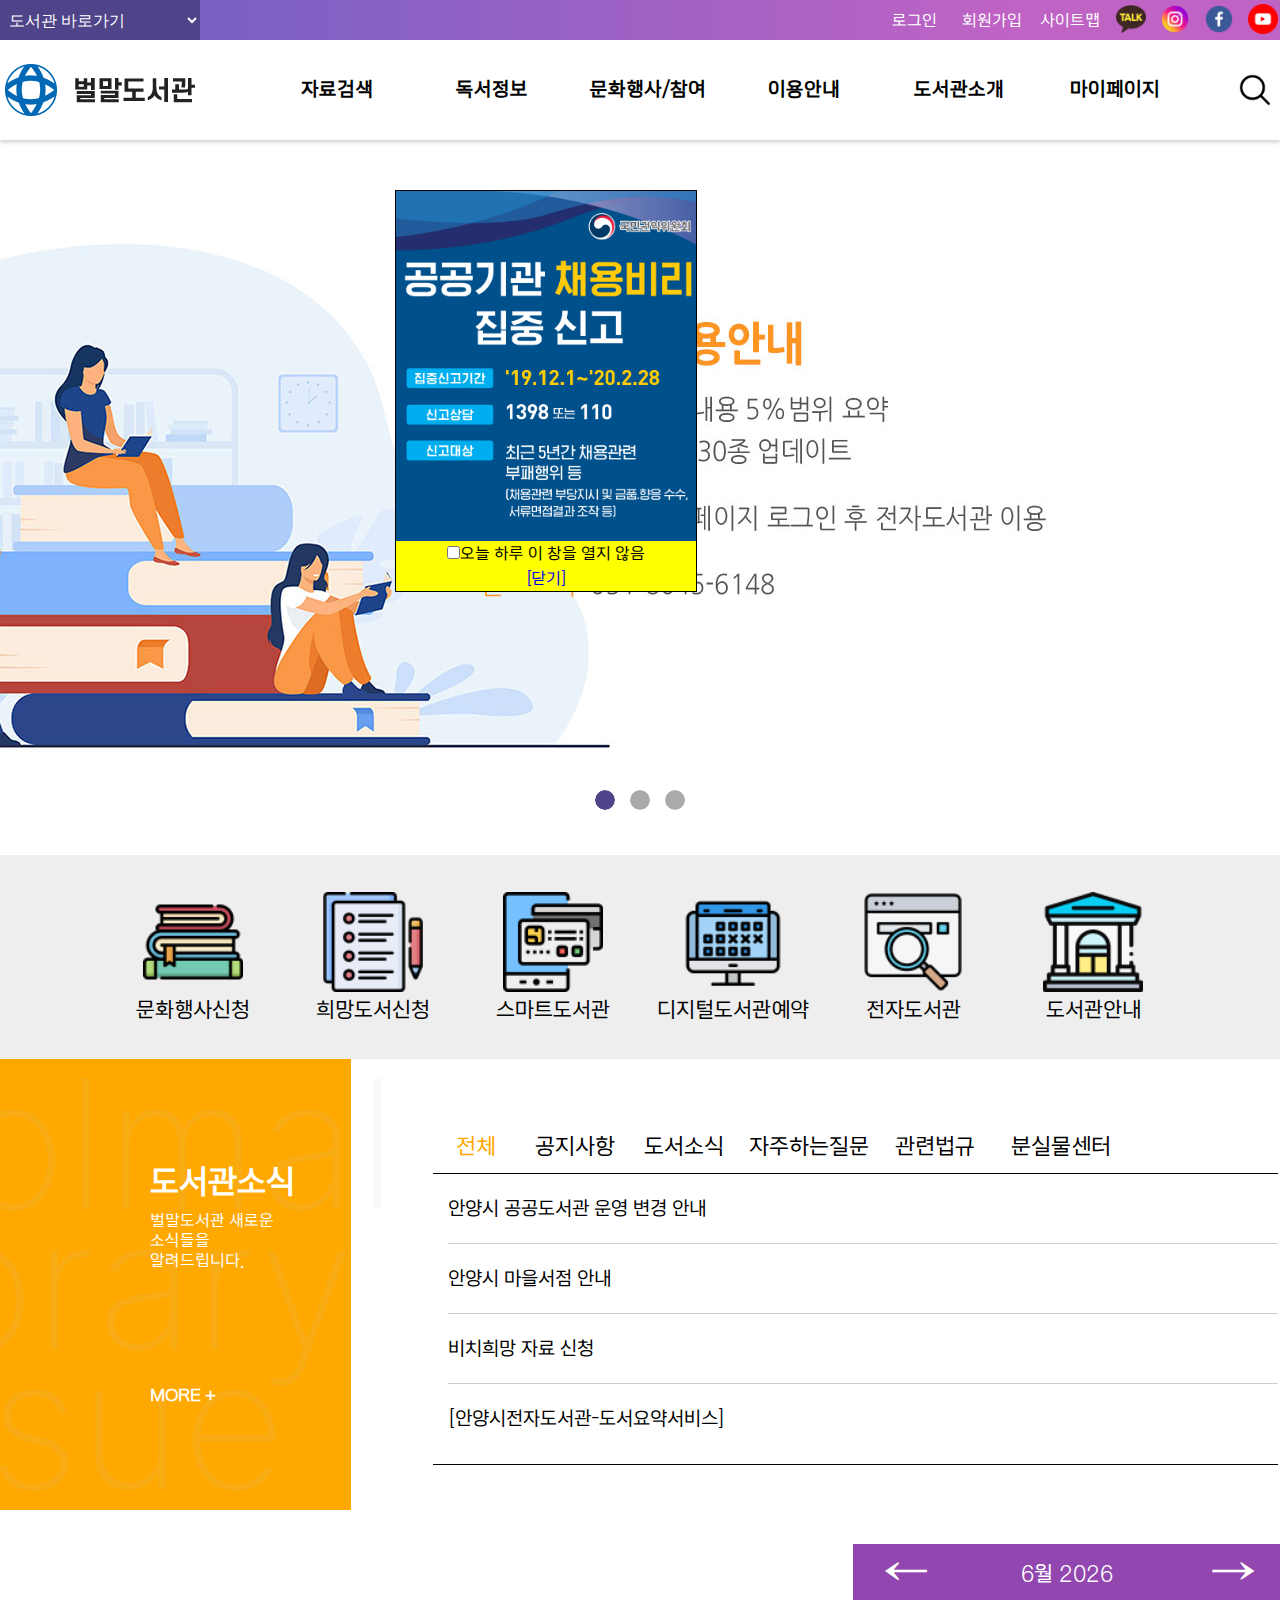
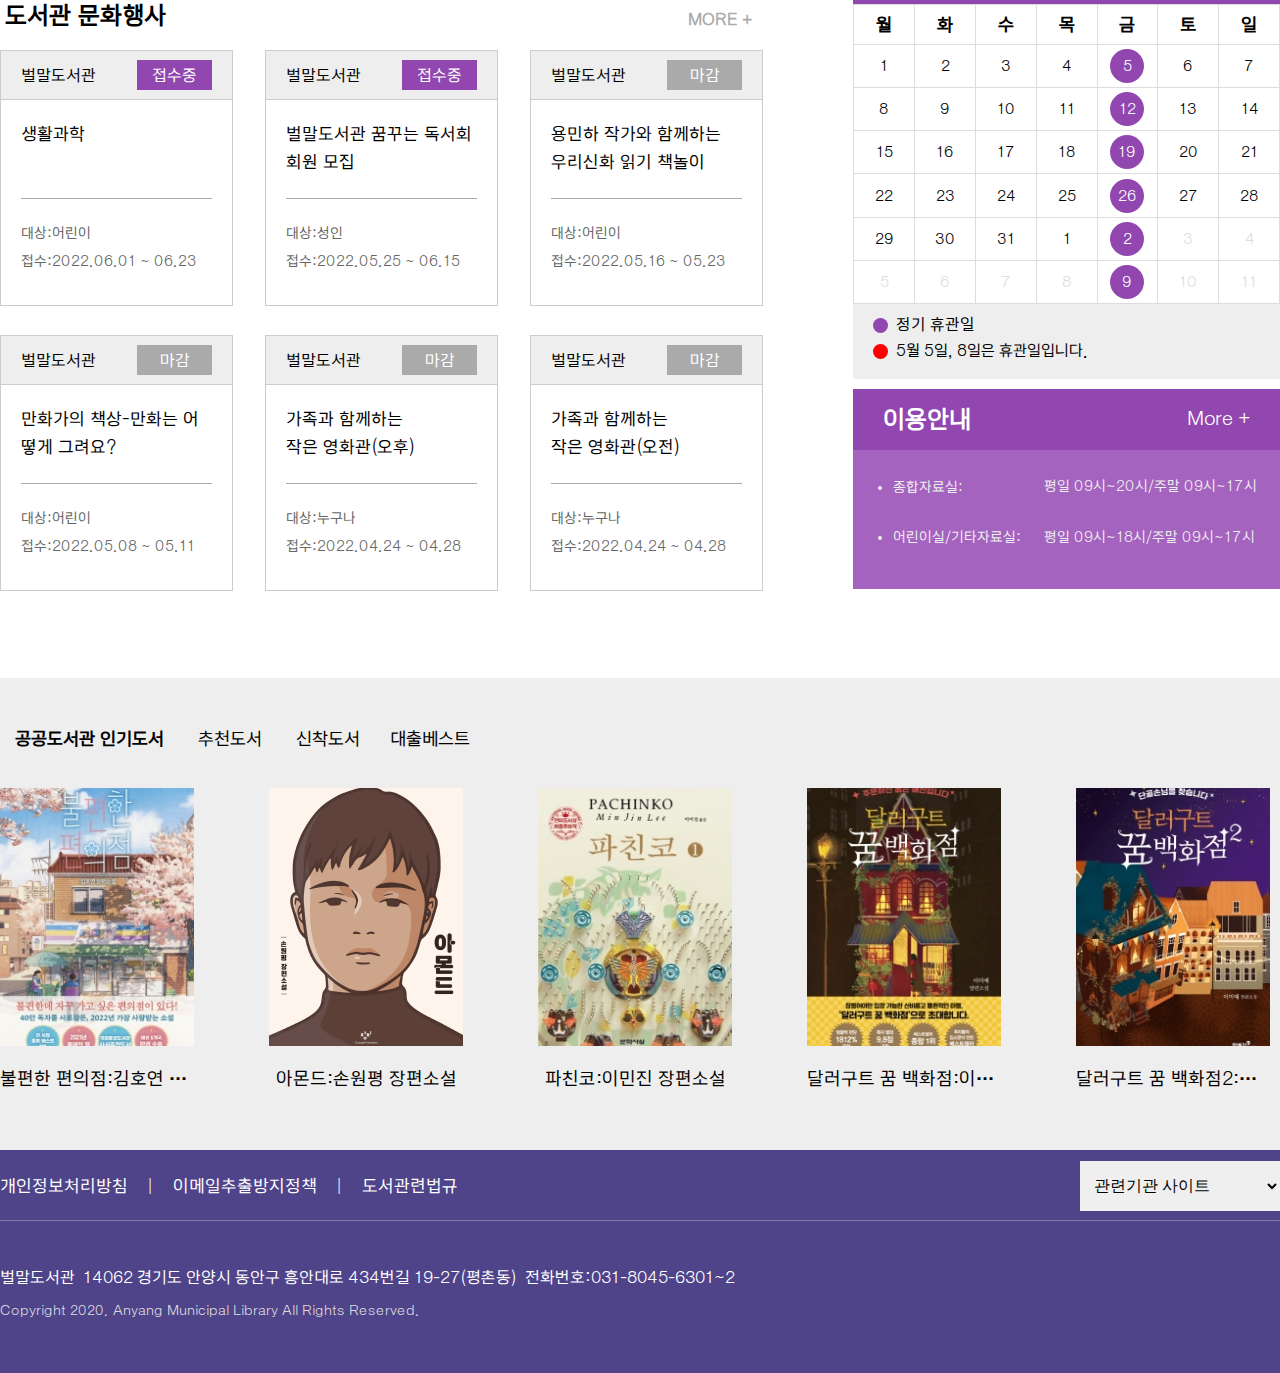
<file: index.html>
<!DOCTYPE html>
<html lang="ko">

<head>
    <meta charset="UTF-8">
    <meta name="viewport" content="width=device-width, initial-scale=1.0">
    <title>벌말도서관</title>
    <link rel="stylesheet" href="./css/style.css">
    <link rel="shortcut icon" href="./img/favi.ico">
    <script src="https://code.jquery.com/jquery-3.6.0.min.js"></script>
    <script src="./js/jquery-1.9.1.min.js"></script>
    <script src="./js/script.js"></script>
    <script>
        //쿠키생성..이름name,값value,유효기간expiredays
        function setCookie(name, value, expiredays) {

            var todayDate = new Date();

            // .setDate()메서드는 현재 설정된 월의 시작 부분을 기준으로 Date객체의 날짜를 설정.
            //.getDate() 현재의 날짜와 시간을 가져오는 메서드
            todayDate.setDate(todayDate.getDate() + expiredays);

            //toUTCString 국제표준시 excape 문자..
            //document.cookie는 도큐멘트와 연관된 쿠키를 읽고 쓰게함.
            document.cookie = name + "=" + escape(value) + "; path=/; expires=" + todayDate.toUTCString() + ";"

        }

        //닫기버튼을 클릭하면 쿠키가 생성되면서 닫히도록
        function closeWin() {
            if (document.notice_form.chkbok.checked) {
                setCookie("pop_wrap", "done", 1); //1이면 1일 (1일동안보이지않게)
            }
            document.all['pop_wrap'].style.visibility = "hidden";
        }
    </script>
</head>

<body>
    <div id="pop_wrap">
        <div id="pop">
            <ul>
                <li>

                </li>
                <li>
                    <form action="#" name="notice_form">
                        <p>
                            <input type="checkbox" name="chkbok" value="checkbox">오늘 하루 이 창을 열지 않음 <br>
                            <a href="javascript:closeWin()">[닫기]</a>
                        </p>
                    </form>
                </li>
            </ul>
        </div>
    </div>
    <script>
        cookiedata = document.cookie; //브라우저에서도 쿠키에 접근가능하도록
        if (cookiedata.indexOf("pop_wrap=done") < 0) {
            document.all['pop_wrap'].style.visibility = "visible"; // visible 보여지게.
        } else {
            document.all['pop_wrap'].style.visibility = "hidden";
        }
    </script>
    <header>
        <div id="purple_zone">
            <div id="custom">
                <div class="custom_form">

                    <form action="#">
                        <select  name="library" id="library" onchange="if(this.value) window.open(this.value)";>
                            <option selected>도서관 바로가기</option>
                            <option value="https://lib.anyang.go.kr/seoksu/index.do">석수도서관</option>
                            <option value="https://lib.anyang.go.kr/manan/index.do">만안도서관</option>
                            <option value="https://lib.anyang.go.kr/samdeok/index.do">삼덕도서관</option>
                            <option value="https://lib.anyang.go.kr/bakdal/index.do">박달도서관</option>
                            <option value="https://lib.anyang.go.kr/pyeongchon/index.do">평촌도서관</option>
                            <option value="#none">관양도서관</option>
                            <option value="#none">비산도서관</option>
                            <option value="#none">호계도서관</option>
                            <option value="#none">어린이도서관</option>
                            <option value="#none">벌말도서관</option>
                            <option value="#none">작은도서관</option>
                            <option value="#none">독서마라톤</option>
                        </select>


                    </form>


                </div>


                <div id="custom_menu">
                    <div><a href="./login.html">로그인</a></div>
                    <div><a href="#none">회원가입</a></div>
                    <div><a href="#none">사이트맵</a></div>
                    <div><a href="https://pf.kakao.com/_MxfxkLT"><img width="30" src="./img/kakao.png" alt="카카오톡"></a></div>
                    <div><a href="https://www.instagram.com/accounts/login/?next=/anyanglib/"><img width="30" src="./img/insta.png" alt="인스타그램"></a></div>
                    <div><a href="#none"><img width="30" src="./img/face.png" alt="페이스북"></a></div>
                    <div><a href="https://www.youtube.com/channel/UCOTyiNx6Di5A_Yn4SrzNMzg"><img width="30" src="./img/you.png" alt="유튜브"></a></div>
                </div>

            </div>

            <div id="nav_wrap">
                <div class="logo">
                    <a href="index.html">
                        <h1>Logo</h1>
                    </a>
                </div>

                <nav>
                    <div>
                        <p><a href="./sub1.html">자료검색</a></p>
                        <p><a href="./sub2.html">독서정보</a></p>
                        <p><a href="./sub3.html">문화행사/참여</a></p>
                        <p><a href="./news.html">이용안내</a></p>
                        <p><a href="./sub4.html">도서관소개</a></p>
                        <p><a href="#none">마이페이지</a></p>
                        <div id="sub_wrap">
                            <div id="wrapwrap">
                                <div id="sub_menu_wrap">
                                    <dl class="sub_menu">
                                        <dt><a href="./sub1.html">소장자료검색</a></dt>
                                        <dd><a href="#none">주제별검색</a></dd>
                                        <dd><a href="#none">신착자료검색</a></dd>
                                        <dd><a href="#none">정기간행물검색</a></dd>
                                        <dd><a href="#none">비치희망도서선정</a></dd>
                                    </dl>
                                    <dl class="sub_menu">
                                        <dt><a href="./sub2.html">사서추천도서</a></dt>
                                        <dd><a href="#none">도서대출베스트</a></dd>
                                        <dd><a href="#none">원문/학술정보</a></dd>
                                        <dd><a href="#none">향토자료(경기도메모리)</a></dd>
                                        <dd><a href="#none">도서관특성화</a></dd>
                                        <dd><a href="#none">공공도서관인기도서</a></dd>
                                        <dd><a href="#none">도서기증안내</a></dd>
                                    </dl>
                                    <dl class="sub_menu">
                                        <dt><a href="./sub3.html">독서마라톤</a></dt>
                                        <dd><a href="#none">문화행사신청</a></dd>
                                        <dd><a href="#none">영화상영</a></dd>
                                        <dd><a href="#none">스마트영어도서관</a></dd>
                                        <dd><a href="#none">북스타트</a></dd>
                                        <dd><a href="#none">견학신청</a></dd>
                                        <dd><a href="#none">설문조사</a></dd>
                                    </dl>
                                    <dl class="sub_menu">
                                        <dt><a href="./news.html">공지사항</a></dt>
                                        <dd><a href="#none">자주하는질문</a></dd>
                                        <dd><a href="#none">도서관이용안내</a></dd>
                                        <dd><a href="#none">상호대차</a></dd>
                                        <dd><a href="#none">모바일앱</a></dd>
                                        <dd><a href="#none">스마트도서관</a></dd>
                                        <dd><a href="#none">책배달서비스</a></dd>
                                        <dd><a href="#none">전자도서관</a></dd>
                                        <dd><a href="#none">도서관에바란다</a></dd>
                                        <dd><a href="#none">분실물센터</a></dd>
                                    </dl>
                                    <dl class="sub_menu">
                                        <dt><a href="#none">일반현황</a></dt>
                                        <dd><a href="#none">조직/직원정보</a></dd>
                                        <dd><a href="#none">도서관관련법규</a></dd>
                                        <dd><a href="#none">찾아오시는길</a></dd>
                                    </dl>
                                    <dl class="sub_menu">
                                        <dt><a href="#none">나의정보</a></dt>
                                        <dd><a href="#none">도서이용내역</a></dd>
                                        <dd><a href="#none">상호대차조회</a></dd>
                                        <dd><a href="#none">관심도서목록</a></dd>
                                        <dd><a href="#none">추천도서목록</a></dd>
                                        <dd><a href="#none">희망도서신청조회</a></dd>
                                        <dd><a href="#none">문화행사신청조회</a></dd>
                                        <dd><a href="#none">견학신청조회</a></dd>
                                        <dd><a href="#none">나의게시글조회</a></dd>
                                    </dl>
                                </div>
                            </div>
                        </div>
                    </div>

                </nav>
                <button class="search openS"></button>
                



            </div>
            <div id="search_tab">
                
                <div id="tab_wrap">

                    <div id="tab_form">
                        <form>
                            <select id="search_tab_select">
                                <option value="#none" selected>소장자료</option>
                                <option value="#none">홈페이지</option>
                            </select>

                            <input type="text" class="text" id="search_tap_text" name="search" title="검색어입력"
                                placeholder="검색어를 입력하세요.">
                            <button class="search_ok">검색</button>
                        </form>
                        <ul>
                            <li class="h3size">인기검색어</li>
                            <li><a href="#none">파친코</a></li>
                            <li><a href="#none">어린왕자</a></li>
                            <li><a href="#none">경제</a></li>
                            <li><a href="#none">작별인사</a></li>
                            <li><a href="#none">전천당</a></li>
                        </ul>
                    </div>
                    <button class="search closeS"></button>
                </div>

              
          
            </div>

            
        </div>
    </header>

    <section>
        <div id="main_visual">

            <div id="main_banner">
                <ul>
                    <li class="visual_0">
                        <a href="#none"></a>
                    </li>
                    <li class="visual_1">
                        <a href="#none"></a>
                    </li>
                    <li class="visual_2">
                        <a href="#none"></a>
                    </li>
                </ul>

            </div>
            <ul class="banner_btn">
                <li class="Bon"><a href="#none">1</a></li>
                <li><a href="#none">2</a></li>
                <li><a href="#none">3</a></li>
            </ul>
        </div>

        <div id="contents_banner">

            <ul id="cb_wrap">
                <li>
                    <a href="./sub3.html"><img src="./img/system1.png" alt="book" width="100"><br>문화행사신청</a>
                </li>
                <li>
                    <a href="#none"><img src="./img/system2.png" alt="book" width="100"><br>희망도서신청</a>
                </li>
                <li>
                    <a href="#none"><img src="./img/system3.png" alt="book" width="100"><br>스마트도서관</a>
                </li>
                <li>
                    <a href="#none"><img src="./img/system4.png" alt="book" width="100"><br> 디지털도서관예약</a>
                </li>
                <li>
                    <a href="./sub1.html"><img src="./img/system5.png" alt="book" width="100"><br> 전자도서관</a>
                </li>
                <li>
                    <a href="./news.html"><img src="./img/system6.png" alt="book" width="100"><br> 도서관안내</a>
                </li>
            </ul>
        </div>

        <div id="news_cont">

            <div id="news_wrap">
                <div class="news_more">
                    <h2>도서관소식</h2>
                    <p>벌말도서관 새로운<br>소식들을<br>알려드립니다.</p>
                    <a class="more_btn" href="./news.html">MORE +</a>
                </div>




                <div id="news_menu">
                    <div id="news_nav">
                        <ul>
                            <li class="on"><a href="#none">전체</a>
                                <ul id="news_page1">
                                    <li><a href="#none">안양시 공공도서관 운영 변경 안내</a></li>
                                    <li><a href="#none">안양시 마을서점 안내</a></li>
                                    <li><a href="#none">비치희망 자료 신청</a></li>
                                    <li><a href="#none">[안양시전자도서관-도서요약서비스]</a></li>
                                </ul>
                            </li>
                            <li><a href="#none">공지사항</a>
                                <ul id="news_page2">
                                    <li><a href="#none">호계도서관 임시 휴관 공고</a></li>
                                    <li><a href="#none">안양시 마을서점 안내</a></li>
                                    <li><a href="#none">내 손으로 뽑는 올해의 책!</a></li>
                                    <li><a href="#none">안양시 공공도서관 운영시간 변경 안내</a></li>
                                </ul>
                            </li>
                            <li><a href="#none">도서소식</a>
                                <ul id="news_page3">
                                    <li><a href="#none">안양시 공공도서관 운영 변경 안내</a></li>
                                    <li><a href="#none">내 손으로 뽑는 올해의 책!</a></li>
                                    <li><a href="#none">원문/학술정보</a></li>
                                    <li><a href="#none">올해의 책</a></li>
                                </ul>
                            </li>
                            <li><a href="#none">자주하는질문</a>
                                <ul id="news_page4">
                                    <li><a href="#none">비치희망 자료 신청</a></li>
                                    <li><a href="#none">시립도서관 SNS</a></li>
                                    <li><a href="#none">북스타트 책꾸러미 수령 방법</a></li>
                                    <li><a href="#none">회원가입이 안 돼요</a></li>
                                </ul>
                            </li>
                            <li><a href="#none">관련법규</a>
                                <ul id="news_page5">
                                    <li><a href="#none">도서관법</a></li>
                                    <li><a href="#none">도서관법 시행령</a></li>
                                    <li><a href="#none">도서관법 시행규칙</a></li>
                                    <li><a href="#none">도서관 행정 서비스 헌장</a></li>
                                </ul>
                            </li>
                            <li><a href="#none">분실물센터</a>
                                <ul id="news_page6">
                                    <li><a href="#none">등록된 게시글이 없습니다</a></li>
                                </ul>
                            </li>
                        </ul>
                    </div>
                    
                </div>
            </div>
        </div>

        <div id="event">
            <div id="event_wrap">

                <div id="event_list">
                    <h2>도서관 문화행사
                        <a class="eventlist_btn" href="#none">MORE +</a>
                    </h2>
                    <div id="list_wrap">

                        <div class="eventbtn">
                            <a href="#none">
                                <p class="top">
                                    벌말도서관<span class="open"></span>
                                </p>

                                <p class="mid">생활과학</p>
                                <p class="bottom">대상:어린이 <br>접수:2022.06.01 ~ 06.23</p>
                            </a>
                        </div>

                        <div class="eventbtn">
                            <a href="#none">
                                <p class="top">
                                    벌말도서관<span class="open"></span>
                                </p>

                                <p class="mid">벌말도서관 꿈꾸는 독서회<br> 회원 모집</p>
                                <p class="bottom">대상:성인 <br>접수:2022.05.25 ~ 06.15</p>
                            </a>
                        </div>
                        <div class="eventbtn">
                            <a href="#none">
                                <p class="top">
                                    벌말도서관<span class="close"></span>
                                </p>

                                <p class="mid">용민하 작가와 함께하는 <br> 우리신화 읽기 책놀이</p>
                                <p class="bottom">대상:어린이 <br>접수:2022.05.16 ~ 05.23</p>
                            </a>
                        </div>
                        <div class="eventbtn">
                            <a href="#none">
                                <p class="top">
                                    벌말도서관<span class="close"></span>
                                </p>

                                <p class="mid">만화가의 책상-만화는 어떻게 그려요?</p>
                                <p class="bottom">대상:어린이 <br>접수:2022.05.08 ~ 05.11</p>
                            </a>
                        </div>
                        <div class="eventbtn">
                            <a href="#none">
                                <p class="top">
                                    벌말도서관<span class="close"></span>
                                </p>

                                <p class="mid">가족과 함께하는 <br>작은 영화관(오후)</p>
                                <p class="bottom">대상:누구나 <br>접수:2022.04.24 ~ 04.28</p>
                            </a>
                        </div>
                        <div class="eventbtn">
                            <a href="#none">
                                <p class="top">
                                    벌말도서관<span class="close"></span>
                                </p>

                                <p class="mid">가족과 함께하는 <br>작은 영화관(오전)</p>
                                <p class="bottom">대상:누구나 <br>접수:2022.04.24 ~ 04.28</p>
                            </a>
                        </div>
                    </div>
                </div>

                <div id="aside_wrap">
                    <aside id="date">
                        <!-- 도서관달력 -->

                        <div id="calendar">


                            <!--<input type="text" class="date">-->

                            <div id="disp">
                                <div id="prev" class="nav">&larr;</div>
                                <div id="month">Hello world</div>
                                <div id="next" class="nav">&rarr;</div>
                            </div>
                            <div id="cal"></div>
                            <div id="calHelp">
                                <div class="first active"><i>A</i> <b id="sel1text">정기 휴관일</b></div>
                                <div class="disabled"><i>B</i> <b id="sel2text">5월 5일, 8일은 휴관일입니다.</b></div>
                            </div>


                        </div><!-- /#calendar -->



                        <!--     <div class="more"><a href="/beolmal/calendar.do?searchMonth=2022-05"><span class="blind">도서관일정 더보기</span></a></div> -->
                    </aside>


                    <aside id="use_info">
                        <h2>이용안내<a href="#none">More +</a></h2>
                        <div id="time_info">
                            <ul>
                                <li>
                                    종합자료실:

                                </li>
                                <li>
                                    어린이실/기타자료실:

                                </li>
                            </ul>
                            <p>평일 09시~20시/주말 09시~17시</p>
                            <p>평일 09시~18시/주말 09시~17시</p>
                        </div>
                    </aside>
                </div>
            </div>


        </div><!-- #event -->



        <div id="rank">
            <div id="rank_wrap">
                <ul id="rankbtn">
                    <li class="rankon">공공도서관 인기도서
                        <ul id="rank_books">
                            <li class="rank_book"><a href="#none"><img src="./img/book1.png" alt="book"></a><a
                                    href="#none">불편한 편의점:김호연 장편소설</a>
                            </li>
                            <li class="rank_book"><a href="#none"><img src="./img/book2.png" alt="book"></a><a
                                    href="#none">아몬드:손원평 장편소설</a>
                            </li>
                            <li class="rank_book"><a href="#none"><img src="./img/book3.png" alt="book"></a><a
                                    href="#none">파친코:이민진 장편소설</a>
                            </li>
                            <li class="rank_book"><a href="#none"><img src="./img/book4.png" alt="book"></a><a
                                    href="#none">달러구트 꿈 백화점:이미예</a>
                            </li>
                            <li class="rank_book"><a href="#none"><img src="./img/book5.png" alt="book"></a><a
                                    href="#none">달러구트 꿈 백화점2:이미예</a></li>
                        </ul>
                    </li>

                    <li>추천도서
                        <ul id="rank_books1">

                            <li class="rank_book"><a href="#none"><img src="./img/book4.png" alt="book"></a><a
                                    href="#none">달러구트 꿈 백화점:이미예</a>
                            </li>

                            <li class="rank_book"><a href="#none"><img src="./img/book3.png" alt="book"></a><a
                                    href="#none">파친코:이민진 장편소설</a>
                            </li>
                            <li class="rank_book"><a href="#none"><img src="./img/book1.png" alt="book"></a><a
                                    href="#none">불편한 편의점:김호연 장편소설</a>
                            </li>
                            <li class="rank_book"><a href="#none"><img src="./img/book2.png" alt="book"></a><a
                                    href="#none">아몬드:손원평 장편소설</a>
                            </li>

                            <li class="rank_book"><a href="#none"><img src="./img/book5.png" alt="book"></a><a
                                    href="#none">달러구트 꿈 백화점2:이미예</a></li>
                        </ul>
                    </li>

                    <li>신착도서
                        <ul id="rank_books2">
                            <li class="rank_book"><a href="#none"><img src="./img/book1.png" alt="book"></a><a
                                    href="#none">불편한 편의점:김호연 장편소설</a>
                            </li>
                            <li class="rank_book"><a href="#none"><img src="./img/book2.png" alt="book"></a><a
                                    href="#none">아몬드:손원평 장편소설</a>
                            </li>
                            <li class="rank_book"><a href="#none"><img src="./img/book5.png" alt="book"></a><a
                                    href="#none">달러구트 꿈 백화점2:이미예</a></li>
                            <li class="rank_book"><a href="#none"><img src="./img/book3.png" alt="book"></a><a
                                    href="#none">파친코:이민진 장편소설</a>
                            </li>
                            <li class="rank_book"><a href="#none"><img src="./img/book4.png" alt="book"></a><a
                                    href="#none">달러구트 꿈 백화점:이미예</a>
                            </li>

                        </ul>

                    <li>대출베스트
                        <ul id="rank_books3">

                            <li class="rank_book"><a href="#none"><img src="./img/book4.png" alt="book"></a><a
                                    href="#none">달러구트 꿈 백화점:이미예</a>
                            </li>

                            <li class="rank_book"><a href="#none"><img src="./img/book3.png" alt="book"></a><a
                                    href="#none">파친코:이민진 장편소설</a>
                            </li>
                            <li class="rank_book"><a href="#none"><img src="./img/book1.png" alt="book"></a><a
                                    href="#none">불편한 편의점:김호연 장편소설</a>
                            </li>
                            <li class="rank_book"><a href="#none"><img src="./img/book2.png" alt="book"></a><a
                                    href="#none">아몬드:손원평 장편소설</a>
                            </li>

                            <li class="rank_book"><a href="#none"><img src="./img/book5.png" alt="book"></a><a
                                    href="#none">달러구트 꿈 백화점2:이미예</a></li>
                        </ul>
                    </li>
                </ul>


            </div> <!-- #rank_wrap -->
        </div> <!-- #rank -->
    </section>

    <footer>

        <div id="ftcolor_gray">
            <div id="gray_wrap">
                <ul id="footer_btn">
                    <li><a href="#none">개인정보처리방침</a></li>
                    <li><a href="#none">이메일추출방지정책</a></li>
                    <li><a href="#none">도서관련법규</a></li>

                </ul>
                <div id="footer_form">
                    <form>
                        <select name="family" id="family_site" onchange="if(this.value) window.open(this.value)">
                            <option selected>관련기관 사이트</option>
                            <option value="https://www.nl.go.kr/">국립중앙도서관</option>
                            <option value="https://www.nlcy.go.kr/">국가전자도서관</option>
                            <option value="#none">국립어린이청소년도서관</option>
                            <option value="#none">국회도서관</option>
                            <option value="#none">경기도사이버도서관</option>
                            <option value="#none">경기도메모리</option>
                            <option value="#none">책바다</option>
                            <option value="#none">책나래</option>
                            <option value="#none">책이음</option>
                            <option value="#none">안양시청</option>
                            <option value="#none">안양시평생교육원</option>
                            <option value="#none">안녕,안양</option>
                            <option value="#none">사서에게물어보세요</option>
                            <option value="#none">국립중앙장애인도서관</option>
                        </select>
                    </form>
                </div>
            </div>
        </div>
        <div id="ftcolor_white">

            <div id="footer_info">
                <p>
                    벌말도서관&nbsp; 14062 경기도 안양시 동안구 흥안대로 434번길 19-27(평촌동)&nbsp; 전화번호:031-8045-6301~2 <br>
                    <span>Copyright 2020. Anyang Municipal Library All Rights Reserved.</span>
                </p>
            </div>
        </div>




    </footer>
    <script src="http://cdnjs.cloudflare.com/ajax/libs/jquery/2.1.3/jquery.min.js"></script>
    <script src="./js/index.js"></script>

</body>

</html>
</file>
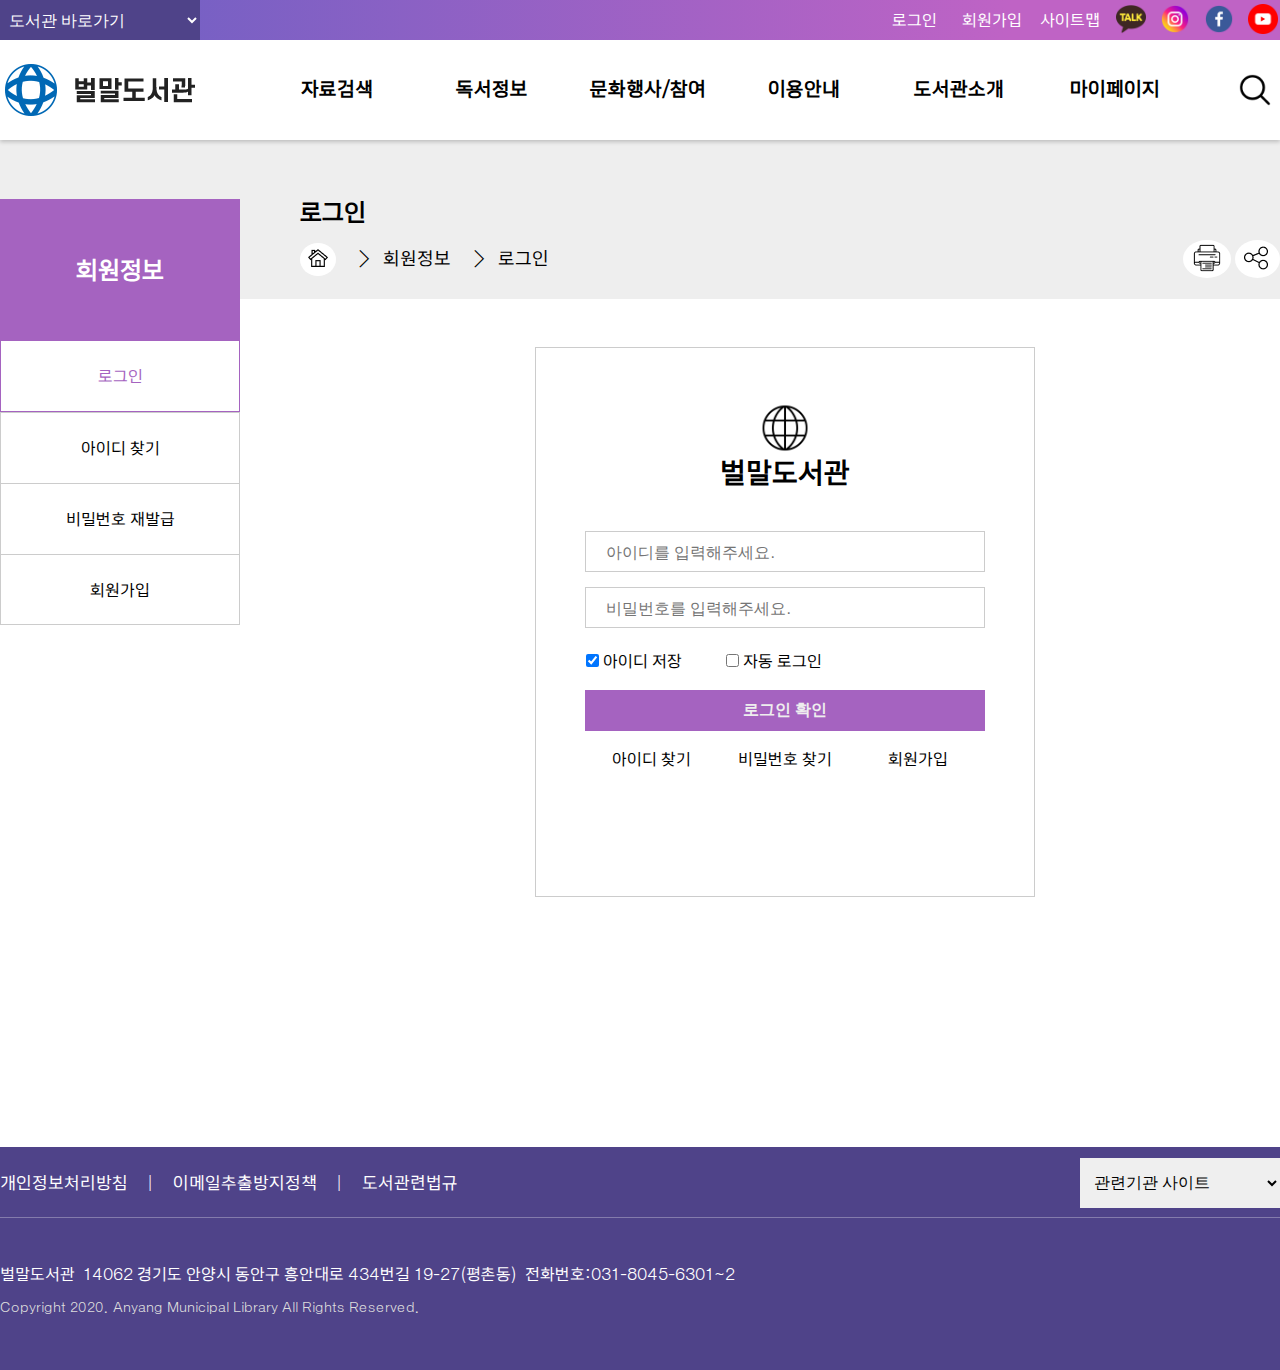
<file: login.html>
<!DOCTYPE html>
<html lang="en">

<head>
    <meta charset="UTF-8">
    <meta name="viewport" content="width=device-width, initial-scale=1.0">
    <title>벌말도서관</title>
    <link rel="stylesheet" href="./css/login.css">
    <link rel="shortcut icon" href="./img/favi.ico">

    <script src="./js/jquery-1.9.1.min.js"></script>
    <script src="./js/script.js"></script>
</head>

<body>
    <div id="pop_wrap">
        <div id="pop">
            <ul>
                <li>

                </li>
                <li>
                    <form action="#" name="notice_form">
                        <p>
                            <input type="checkbox" name="chkbok" value="checkbox">오늘 하루 이 창을 열지 않음 <br>
                            <a href="javascript:closeWin()">[닫기]</a>
                        </p>
                    </form>
                </li>
            </ul>
        </div>
    </div>
    <script>
        
    </script>
      <header>
        <div id="purple_zone">
            <div id="custom">
                <div class="custom_form">

                    <form action="#">
                        <select  name="library" id="library" onchange="if(this.value) window.open(this.value)";>
                            <option selected>도서관 바로가기</option>
                            <option value="https://lib.anyang.go.kr/seoksu/index.do">석수도서관</option>
                            <option value="https://lib.anyang.go.kr/manan/index.do">만안도서관</option>
                            <option value="https://lib.anyang.go.kr/samdeok/index.do">삼덕도서관</option>
                            <option value="https://lib.anyang.go.kr/bakdal/index.do">박달도서관</option>
                            <option value="https://lib.anyang.go.kr/pyeongchon/index.do">평촌도서관</option>
                            <option value="#none">관양도서관</option>
                            <option value="#none">비산도서관</option>
                            <option value="#none">호계도서관</option>
                            <option value="#none">어린이도서관</option>
                            <option value="#none">벌말도서관</option>
                            <option value="#none">작은도서관</option>
                            <option value="#none">독서마라톤</option>
                        </select>


                    </form>


                </div>


                <div id="custom_menu">
                    <div><a href="./login.html">로그인</a></div>
                    <div><a href="#none">회원가입</a></div>
                    <div><a href="#none">사이트맵</a></div>
                    <div><a href="#none"><img width="30" src="./img/kakao.png" alt="카카오톡"></a></div>
                    <div><a href="#none"><img width="30" src="./img/insta.png" alt="인스타그램"></a></div>
                    <div><a href="#none"><img width="30" src="./img/face.png" alt="페이스북"></a></div>
                    <div><a href="#none"><img width="30" src="./img/you.png" alt="유튜브"></a></div>
                </div>

            </div>

            <div id="nav_wrap">
                <div class="logo">
                    <a href="index.html">
                        <h1>Logo</h1>
                    </a>
                </div>

                <nav>
                    <div>
                        <p><a href="./sub1.html">자료검색</a></p>
                        <p><a href="./sub2.html">독서정보</a></p>
                        <p><a href="./sub3.html">문화행사/참여</a></p>
                        <p><a href="./news.html">이용안내</a></p>
                        <p><a href="./sub4.html">도서관소개</a></p>
                        <p><a href="#none">마이페이지</a></p>
                        <div id="sub_wrap">
                            <div id="wrapwrap">
                                <div id="sub_menu_wrap">
                                    <dl class="sub_menu">
                                        <dt><a href="./sub1.html">소장자료검색</a></dt>
                                        <dd><a href="#none">주제별검색</a></dd>
                                        <dd><a href="#none">신착자료검색</a></dd>
                                        <dd><a href="#none">정기간행물검색</a></dd>
                                        <dd><a href="#none">비치희망도서선정</a></dd>
                                    </dl>
                                    <dl class="sub_menu">
                                        <dt><a href="./sub2.html">사서추천도서</a></dt>
                                        <dd><a href="#none">도서대출베스트</a></dd>
                                        <dd><a href="#none">원문/학술정보</a></dd>
                                        <dd><a href="#none">향토자료(경기도메모리)</a></dd>
                                        <dd><a href="#none">도서관특성화</a></dd>
                                        <dd><a href="#none">공공도서관인기도서</a></dd>
                                        <dd><a href="#none">도서기증안내</a></dd>
                                    </dl>
                                    <dl class="sub_menu">
                                        <dt><a href="./sub3.html">독서마라톤</a></dt>
                                        <dd><a href="#none">문화행사신청</a></dd>
                                        <dd><a href="#none">영화상영</a></dd>
                                        <dd><a href="#none">스마트영어도서관</a></dd>
                                        <dd><a href="#none">북스타트</a></dd>
                                        <dd><a href="#none">견학신청</a></dd>
                                        <dd><a href="#none">설문조사</a></dd>
                                    </dl>
                                    <dl class="sub_menu">
                                        <dt><a href="./news.html">공지사항</a></dt>
                                        <dd><a href="#none">자주하는질문</a></dd>
                                        <dd><a href="#none">도서관이용안내</a></dd>
                                        <dd><a href="#none">상호대차</a></dd>
                                        <dd><a href="#none">모바일앱</a></dd>
                                        <dd><a href="#none">스마트도서관</a></dd>
                                        <dd><a href="#none">책배달서비스</a></dd>
                                        <dd><a href="#none">전자도서관</a></dd>
                                        <dd><a href="#none">도서관에바란다</a></dd>
                                        <dd><a href="#none">분실물센터</a></dd>
                                    </dl>
                                    <dl class="sub_menu">
                                        <dt><a href="#none">일반현황</a></dt>
                                        <dd><a href="#none">조직/직원정보</a></dd>
                                        <dd><a href="#none">도서관관련법규</a></dd>
                                        <dd><a href="#none">찾아오시는길</a></dd>
                                    </dl>
                                    <dl class="sub_menu">
                                        <dt><a href="#none">나의정보</a></dt>
                                        <dd><a href="#none">도서이용내역</a></dd>
                                        <dd><a href="#none">상호대차조회</a></dd>
                                        <dd><a href="#none">관심도서목록</a></dd>
                                        <dd><a href="#none">추천도서목록</a></dd>
                                        <dd><a href="#none">희망도서신청조회</a></dd>
                                        <dd><a href="#none">문화행사신청조회</a></dd>
                                        <dd><a href="#none">견학신청조회</a></dd>
                                        <dd><a href="#none">나의게시글조회</a></dd>
                                    </dl>
                                </div>
                            </div>
                        </div>
                    </div>

                </nav>
                <button class="search openS"></button>
                



            </div>
            <div id="search_tab">
                
                <div id="tab_wrap">

                    <div id="tab_form">
                        <form>
                            <select id="search_tab_select">
                                <option value="#none" selected>소장자료</option>
                                <option value="#none">홈페이지</option>
                            </select>

                            <input type="text" class="text" id="search_tap_text" name="search" title="검색어입력"
                                placeholder="검색어를 입력하세요.">
                            <button class="search_ok">검색</button>
                        </form>
                        <ul>
                            <li class="h3size">인기검색어</li>
                            <li><a href="#none">파친코</a></li>
                            <li><a href="#none">어린왕자</a></li>
                            <li><a href="#none">경제</a></li>
                            <li><a href="#none">작별인사</a></li>
                            <li><a href="#none">전천당</a></li>
                        </ul>
                    </div>
                    <button class="search closeS"></button>
                </div>

              
          
            </div>

            
        </div>
    </header>


    <section>
        <div id="grayzone"></div>
        <div id="section_wrap">
            <aside id="side_menu">
                <div id="side_menu_list">
                    <div id="sml_banner">회원정보

                    </div>
                    <div id="firstsml_btn"><a href="#none;">로그인</a>

                    </div>

                    <div class="sml_btn"><a href="#none">아이디 찾기</a></div>
                    <div class="sml_btn"><a href="#none">비밀번호 재발급</a></div>
                    <div class="sml_btn"><a href="#none">회원가입</a></div>


                </div>
            </aside>

            <div id="section_contents_wrap">
                <div id="section_contents">
                    <h2>로그인</h2>
                    <div id="h2_link">
                        <div id="from">
                            <a href="./index.html"><img src="./img/home.png" alt="홈"></a>
                            <p>>&nbsp; 회원정보</p>

                            <p>> &nbsp;로그인</p>
                        </div>
                        <div id="print">
                            <a href="#none"><img src="./img/print.png" alt="프린터"></a>
                            <a href="#none"><img src="./img/gi.png" alt="공유하기"></a>
                        </div>
                    </div>
                </div>
            </div>


            <div id="submenu_wrap">
                <div id="login_wrap">
                    <div id="lg_logo">
                        <a href="#"><img src="./img/favi2.ico" alt="로고"></a>
                        <p>벌말도서관

                        </p>
                    </div>

                    <div id="nameid">
                        <form action="#">
                            <input type="text" name="userName" placeholder="아이디를 입력해주세요.">

                        </form>
                    </div>
                    <div id="password">
                        <form action="#">
                            <input type="password" name="userPWD" placeholder="비밀번호를 입력해주세요.">
                        </form>
                    </div>
                    <div id="login_option">
                        <form action="#">
                            <label>
                                <input type="checkbox" value="아이디저장" name="userOption1" checked> 아이디 저장
                            </label>

                            <label>
                                <input type="checkbox" value="자동로그인" name="userOption2"> 자동 로그인
                            </label>
                        </form>
                    </div>

                    <div id="login_ok"><button>로그인 확인</button></div>

                    <div id="id_option">
                        <div class="id_options"><a href="#none">아이디 찾기</a></div>
                        <div class="id_options"><a href="#none">비밀번호 찾기</a></div>
                        <div class="id_options"><a href="#none">회원가입</a></div>
                    </div>
                </div>
            </div>
        </div>




    </section>


     <footer>

        <div id="ftcolor_gray">
            <div id="gray_wrap">
                <ul id="footer_btn">
                    <li><a href="#none">개인정보처리방침</a></li>
                    <li><a href="#none">이메일추출방지정책</a></li>
                    <li><a href="#none">도서관련법규</a></li>

                </ul>
                <div id="footer_form">
                    <form>
                        <select name="family" id="family_site" onchange="if(this.value) window.open(this.value)">
                            <option selected>관련기관 사이트</option>
                            <option value="https://www.nl.go.kr/">국립중앙도서관</option>
                            <option value="https://www.nlcy.go.kr/">국가전자도서관</option>
                            <option value="#none">국립어린이청소년도서관</option>
                            <option value="#none">국회도서관</option>
                            <option value="#none">경기도사이버도서관</option>
                            <option value="#none">경기도메모리</option>
                            <option value="#none">책바다</option>
                            <option value="#none">책나래</option>
                            <option value="#none">책이음</option>
                            <option value="#none">안양시청</option>
                            <option value="#none">안양시평생교육원</option>
                            <option value="#none">안녕,안양</option>
                            <option value="#none">사서에게물어보세요</option>
                            <option value="#none">국립중앙장애인도서관</option>
                        </select>
                    </form>
                </div>
            </div>
        </div>
        <div id="ftcolor_white">

            <div id="footer_info">
                <p>
                    벌말도서관&nbsp; 14062 경기도 안양시 동안구 흥안대로 434번길 19-27(평촌동)&nbsp; 전화번호:031-8045-6301~2 <br>
                    <span>Copyright 2020. Anyang Municipal Library All Rights Reserved.</span>
                </p>
            </div>
        </div>




    </footer>

    <script src="http://cdnjs.cloudflare.com/ajax/libs/jquery/2.1.3/jquery.min.js"></script>
    <script src="./js/index.js"></script>
</body>

</html>
</file>
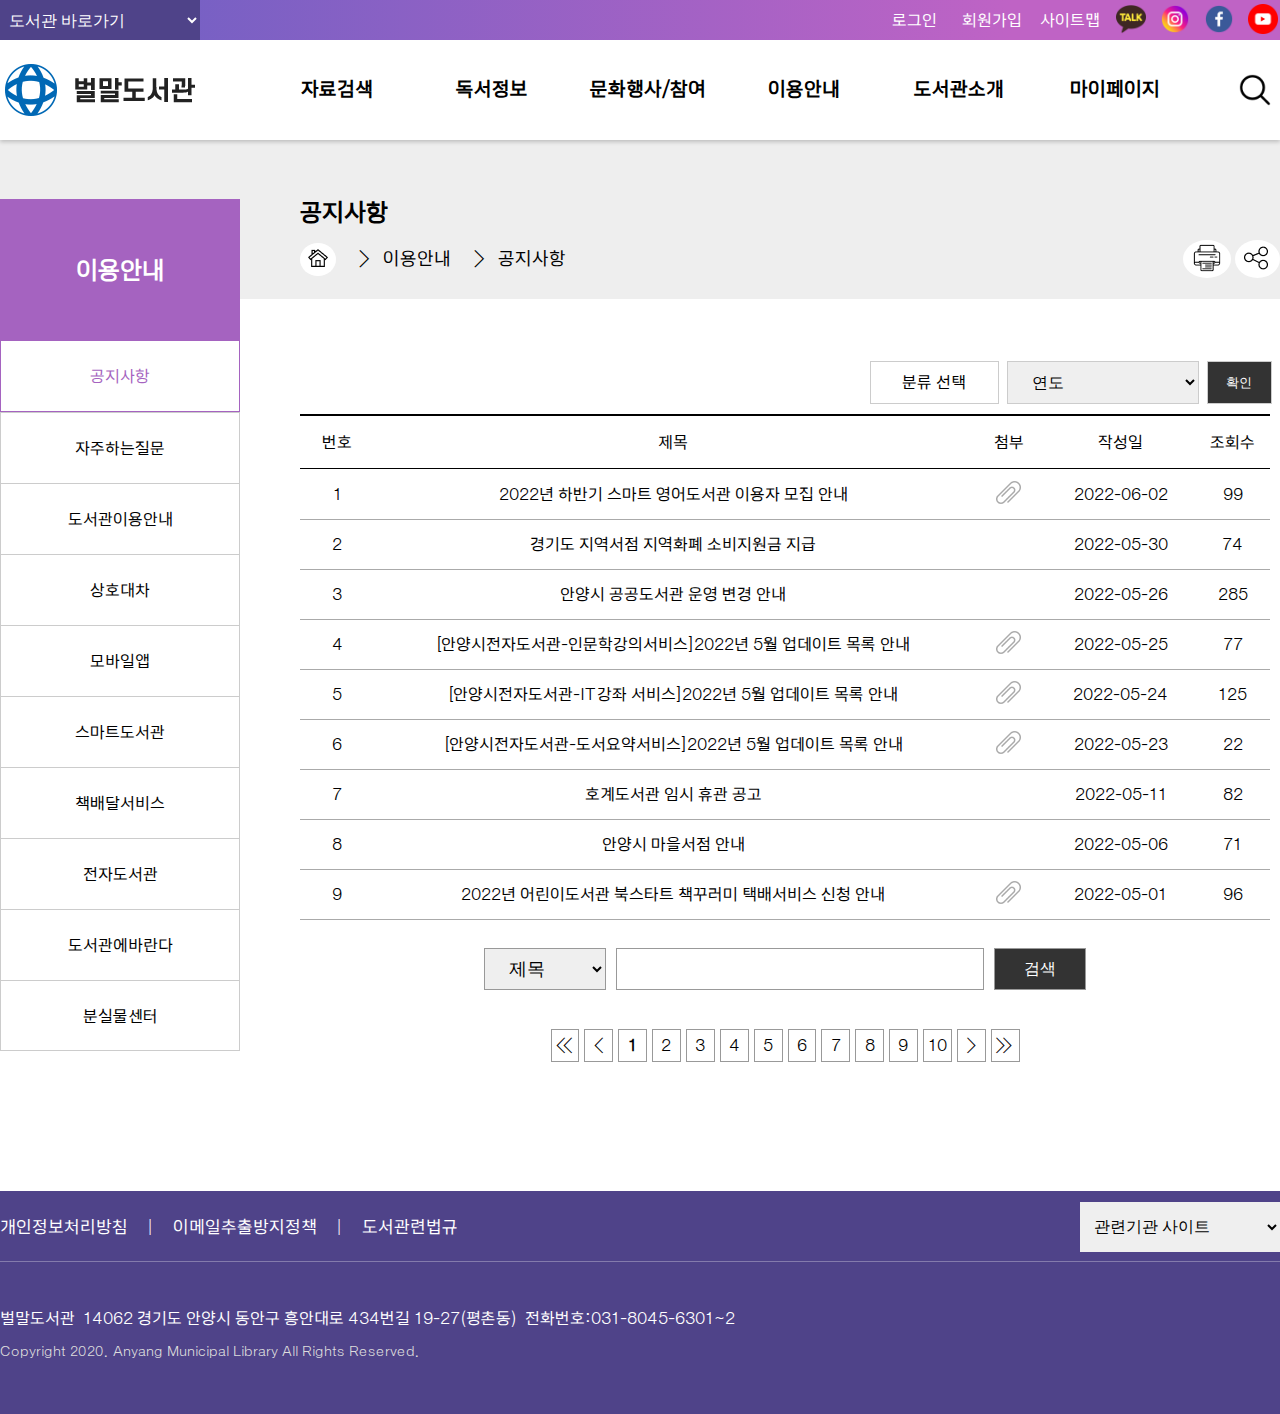
<file: news.html>
<!DOCTYPE html>
<html lang="en">

<head>
    <meta charset="UTF-8">
    <meta name="viewport" content="width=device-width, initial-scale=1.0">
    <title>벌말도서관</title>
    <link rel="stylesheet" href="./css/news.css">
    <link rel="shortcut icon" href="./img/favi.ico">

    <script src="https://code.jquery.com/jquery-3.6.0.min.js"></script>
    <script src="./js/jquery-1.9.1.min.js"></script>
    <script src="./js/script.js"></script>
</head>

<body>
    <div id="pop_wrap">
        <div id="pop">
            <ul>
                <li>

                </li>
                <li>
                    <form action="#" name="notice_form">
                        <p>
                            <input type="checkbox" name="chkbok" value="checkbox">오늘 하루 이 창을 열지 않음 <br>
                            <a href="javascript:closeWin()">[닫기]</a>
                        </p>
                    </form>
                </li>
            </ul>
        </div>
    </div>
    <script>
        
    </script>
     <header>
        <div id="purple_zone">
            <div id="custom">
                <div class="custom_form">

                    <form action="#">
                        <select  name="library" id="library" onchange="if(this.value) window.open(this.value)";>
                            <option selected>도서관 바로가기</option>
                            <option value="https://lib.anyang.go.kr/seoksu/index.do">석수도서관</option>
                            <option value="https://lib.anyang.go.kr/manan/index.do">만안도서관</option>
                            <option value="https://lib.anyang.go.kr/samdeok/index.do">삼덕도서관</option>
                            <option value="https://lib.anyang.go.kr/bakdal/index.do">박달도서관</option>
                            <option value="https://lib.anyang.go.kr/pyeongchon/index.do">평촌도서관</option>
                            <option value="#none">관양도서관</option>
                            <option value="#none">비산도서관</option>
                            <option value="#none">호계도서관</option>
                            <option value="#none">어린이도서관</option>
                            <option value="#none">벌말도서관</option>
                            <option value="#none">작은도서관</option>
                            <option value="#none">독서마라톤</option>
                        </select>


                    </form>


                </div>


                <div id="custom_menu">
                    <div><a href="./login.html">로그인</a></div>
                    <div><a href="#none">회원가입</a></div>
                    <div><a href="#none">사이트맵</a></div>
                    <div><a href="#none"><img width="30" src="./img/kakao.png" alt="카카오톡"></a></div>
                    <div><a href="#none"><img width="30" src="./img/insta.png" alt="인스타그램"></a></div>
                    <div><a href="#none"><img width="30" src="./img/face.png" alt="페이스북"></a></div>
                    <div><a href="#none"><img width="30" src="./img/you.png" alt="유튜브"></a></div>
                </div>

            </div>

            <div id="nav_wrap">
                <div class="logo">
                    <a href="index.html">
                        <h1>Logo</h1>
                    </a>
                </div>

                <nav>
                    <div>
                        <p><a href="./sub1.html">자료검색</a></p>
                        <p><a href="./sub2.html">독서정보</a></p>
                        <p><a href="./sub3.html">문화행사/참여</a></p>
                        <p><a href="./news.html">이용안내</a></p>
                        <p><a href="./sub4.html">도서관소개</a></p>
                        <p><a href="#none">마이페이지</a></p>
                        <div id="sub_wrap">
                            <div id="wrapwrap">
                                <div id="sub_menu_wrap">
                                    <dl class="sub_menu">
                                        <dt><a href="./sub1.html">소장자료검색</a></dt>
                                        <dd><a href="#none">주제별검색</a></dd>
                                        <dd><a href="#none">신착자료검색</a></dd>
                                        <dd><a href="#none">정기간행물검색</a></dd>
                                        <dd><a href="#none">비치희망도서선정</a></dd>
                                    </dl>
                                    <dl class="sub_menu">
                                        <dt><a href="./sub2.html">사서추천도서</a></dt>
                                        <dd><a href="#none">도서대출베스트</a></dd>
                                        <dd><a href="#none">원문/학술정보</a></dd>
                                        <dd><a href="#none">향토자료(경기도메모리)</a></dd>
                                        <dd><a href="#none">도서관특성화</a></dd>
                                        <dd><a href="#none">공공도서관인기도서</a></dd>
                                        <dd><a href="#none">도서기증안내</a></dd>
                                    </dl>
                                    <dl class="sub_menu">
                                        <dt><a href="./sub3.html">독서마라톤</a></dt>
                                        <dd><a href="#none">문화행사신청</a></dd>
                                        <dd><a href="#none">영화상영</a></dd>
                                        <dd><a href="#none">스마트영어도서관</a></dd>
                                        <dd><a href="#none">북스타트</a></dd>
                                        <dd><a href="#none">견학신청</a></dd>
                                        <dd><a href="#none">설문조사</a></dd>
                                    </dl>
                                    <dl class="sub_menu">
                                        <dt><a href="./news.html">공지사항</a></dt>
                                        <dd><a href="#none">자주하는질문</a></dd>
                                        <dd><a href="#none">도서관이용안내</a></dd>
                                        <dd><a href="#none">상호대차</a></dd>
                                        <dd><a href="#none">모바일앱</a></dd>
                                        <dd><a href="#none">스마트도서관</a></dd>
                                        <dd><a href="#none">책배달서비스</a></dd>
                                        <dd><a href="#none">전자도서관</a></dd>
                                        <dd><a href="#none">도서관에바란다</a></dd>
                                        <dd><a href="#none">분실물센터</a></dd>
                                    </dl>
                                    <dl class="sub_menu">
                                        <dt><a href="#none">일반현황</a></dt>
                                        <dd><a href="#none">조직/직원정보</a></dd>
                                        <dd><a href="#none">도서관관련법규</a></dd>
                                        <dd><a href="#none">찾아오시는길</a></dd>
                                    </dl>
                                    <dl class="sub_menu">
                                        <dt><a href="#none">나의정보</a></dt>
                                        <dd><a href="#none">도서이용내역</a></dd>
                                        <dd><a href="#none">상호대차조회</a></dd>
                                        <dd><a href="#none">관심도서목록</a></dd>
                                        <dd><a href="#none">추천도서목록</a></dd>
                                        <dd><a href="#none">희망도서신청조회</a></dd>
                                        <dd><a href="#none">문화행사신청조회</a></dd>
                                        <dd><a href="#none">견학신청조회</a></dd>
                                        <dd><a href="#none">나의게시글조회</a></dd>
                                    </dl>
                                </div>
                            </div>
                        </div>
                    </div>

                </nav>
                <button class="search openS"></button>
                



            </div>
            <div id="search_tab">
                
                <div id="tab_wrap">

                    <div id="tab_form">
                        <form>
                            <select id="search_tab_select">
                                <option value="#none" selected>소장자료</option>
                                <option value="#none">홈페이지</option>
                            </select>

                            <input type="text" class="text" id="search_tap_text" name="search" title="검색어입력"
                                placeholder="검색어를 입력하세요.">
                            <button class="search_ok">검색</button>
                        </form>
                        <ul>
                            <li class="h3size">인기검색어</li>
                            <li><a href="#none">파친코</a></li>
                            <li><a href="#none">어린왕자</a></li>
                            <li><a href="#none">경제</a></li>
                            <li><a href="#none">작별인사</a></li>
                            <li><a href="#none">전천당</a></li>
                        </ul>
                    </div>
                    <button class="search closeS"></button>
                </div>

              
          
            </div>

            
        </div>
    </header>

    <section>
        <div id="grayzone"></div>
        <div id="section_wrap">
            <aside id="side_menu">
                <div id="side_menu_list">
                    <div id="sml_banner">이용안내

                    </div>
                    <div id="firstsml_btn"><a href="#none;">공지사항</a>

                    </div>

                    <div class="sml_btn"><a href="#none">자주하는질문</a></div>
                    <div class="sml_btn"><a href="#none">도서관이용안내</a></div>
                    <div class="sml_btn"><a href="#none">상호대차</a></div>
                    <div class="sml_btn"><a href="#none">모바일앱</a></div>
                    <div class="sml_btn"><a href="#none">스마트도서관</a></div>
                    <div class="sml_btn"><a href="#none">책배달서비스</a></div>
                    <div class="sml_btn"><a href="#none">전자도서관</a></div>
                    <div class="sml_btn"><a href="#none">도서관에바란다</a></div>
                    <div class="sml_btn"><a href="#none">분실물센터</a></div>

                </div>
            </aside>
            <div id="section_contents_wrap">
                <div id="section_contents">
                    <h2>공지사항</h2>
                    <div id="h2_link">
                        <div id="from">
                            <a href="./index.html"><img src="./img/home.png" alt="홈"></a>
                            <p>>&nbsp; 이용안내</p>

                            <p>> &nbsp;공지사항</p>
                        </div>
                        <div id="print">
                            <a href="#none"><img src="./img/print.png" alt="프린터"></a>
                            <a href="#none"><img src="./img/gi.png" alt="공유하기"></a>
                        </div>
                    </div>

                </div>
            </div>

            <div id="submenu_wrap">
                <div id="news_wrap">
                   
    
                    <div id="form_wrap">
                        <div class="forms">
                            <p>분류 선택</p>
                        </div>
                        <div class="forms">
                            <form>
                                <select name="years" id="years">
                                    <option selected>연도</option>
                                    <option value="#none">2022</option>
                                    <option value="#none">2021</option>
                                    <option value="#none">2020</option>
                                    <option value="#none">2019</option>
                                    <option value="#none">2018</option>
                                    <option value="#none">2017</option>
                                    <option value="#none">2016</option>
                                    <option value="#none">2015</option>
                                    <option value="#none">2014</option>
                                </select>
                            </form>
                        </div>
                        <div class="forms"><button>확인</button></div>
                    </div>
    
                    <div id="news_title">
                        <div id="Num">번호</div>
                        <div id="title">제목</div>
                        <div id="file">첨부</div>
                        <div id="date">작성일</div>
                        <div id="check">조회수</div>
                    </div>
    
                    <div id="news_titles">
                        <div class="news_write">
                            <div class="Nums">1</div>
                            <div class="titles"><a href="#none">2022년 하반기 스마트 영어도서관 이용자 모집 안내</a></div>
                            <div class="files"><img src="./img/clip.png" alt="첨부파일"></div>
                            <div class="dates">2022-06-02</div>
                            <div class="checks">99</div>
                        </div>
                        <div class="news_write">
                            <div class="Nums">2</div>
                            <div class="titles"><a href="#none">경기도 지역서점 지역화폐 소비지원금 지급</a></div>
                            <div class="files"></div>
                            <div class="dates">2022-05-30</div>
                            <div class="checks">74</div>
                        </div>
    
    
                        <div class="news_write">
                            <div class="Nums">3</div>
                            <div class="titles"><a href="#none">안양시 공공도서관 운영 변경 안내</a></div>
                            <div class="files"></div>
                            <div class="dates">2022-05-26</div>
                            <div class="checks">285</div>
                        </div>
    
                        <div class="news_write">
                            <div class="Nums">4</div>
                            <div class="titles"><a href="#none">[안양시전자도서관-인문학강의서비스]2022년 5월 업데이트 목록 안내</a></div>
                            <div class="files"><img src="./img/clip.png" alt="첨부파일"></div>
                            <div class="dates">2022-05-25</div>
                            <div class="checks">77</div>
                        </div>
    
                        <div class="news_write">
                            <div class="Nums">5</div>
                            <div class="titles"><a href="#none">[안양시전자도서관-IT강좌 서비스]2022년 5월 업데이트 목록 안내</a></div>
                            <div class="files"><img src="./img/clip.png" alt="첨부파일"></div>
                            <div class="dates">2022-05-24</div>
                            <div class="checks">125</div>
                        </div>
    
    
                        <div class="news_write">
                            <div class="Nums">6</div>
                            <div class="titles"><a href="#none">[안양시전자도서관-도서요약서비스]2022년 5월 업데이트 목록 안내</a></div>
                            <div class="files"><img src="./img/clip.png" alt="첨부파일"></div>
                            <div class="dates">2022-05-23</div>
                            <div class="checks">22</div>
                        </div>
    
                        <div class="news_write">
                            <div class="Nums">7</div>
                            <div class="titles"><a href="#none">호계도서관 임시 휴관 공고</a></div>
                            <div class="files"></div>
                            <div class="dates">2022-05-11</div>
                            <div class="checks">82</div>
                        </div>
    
    
                        <div class="news_write">
                            <div class="Nums">8</div>
                            <div class="titles"><a href="#none">안양시 마을서점 안내</a></div>
                            <div class="files"></div>
                            <div class="dates">2022-05-06</div>
                            <div class="checks">71</div>
                        </div>
    
    
                        <div class="news_write">
                            <div class="Nums">9</div>
                            <div class="titles"><a href="#none">2022년 어린이도서관 북스타트 책꾸러미 택배서비스 신청 안내</a></div>
                            <div class="files"><img src="./img/clip.png" alt="첨부파일"></div>
                            <div class="dates">2022-05-01</div>
                            <div class="checks">96</div>
                        </div>
    
                    </div>
                    <div id="news_wrap2">
                        <div id="news_wrap3">
                            <div class="form">
                                <form>
                                    <select name="newssearch" id="newssearch">
                                        <option value="#none" selected>제목</option>
                                        <option value="#none">내용</option>
                                    </select>
                                </form>
                            </div>
                            <div class="form">
                                <form>
                                    <input type="text" class="text" id="search_news" name="search" title="검색어입력">
                                </form>
                            </div>
                            <div id="form_btn"><button>검색</button></div>
                        </div>
                    </div>
                    <div id="page_num">
                        <a href="#none">&lt;&lt;</a>
                        <a href="#none">&lt;</a>
                        <a href="#none">1</a>
                        <a href="#none">2</a>
                        <a href="#none">3</a>
                        <a href="#none">4</a>
                        <a href="#none">5</a>
                        <a href="#none">6</a>
                        <a href="#none">7</a>
                        <a href="#none">8</a>
                        <a href="#none">9</a>
                        <a href="#none">10</a>
                        <a href="#none">&gt;</a>
                        <a href="#none">&gt;&gt;</a>
                    </div>
                </div>
            </div>
        </div>


    </section>

     <footer>

        <div id="ftcolor_gray">
            <div id="gray_wrap">
                <ul id="footer_btn">
                    <li><a href="#none">개인정보처리방침</a></li>
                    <li><a href="#none">이메일추출방지정책</a></li>
                    <li><a href="#none">도서관련법규</a></li>

                </ul>
                <div id="footer_form">
                    <form>
                        <select name="family" id="family_site" onchange="if(this.value) window.open(this.value)">
                            <option selected>관련기관 사이트</option>
                            <option value="https://www.nl.go.kr/">국립중앙도서관</option>
                            <option value="https://www.nlcy.go.kr/">국가전자도서관</option>
                            <option value="#none">국립어린이청소년도서관</option>
                            <option value="#none">국회도서관</option>
                            <option value="#none">경기도사이버도서관</option>
                            <option value="#none">경기도메모리</option>
                            <option value="#none">책바다</option>
                            <option value="#none">책나래</option>
                            <option value="#none">책이음</option>
                            <option value="#none">안양시청</option>
                            <option value="#none">안양시평생교육원</option>
                            <option value="#none">안녕,안양</option>
                            <option value="#none">사서에게물어보세요</option>
                            <option value="#none">국립중앙장애인도서관</option>
                        </select>
                    </form>
                </div>
            </div>
        </div>
        <div id="ftcolor_white">

            <div id="footer_info">
                <p>
                    벌말도서관&nbsp; 14062 경기도 안양시 동안구 흥안대로 434번길 19-27(평촌동)&nbsp; 전화번호:031-8045-6301~2 <br>
                    <span>Copyright 2020. Anyang Municipal Library All Rights Reserved.</span>
                </p>
            </div>
        </div>




    </footer>
    <script src="http://cdnjs.cloudflare.com/ajax/libs/jquery/2.1.3/jquery.min.js"></script>
    <script src="./js/index.js"></script>
</body>

</html>
</file>
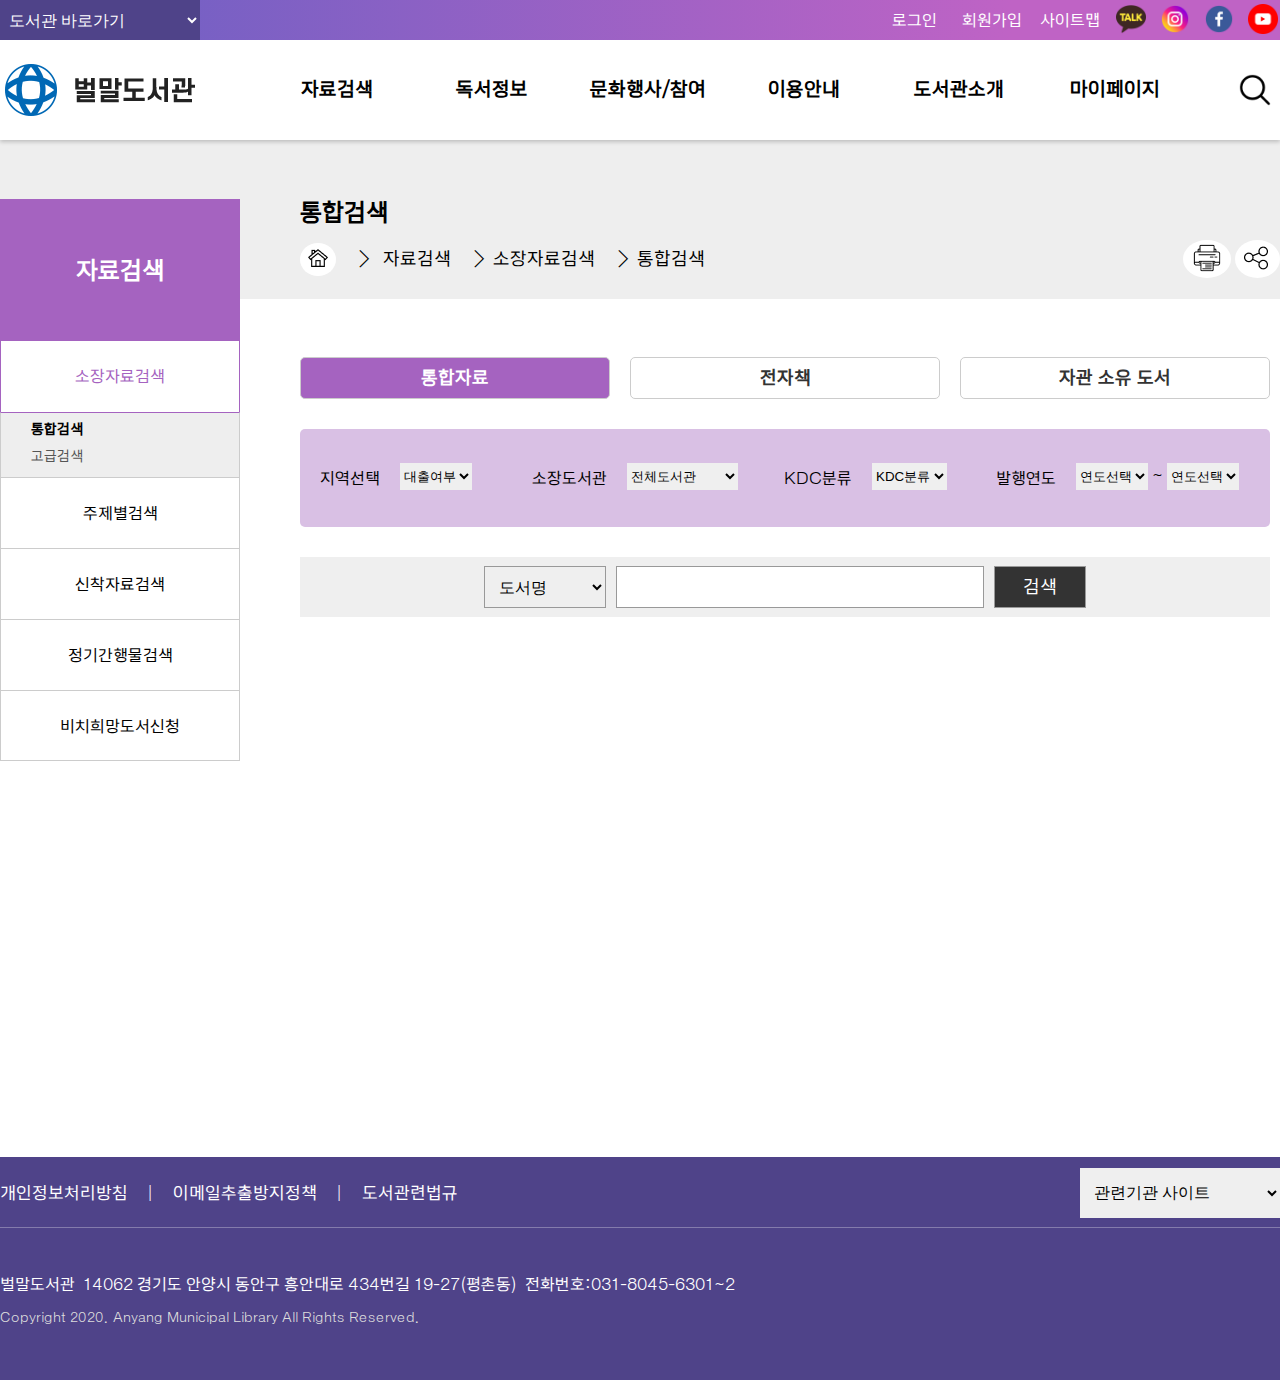
<file: sub1.html>
<!DOCTYPE html>
<html lang="ko">

<head>
    <meta charset="UTF-8">
    <meta name="viewport" content="width=device-width, initial-scale=1.0">
    <title>벌말도서관</title>
    <link rel="stylesheet" href="./css/sub1.css">
    <link rel="shortcut icon" href="./img/favi.ico">

    <script src="./js/jquery-1.9.1.min.js"></script>
    <script src="./js/script.js"></script>

</head>

<body>
    <div id="pop_wrap">
        <div id="pop">
            <ul>
                <li>

                </li>
                <li>
                    <form action="#" name="notice_form">
                        <p>
                            <input type="checkbox" name="chkbok" value="checkbox">오늘 하루 이 창을 열지 않음 <br>
                            <a href="javascript:closeWin()">[닫기]</a>
                        </p>
                    </form>
                </li>
            </ul>
        </div>
    </div>
    <script>
       
    </script>
     <header>
        <div id="purple_zone">
            <div id="custom">
                <div class="custom_form">

                    <form action="#">
                        <select  name="library" id="library" onchange="if(this.value) window.open(this.value)";>
                            <option selected>도서관 바로가기</option>
                            <option value="https://lib.anyang.go.kr/seoksu/index.do">석수도서관</option>
                            <option value="https://lib.anyang.go.kr/manan/index.do">만안도서관</option>
                            <option value="https://lib.anyang.go.kr/samdeok/index.do">삼덕도서관</option>
                            <option value="https://lib.anyang.go.kr/bakdal/index.do">박달도서관</option>
                            <option value="https://lib.anyang.go.kr/pyeongchon/index.do">평촌도서관</option>
                            <option value="#none">관양도서관</option>
                            <option value="#none">비산도서관</option>
                            <option value="#none">호계도서관</option>
                            <option value="#none">어린이도서관</option>
                            <option value="#none">벌말도서관</option>
                            <option value="#none">작은도서관</option>
                            <option value="#none">독서마라톤</option>
                        </select>


                    </form>


                </div>


                <div id="custom_menu">
                    <div><a href="./login.html">로그인</a></div>
                    <div><a href="#none">회원가입</a></div>
                    <div><a href="#none">사이트맵</a></div>
                    <div><a href="#none"><img width="30" src="./img/kakao.png" alt="카카오톡"></a></div>
                    <div><a href="#none"><img width="30" src="./img/insta.png" alt="인스타그램"></a></div>
                    <div><a href="#none"><img width="30" src="./img/face.png" alt="페이스북"></a></div>
                    <div><a href="#none"><img width="30" src="./img/you.png" alt="유튜브"></a></div>
                </div>

            </div>

            <div id="nav_wrap">
                <div class="logo">
                    <a href="index.html">
                        <h1>Logo</h1>
                    </a>
                </div>

                <nav>
                    <div>
                        <p><a href="./sub1.html">자료검색</a></p>
                        <p><a href="./sub2.html">독서정보</a></p>
                        <p><a href="./sub3.html">문화행사/참여</a></p>
                        <p><a href="./news.html">이용안내</a></p>
                        <p><a href="./sub4.html">도서관소개</a></p>
                        <p><a href="#none">마이페이지</a></p>
                        <div id="sub_wrap">
                            <div id="wrapwrap">
                                <div id="sub_menu_wrap">
                                    <dl class="sub_menu">
                                        <dt><a href="./sub1.html">소장자료검색</a></dt>
                                        <dd><a href="#none">주제별검색</a></dd>
                                        <dd><a href="#none">신착자료검색</a></dd>
                                        <dd><a href="#none">정기간행물검색</a></dd>
                                        <dd><a href="#none">비치희망도서선정</a></dd>
                                    </dl>
                                    <dl class="sub_menu">
                                        <dt><a href="./sub2.html">사서추천도서</a></dt>
                                        <dd><a href="#none">도서대출베스트</a></dd>
                                        <dd><a href="#none">원문/학술정보</a></dd>
                                        <dd><a href="#none">향토자료(경기도메모리)</a></dd>
                                        <dd><a href="#none">도서관특성화</a></dd>
                                        <dd><a href="#none">공공도서관인기도서</a></dd>
                                        <dd><a href="#none">도서기증안내</a></dd>
                                    </dl>
                                    <dl class="sub_menu">
                                        <dt><a href="./sub3.html">독서마라톤</a></dt>
                                        <dd><a href="#none">문화행사신청</a></dd>
                                        <dd><a href="#none">영화상영</a></dd>
                                        <dd><a href="#none">스마트영어도서관</a></dd>
                                        <dd><a href="#none">북스타트</a></dd>
                                        <dd><a href="#none">견학신청</a></dd>
                                        <dd><a href="#none">설문조사</a></dd>
                                    </dl>
                                    <dl class="sub_menu">
                                        <dt><a href="./news.html">공지사항</a></dt>
                                        <dd><a href="#none">자주하는질문</a></dd>
                                        <dd><a href="#none">도서관이용안내</a></dd>
                                        <dd><a href="#none">상호대차</a></dd>
                                        <dd><a href="#none">모바일앱</a></dd>
                                        <dd><a href="#none">스마트도서관</a></dd>
                                        <dd><a href="#none">책배달서비스</a></dd>
                                        <dd><a href="#none">전자도서관</a></dd>
                                        <dd><a href="#none">도서관에바란다</a></dd>
                                        <dd><a href="#none">분실물센터</a></dd>
                                    </dl>
                                    <dl class="sub_menu">
                                        <dt><a href="#none">일반현황</a></dt>
                                        <dd><a href="#none">조직/직원정보</a></dd>
                                        <dd><a href="#none">도서관관련법규</a></dd>
                                        <dd><a href="#none">찾아오시는길</a></dd>
                                    </dl>
                                    <dl class="sub_menu">
                                        <dt><a href="#none">나의정보</a></dt>
                                        <dd><a href="#none">도서이용내역</a></dd>
                                        <dd><a href="#none">상호대차조회</a></dd>
                                        <dd><a href="#none">관심도서목록</a></dd>
                                        <dd><a href="#none">추천도서목록</a></dd>
                                        <dd><a href="#none">희망도서신청조회</a></dd>
                                        <dd><a href="#none">문화행사신청조회</a></dd>
                                        <dd><a href="#none">견학신청조회</a></dd>
                                        <dd><a href="#none">나의게시글조회</a></dd>
                                    </dl>
                                </div>
                            </div>
                        </div>
                    </div>

                </nav>
                <button class="search openS"></button>
                



            </div>
            <div id="search_tab">
                
                <div id="tab_wrap">

                    <div id="tab_form">
                        <form>
                            <select id="search_tab_select">
                                <option value="#none" selected>소장자료</option>
                                <option value="#none">홈페이지</option>
                            </select>

                            <input type="text" class="text" id="search_tap_text" name="search" title="검색어입력"
                                placeholder="검색어를 입력하세요.">
                            <button class="search_ok">검색</button>
                        </form>
                        <ul>
                            <li class="h3size">인기검색어</li>
                            <li><a href="#none">파친코</a></li>
                            <li><a href="#none">어린왕자</a></li>
                            <li><a href="#none">경제</a></li>
                            <li><a href="#none">작별인사</a></li>
                            <li><a href="#none">전천당</a></li>
                        </ul>
                    </div>
                    <button class="search closeS"></button>
                </div>

              
          
            </div>

            
        </div>
    </header>

    <section>
        <div id="grayzone"></div>
        <div id="section_wrap">
            <aside id="side_menu">
                <div id="side_menu_list">
                    <div id="sml_banner">자료검색

                    </div>
                    <div id="firstsml_btn"><a href="#none;">소장자료검색</a>

                    </div>
                    <div id="side_sub">
                        <p><a href="#none">통합검색</a></p>
                        <p><a href="#none">고급검색</a></p>
                    </div>
                    <div class="sml_btn"><a href="#none">주제별검색</a></div>
                    <div class="sml_btn"><a href="#none">신착자료검색</a></div>
                    <div class="sml_btn"><a href="#none">정기간행물검색</a></div>
                    <div class="sml_btn"><a href="#none">비치희망도서신청</a></div>

                </div>
            </aside>

            <div id="section_contents_wrap">
                <div id="section_contents">
                    <h2>통합검색</h2>
                    <div id="h2_link">
                        <div id="from">
                            <a href="./index.html"><img src="./img/home.png" alt="홈"></a>
                            <p>>&nbsp; 자료검색</p>
                            <p>>&nbsp;소장자료검색</p>
                            <p>>&nbsp;통합검색</p>
                        </div>
                        <div id="print">
                            <a href="#none"><img src="./img/print.png" alt="프린터"></a>
                            <a href="#none"><img src="./img/gi.png" alt="공유하기"></a>
                        </div>
                    </div>

                </div>
            </div>
            <div id="submenu_wrap">
                <div id="search_wrap">
                    <div id="search_menu">
                        <a href="#none" class="search_on">통합자료</a>
                        <a href="#none">전자책</a>
                        <a href="#none">자관 소유 도서</a>
                    </div>

                    <div id="search_sub">
                        <div>
                            <p>지역선택</p>
                            <form>
                                <select name="area" id="area">
                                    <option selected>대출여부</option>
                                    <option value="#none">대출가능</option>
                                    <option value="#none">대출불가</option>
                                </select>
                            </form>
                        </div>
                        <div>
                            <p>소장도서관</p>
                            <form>
                                <select name="library_h" id="library_h">
                                    <option selected>전체도서관</option>
                                    <option value="#none">안양시립도서관</option>
                                    <option value="#none">석수도서관</option>
                                    <option value="#none">만안도서관</option>
                                    <option value="#none">삼덕도서관</option>
                                    <option value="#none">박달도서관</option>
                                    <option value="#none">평촌도서관</option>
                                    <option value="#none">관양도서관</option>
                                    <option value="#none">비산도서관</option>
                                    <option value="#none">호계도서관</option>
                                    <option value="#none">어린이도서관</option>
                                    <option value="#none">벌말도서관</option>
                                    <option value="#none">작은도서관</option>
                                </select>
                            </form>
                        </div>
                        <div>
                            <p>KDC분류</p>
                            <form>
                                <select name="KDC" id="KDC">
                                    <option selected>KDC분류</option>
                                    <option value="#none">총류</option>
                                    <option value="#none">철학</option>
                                    <option value="#none">종교</option>
                                    <option value="#none">사회과학</option>
                                    <option value="#none">자연과학</option>
                                    <option value="#none">기술과학</option>
                                    <option value="#none">예술</option>
                                    <option value="#none">언어</option>
                                    <option value="#none">문학</option>
                                    <option value="#none">역사</option>
                                </select>
                            </form>
                        </div>
                        <div>
                            <p>발행연도</p>
                            <form>
                                <select name="year" class="year">
                                    <option selected>연도선택</option>

                                    <option value="#none">1990년</option>
                                    <option value="#none">1991년</option>
                                    <option value="#none">1992년</option>
                                    <option value="#none">1993년</option>
                                    <option value="#none">1994년</option>
                                    <option value="#none">1995년</option>
                                    <option value="#none">1996년</option>
                                    <option value="#none">1997년</option>
                                    <option value="#none">1998년</option>
                                    <option value="#none">1999년</option>
                                    <option value="#none">2000년</option>
                                    <option value="#none">2001년</option>
                                    <option value="#none">2002년</option>
                                    <option value="#none">2003년</option>
                                    <option value="#none">2004년</option>
                                    <option value="#none">2005년</option>
                                    <option value="#none">2006년</option>
                                    <option value="#none">2007년</option>
                                    <option value="#none">2008년</option>
                                    <option value="#none">2009년</option>
                                    <option value="#none">2010년</option>
                                    <option value="#none">2011년</option>
                                    <option value="#none">2012년</option>
                                    <option value="#none">2013년</option>
                                    <option value="#none">2014년</option>
                                    <option value="#none">2015년</option>
                                    <option value="#none">2016년</option>
                                    <option value="#none">2017년</option>
                                    <option value="#none">2018년</option>
                                    <option value="#none">2019년</option>
                                    <option value="#none">2020년</option>
                                    <option value="#none">2021년</option>
                                    <option value="#none">2022년</option>
                                </select>
                                ~
                                <select name="year" class="year">
                                    <option selected>연도선택</option>

                                    <option value="#none">1990년</option>
                                    <option value="#none">1991년</option>
                                    <option value="#none">1992년</option>
                                    <option value="#none">1993년</option>
                                    <option value="#none">1994년</option>
                                    <option value="#none">1995년</option>
                                    <option value="#none">1996년</option>
                                    <option value="#none">1997년</option>
                                    <option value="#none">1998년</option>
                                    <option value="#none">1999년</option>
                                    <option value="#none">2000년</option>
                                    <option value="#none">2001년</option>
                                    <option value="#none">2002년</option>
                                    <option value="#none">2003년</option>
                                    <option value="#none">2004년</option>
                                    <option value="#none">2005년</option>
                                    <option value="#none">2006년</option>
                                    <option value="#none">2007년</option>
                                    <option value="#none">2008년</option>
                                    <option value="#none">2009년</option>
                                    <option value="#none">2010년</option>
                                    <option value="#none">2011년</option>
                                    <option value="#none">2012년</option>
                                    <option value="#none">2013년</option>
                                    <option value="#none">2014년</option>
                                    <option value="#none">2015년</option>
                                    <option value="#none">2016년</option>
                                    <option value="#none">2017년</option>
                                    <option value="#none">2018년</option>
                                    <option value="#none">2019년</option>
                                    <option value="#none">2020년</option>
                                    <option value="#none">2021년</option>
                                    <option value="#none">2022년</option>
                                </select>
                            </form>
                        </div>
                    </div>

                    <div id="search_wrap2">
                        <div id="search_wrap3">
                            <div class="form">
                                <form>
                                    <select name="booksearch" id="booksearch">
                                        <option value="#none" selected>도서명</option>
                                        <option value="#none">저자</option>
                                        <option value="#none">발행처</option>
                                    </select>
                                </form>
                            </div>
                            <div class="form">
                                <form>
                                    <input type="text" class="text" id="search_book" name="search" title="검색어입력">
                                </form>
                            </div>
                            <div id="form_btn"><a href="#none">검색</a></div>
                        </div>
                    </div>


                </div>

                <div id="if_search_wrap">
                    <p id="search_num">검색건수 :</p>
                    <div id="search_form">
                        <form>

                        </form>
                    </div>
                    <div id="booklist_wrap">
                        <div id="booklist">
                            <div class="book">
                                <a href="#none">
                                    <img src="./img/book1.png" alt="book">
                                    <div class="text_wrapp">
                                        <h2>불편한 편의점 : 김호연 장편소설</h2>
                                        <p>저자: 김호연 지음&nbsp; |&nbsp; 발행처: 나무옆의자 &nbsp;|&nbsp; 발행년도: 2021</p>
                                        <p>&lt;망원동 브라더스&gt;의 작가 김호연의 '동네이야기' 시즌 2. 청파동 골목 모퉁이에 자리 잡은<br> 작은 편의점을 무대로 힘겨운 시대를 살아가는 우리 이웃들의 삶의 속내와 희로애락을<br> 따뜻하고 유머러스하게 담아냈다.</p>
                                    </div>
                                </a>
                            </div>


                            <div class="book"> <a href="#none">
                                <img src="./img/book2.png" alt="book">
                                <div class="text_wrapp">
                                    <h2>아몬드 손원평 장편소설. 1</h2>
                                    <p>저자: 손원평 지음&nbsp; |&nbsp; 발행처: 창비 &nbsp;|&nbsp; 발행년도: 2017</p>
                                    <p>‘감정을 느끼지 못하는’ 소년의 특별한 성장 이야기. 타인의 감정에 무감각해진 ‘공감 불능’인 이 시대에<br> 큰 울림을 주는 소설로, 작품 속 인물들이 타인과 관계 맺고 슬픔에 공감하며 성장해 나가는 과정을 탁월하게<br> 묘사했다. 영화처럼 펼쳐지는 극적인 사건과 매혹적인 문체로 출간과 동시에 베스트셀러에 올랐다.</p>
                                </div>
                            </a>
                            </div>
                            <div class="book"> <a href="#none">
                                <img src="./img/book3.png" alt="book">
                                <div class="text_wrapp">
                                    <h2>파친코: 이민진 장편소설. 1/1</h2>
                                    <p>저자: 이민진 지음;이미정 옮김&nbsp; |&nbsp; 발행처: 문학사상사 &nbsp;|&nbsp; 발행년도: 2018</p>
                                    <p>"역사가 우리를 망쳐놨지만 그래도 상관없다." 이 강렬한 문장으로 시작되는 소설 &lt;파친코&gt;는 내국인이면서<br> 끝내 이방인일 수밖에 없었던 자이니치(재일동포)들의 처절한 생애를 깊이 있는 필체로 담아낸, 작가 이민진의<br> 혼이 담긴 작품이다.</p>
                                </div>
                            </a>
                            </div>
                            <div class="book"> <a href="#none">
                                <img src="./img/book4.png" alt="book">
                                <div class="text_wrapp">
                                    <h2>달러구트 꿈 백화점: 주문하신 꿈은 매진입니다: 이미예 장편소설</h2>
                                    <p>저자: 이미예 지음&nbsp; |&nbsp; 발행처: 팩토리나인 &nbsp;|&nbsp; 발행년도: 2020</p>
                                    <p>잠들어야만 입장 가능한 꿈 백화점에서 일어나는비밀스럽고도 기묘하며 가슴 뭉클한 판타지 소설여기는 잠들어야만<br> 입장할 수 있는 ‘달러구트 꿈 백화점’입니다. 잠들어야만 입장할 수 있는 독특한 마을. 그곳에 들어온<br> 잠든 손님들에게 가장 인기 있는 곳은, 온갖 꿈을 한데 모아 판매하는 ‘달러구트의 꿈...</p>
                                </div>
                            </a>
                            </div>
                            <div class="book"> <a href="#none">
                                <img src="./img/book5.png" alt="book">
                                <div class="text_wrapp">
                                    <h2>달러구트 꿈 백화점. 2, 단골손님을 찾습니다: 김호연 장편소설</h2>
                                    <p>저자: 이미예 지음&nbsp; |&nbsp; 발행처: 팩토리나인 &nbsp;|&nbsp; 발행년도: 2021</p>
                                    <p>100만 독자를 사로잡은 《달러구트 꿈 백화점》, 그 두 번째 이야기어느덧 페니가 달러구트 꿈 백화점에서 일한 지도<br> 1년이 넘었다.재고가 부족한 꿈을 관리하고, 꿈값 창고에서 감정으로 가득 찬 병을 옮기고,<br> 프런트의 수많은 눈꺼풀 저울을 관리하는 일에 능숙해진 페니는 자신감이 넘친다. 게다가 꿈 산업...</p>
                                </div>
                            </a>
                            </div>
                            <div class="book">
                                <a href="#none">
                                    <img src="./img/book1.png" alt="book">
                                    <div class="text_wrapp">
                                        <h2>불편한 편의점 : 김호연 장편소설</h2>
                                        <p>저자: 김호연 지음&nbsp; |&nbsp; 발행처: 나무옆의자 &nbsp;|&nbsp; 발행년도: 2021</p>
                                        <p>&lt;망원동 브라더스&gt;의 작가 김호연의 '동네이야기' 시즌 2. 청파동 골목 모퉁이에 자리 잡은<br> 작은 편의점을 무대로 힘겨운 시대를 살아가는 우리 이웃들의 삶의 속내와 희로애락을<br> 따뜻하고 유머러스하게 담아냈다.</p>
                                    </div>
                                </a>
                            </div>


                            <div class="book"> <a href="#none">
                                <img src="./img/book2.png" alt="book">
                                <div class="text_wrapp">
                                    <h2>아몬드 손원평 장편소설. 1</h2>
                                    <p>저자: 손원평 지음&nbsp; |&nbsp; 발행처: 창비 &nbsp;|&nbsp; 발행년도: 2017</p>
                                    <p>‘감정을 느끼지 못하는’ 소년의 특별한 성장 이야기. 타인의 감정에 무감각해진 ‘공감 불능’인 이 시대에<br> 큰 울림을 주는 소설로, 작품 속 인물들이 타인과 관계 맺고 슬픔에 공감하며 성장해 나가는 과정을 탁월하게<br> 묘사했다. 영화처럼 펼쳐지는 극적인 사건과 매혹적인 문체로 출간과 동시에 베스트셀러에 올랐다.</p>
                                </div>
                            </a>
                            </div>
                            <div class="book"> <a href="#none">
                                <img src="./img/book3.png" alt="book">
                                <div class="text_wrapp">
                                    <h2>파친코: 이민진 장편소설. 1/1</h2>
                                    <p>저자: 이민진 지음;이미정 옮김&nbsp; |&nbsp; 발행처: 문학사상사 &nbsp;|&nbsp; 발행년도: 2018</p>
                                    <p>"역사가 우리를 망쳐놨지만 그래도 상관없다." 이 강렬한 문장으로 시작되는 소설 &lt;파친코&gt;는 내국인이면서<br> 끝내 이방인일 수밖에 없었던 자이니치(재일동포)들의 처절한 생애를 깊이 있는 필체로 담아낸, 작가 이민진의<br> 혼이 담긴 작품이다.</p>
                                </div>
                            </a>
                            </div>
                            <div class="book"> <a href="#none">
                                <img src="./img/book4.png" alt="book">
                                <div class="text_wrapp">
                                    <h2>달러구트 꿈 백화점: 주문하신 꿈은 매진입니다: 이미예 장편소설</h2>
                                    <p>저자: 이미예 지음&nbsp; |&nbsp; 발행처: 팩토리나인 &nbsp;|&nbsp; 발행년도: 2020</p>
                                    <p>잠들어야만 입장 가능한 꿈 백화점에서 일어나는비밀스럽고도 기묘하며 가슴 뭉클한 판타지 소설여기는 잠들어야만<br> 입장할 수 있는 ‘달러구트 꿈 백화점’입니다. 잠들어야만 입장할 수 있는 독특한 마을. 그곳에 들어온<br> 잠든 손님들에게 가장 인기 있는 곳은, 온갖 꿈을 한데 모아 판매하는 ‘달러구트의 꿈...</p>
                                </div>
                            </a>
                            </div>
                        </div>

                        <div id="page_num">
                            <a href="#none">&lt;&lt;</a>
                            <a href="#none">&lt;</a>
                            <a href="#none">1</a>
                            <a href="#none">2</a>
                            <a href="#none">3</a>
                            <a href="#none">4</a>
                            <a href="#none">5</a>
                            <a href="#none">6</a>
                            <a href="#none">7</a>
                            <a href="#none">8</a>
                            <a href="#none">9</a>
                        
                            <a href="#none">&gt;</a>
                            <a href="#none">&gt;&gt;</a>
                        </div>
                    </div>
                </div>



            </div>
        </div>






    </section>
     <footer>

        <div id="ftcolor_gray">
            <div id="gray_wrap">
                <ul id="footer_btn">
                    <li><a href="#none">개인정보처리방침</a></li>
                    <li><a href="#none">이메일추출방지정책</a></li>
                    <li><a href="#none">도서관련법규</a></li>

                </ul>
                <div id="footer_form">
                    <form>
                        <select name="family" id="family_site" onchange="if(this.value) window.open(this.value)">
                            <option selected>관련기관 사이트</option>
                            <option value="https://www.nl.go.kr/">국립중앙도서관</option>
                            <option value="https://www.nlcy.go.kr/">국가전자도서관</option>
                            <option value="#none">국립어린이청소년도서관</option>
                            <option value="#none">국회도서관</option>
                            <option value="#none">경기도사이버도서관</option>
                            <option value="#none">경기도메모리</option>
                            <option value="#none">책바다</option>
                            <option value="#none">책나래</option>
                            <option value="#none">책이음</option>
                            <option value="#none">안양시청</option>
                            <option value="#none">안양시평생교육원</option>
                            <option value="#none">안녕,안양</option>
                            <option value="#none">사서에게물어보세요</option>
                            <option value="#none">국립중앙장애인도서관</option>
                        </select>
                    </form>
                </div>
            </div>
        </div>
        <div id="ftcolor_white">

            <div id="footer_info">
                <p>
                    벌말도서관&nbsp; 14062 경기도 안양시 동안구 흥안대로 434번길 19-27(평촌동)&nbsp; 전화번호:031-8045-6301~2 <br>
                    <span>Copyright 2020. Anyang Municipal Library All Rights Reserved.</span>
                </p>
            </div>
        </div>




    </footer>

    <script src="http://cdnjs.cloudflare.com/ajax/libs/jquery/2.1.3/jquery.min.js"></script>
    <script src="./js/index.js"></script>
</body>

</html>
</file>
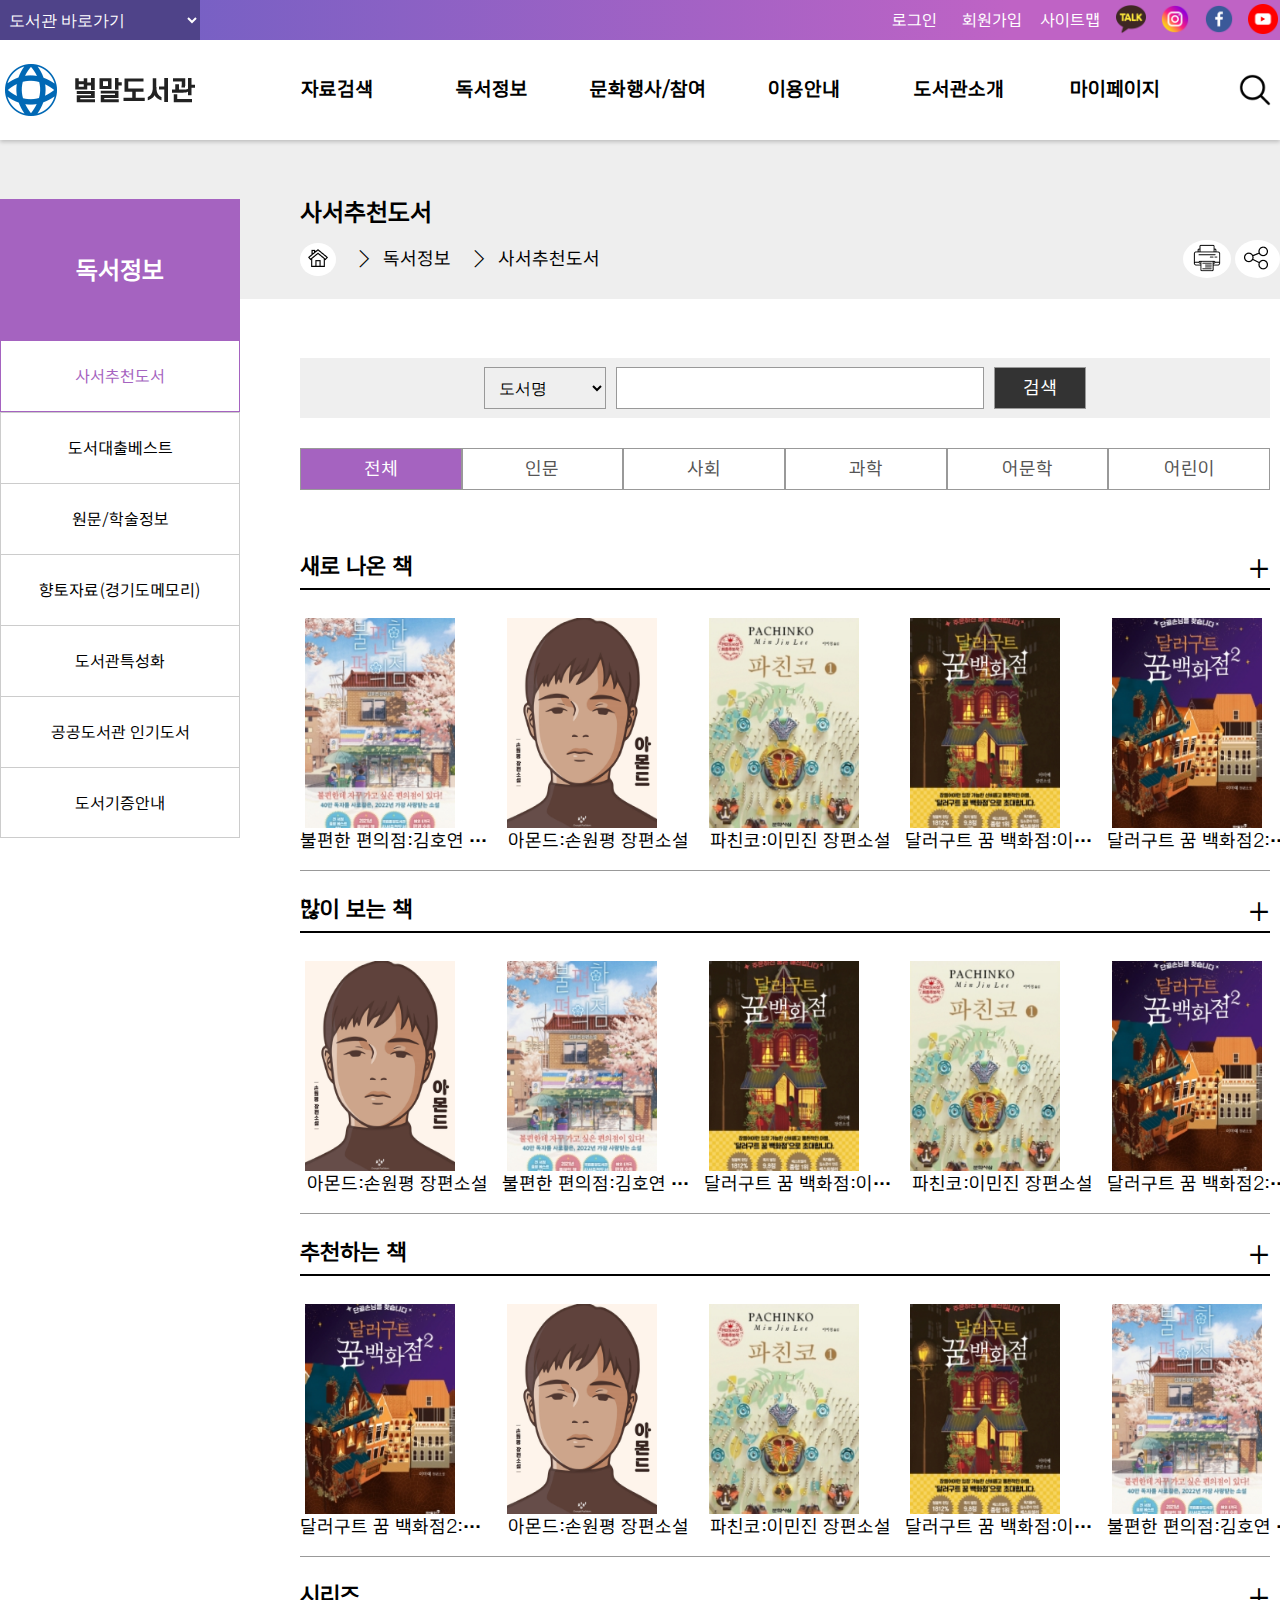
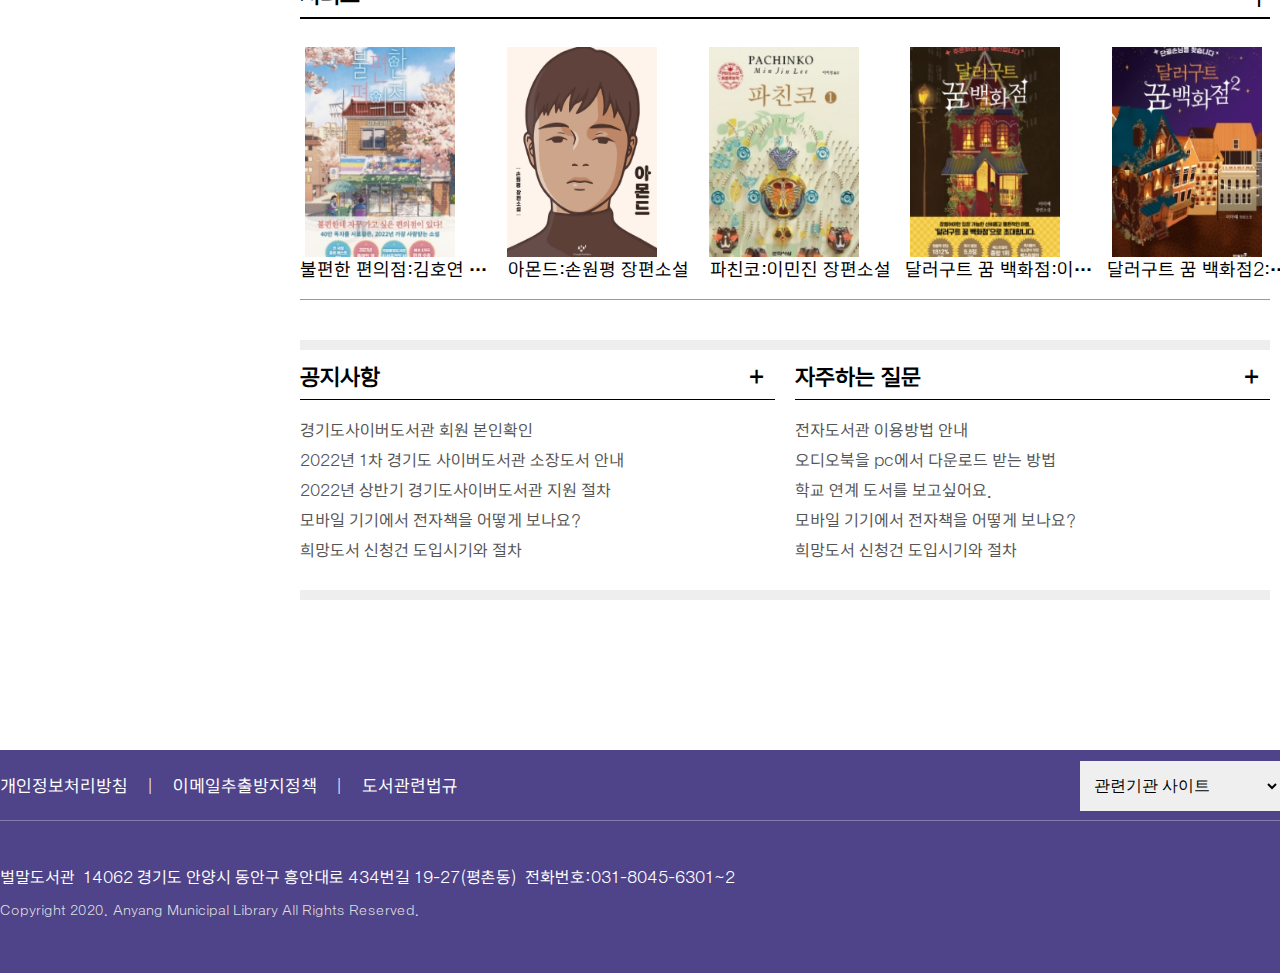
<file: sub2.html>
<!DOCTYPE html>
<html lang="en">

<head>
    <meta charset="UTF-8">
    <meta name="viewport" content="width=device-width, initial-scale=1.0">
    <title>벌말도서관</title>
    <link rel="stylesheet" href="./css/sub2.css">
    <link rel="shortcut icon" href="./img/favi.ico">

    <script src="./js/jquery-1.9.1.min.js"></script>
    <script src="./js/script.js"></script>
</head>

<body>
    <div id="pop_wrap">
        <div id="pop">
            <ul>
                <li>

                </li>
                <li>
                    <form action="#" name="notice_form">
                        <p>
                            <input type="checkbox" name="chkbok" value="checkbox">오늘 하루 이 창을 열지 않음 <br>
                            <a href="javascript:closeWin()">[닫기]</a>
                        </p>
                    </form>
                </li>
            </ul>
        </div>
    </div>
    <script>
       
    </script>
     <header>
        <div id="purple_zone">
            <div id="custom">
                <div class="custom_form">

                    <form action="#">
                        <select  name="library" id="library" onchange="if(this.value) window.open(this.value)";>
                            <option selected>도서관 바로가기</option>
                            <option value="https://lib.anyang.go.kr/seoksu/index.do">석수도서관</option>
                            <option value="https://lib.anyang.go.kr/manan/index.do">만안도서관</option>
                            <option value="https://lib.anyang.go.kr/samdeok/index.do">삼덕도서관</option>
                            <option value="https://lib.anyang.go.kr/bakdal/index.do">박달도서관</option>
                            <option value="https://lib.anyang.go.kr/pyeongchon/index.do">평촌도서관</option>
                            <option value="#none">관양도서관</option>
                            <option value="#none">비산도서관</option>
                            <option value="#none">호계도서관</option>
                            <option value="#none">어린이도서관</option>
                            <option value="#none">벌말도서관</option>
                            <option value="#none">작은도서관</option>
                            <option value="#none">독서마라톤</option>
                        </select>


                    </form>


                </div>


                <div id="custom_menu">
                    <div><a href="./login.html">로그인</a></div>
                    <div><a href="#none">회원가입</a></div>
                    <div><a href="#none">사이트맵</a></div>
                    <div><a href="#none"><img width="30" src="./img/kakao.png" alt="카카오톡"></a></div>
                    <div><a href="#none"><img width="30" src="./img/insta.png" alt="인스타그램"></a></div>
                    <div><a href="#none"><img width="30" src="./img/face.png" alt="페이스북"></a></div>
                    <div><a href="#none"><img width="30" src="./img/you.png" alt="유튜브"></a></div>
                </div>

            </div>

            <div id="nav_wrap">
                <div class="logo">
                    <a href="index.html">
                        <h1>Logo</h1>
                    </a>
                </div>

                <nav>
                    <div>
                        <p><a href="./sub1.html">자료검색</a></p>
                        <p><a href="./sub2.html">독서정보</a></p>
                        <p><a href="./sub3.html">문화행사/참여</a></p>
                        <p><a href="./news.html">이용안내</a></p>
                        <p><a href="./sub4.html">도서관소개</a></p>
                        <p><a href="#none">마이페이지</a></p>
                        <div id="sub_wrap">
                            <div id="wrapwrap">
                                <div id="sub_menu_wrap">
                                    <dl class="sub_menu">
                                        <dt><a href="./sub1.html">소장자료검색</a></dt>
                                        <dd><a href="#none">주제별검색</a></dd>
                                        <dd><a href="#none">신착자료검색</a></dd>
                                        <dd><a href="#none">정기간행물검색</a></dd>
                                        <dd><a href="#none">비치희망도서선정</a></dd>
                                    </dl>
                                    <dl class="sub_menu">
                                        <dt><a href="./sub2.html">사서추천도서</a></dt>
                                        <dd><a href="#none">도서대출베스트</a></dd>
                                        <dd><a href="#none">원문/학술정보</a></dd>
                                        <dd><a href="#none">향토자료(경기도메모리)</a></dd>
                                        <dd><a href="#none">도서관특성화</a></dd>
                                        <dd><a href="#none">공공도서관인기도서</a></dd>
                                        <dd><a href="#none">도서기증안내</a></dd>
                                    </dl>
                                    <dl class="sub_menu">
                                        <dt><a href="./sub3.html">독서마라톤</a></dt>
                                        <dd><a href="#none">문화행사신청</a></dd>
                                        <dd><a href="#none">영화상영</a></dd>
                                        <dd><a href="#none">스마트영어도서관</a></dd>
                                        <dd><a href="#none">북스타트</a></dd>
                                        <dd><a href="#none">견학신청</a></dd>
                                        <dd><a href="#none">설문조사</a></dd>
                                    </dl>
                                    <dl class="sub_menu">
                                        <dt><a href="./news.html">공지사항</a></dt>
                                        <dd><a href="#none">자주하는질문</a></dd>
                                        <dd><a href="#none">도서관이용안내</a></dd>
                                        <dd><a href="#none">상호대차</a></dd>
                                        <dd><a href="#none">모바일앱</a></dd>
                                        <dd><a href="#none">스마트도서관</a></dd>
                                        <dd><a href="#none">책배달서비스</a></dd>
                                        <dd><a href="#none">전자도서관</a></dd>
                                        <dd><a href="#none">도서관에바란다</a></dd>
                                        <dd><a href="#none">분실물센터</a></dd>
                                    </dl>
                                    <dl class="sub_menu">
                                        <dt><a href="#none">일반현황</a></dt>
                                        <dd><a href="#none">조직/직원정보</a></dd>
                                        <dd><a href="#none">도서관관련법규</a></dd>
                                        <dd><a href="#none">찾아오시는길</a></dd>
                                    </dl>
                                    <dl class="sub_menu">
                                        <dt><a href="#none">나의정보</a></dt>
                                        <dd><a href="#none">도서이용내역</a></dd>
                                        <dd><a href="#none">상호대차조회</a></dd>
                                        <dd><a href="#none">관심도서목록</a></dd>
                                        <dd><a href="#none">추천도서목록</a></dd>
                                        <dd><a href="#none">희망도서신청조회</a></dd>
                                        <dd><a href="#none">문화행사신청조회</a></dd>
                                        <dd><a href="#none">견학신청조회</a></dd>
                                        <dd><a href="#none">나의게시글조회</a></dd>
                                    </dl>
                                </div>
                            </div>
                        </div>
                    </div>

                </nav>
                <button class="search openS"></button>
                



            </div>
            <div id="search_tab">
                
                <div id="tab_wrap">

                    <div id="tab_form">
                        <form>
                            <select id="search_tab_select">
                                <option value="#none" selected>소장자료</option>
                                <option value="#none">홈페이지</option>
                            </select>

                            <input type="text" class="text" id="search_tap_text" name="search" title="검색어입력"
                                placeholder="검색어를 입력하세요.">
                            <button class="search_ok">검색</button>
                        </form>
                        <ul>
                            <li class="h3size">인기검색어</li>
                            <li><a href="#none">파친코</a></li>
                            <li><a href="#none">어린왕자</a></li>
                            <li><a href="#none">경제</a></li>
                            <li><a href="#none">작별인사</a></li>
                            <li><a href="#none">전천당</a></li>
                        </ul>
                    </div>
                    <button class="search closeS"></button>
                </div>

              
          
            </div>

            
        </div>
    </header>

    <section>
        <div id="grayzone"></div>
        <div id="section_wrap">
            <aside id="side_menu">
                <div id="side_menu_list">
                    <div id="sml_banner">독서정보

                    </div>
                    <div id="firstsml_btn"><a href="#none;">사서추천도서</a>

                    </div>

                    <div class="sml_btn"><a href="#none">도서대출베스트</a></div>
                    <div class="sml_btn"><a href="#none">원문/학술정보</a></div>
                    <div class="sml_btn"><a href="#none">향토자료(경기도메모리)</a></div>
                    <div class="sml_btn"><a href="#none">도서관특성화</a></div>
                    <div class="sml_btn"><a href="#none">공공도서관 인기도서</a></div>
                    <div class="sml_btn"><a href="#none">도서기증안내</a></div>

                </div>
            </aside>
            <div id="section_contents_wrap">
                <div id="section_contents">
                    <h2>사서추천도서</h2>
                    <div id="h2_link">
                        <div id="from">
                            <a href="./index.html"><img src="./img/home.png" alt="홈"></a>
                            <p>>&nbsp; 독서정보</p>
                            <p>> &nbsp;사서추천도서</p>
                        </div>
                        <div id="print">
                            <a href="#none"><img src="./img/print.png" alt="프린터"></a>
                            <a href="#none"><img src="./img/gi.png" alt="공유하기"></a>
                        </div>
                    </div>

                </div>
            </div>

            <div id="submenu_wrap">
                <div id="search_wrap">
                    <div id="search_wrap2">
                        <div id="search_wrap3">
                            <div class="form">
                                <form>
                                    <select name="booksearch" id="booksearch">
                                        <option value="#none" selected>도서명</option>
                                        <option value="#none">저자</option>
                                        <option value="#none">발행처</option>
                                    </select>
                                </form>
                            </div>
                            <div class="form">
                                <form>
                                    <input type="text" class="text" id="search_book" name="search" title="검색어입력">
                                </form>
                            </div>
                            <div id="form_btn"><a href="#none">검색</a></div>
                        </div>
                    </div>

                    <div id="search_menu">
                        <a href="#none" class="search_on">전체</a>
                        <a href="#none">인문</a>
                        <a href="#none">사회</a>
                        <a href="#none">과학</a>
                        <a href="#none">어문학</a>
                        <a href="#none">어린이</a>
                    </div>

                    <div class="booklist">
                        <p>새로 나온 책</p><a href="#none">+</a>
                    </div>

                    <div class="books_pic">
                        <div class="books"><a href="#none"><img src="./img/book1.png" alt="책"></a>
                            <a href="#none">불편한 편의점:김호연 장편소설</a>
                        </div>
                        <div class="books"><a href="#none"><img src="./img/book2.png" alt="책"></a>
                            <a href="#none">아몬드:손원평 장편소설</a>
                        </div>
                        <div class="books"><a href="#none"><img src="./img/book3.png" alt="책"></a>
                            <a href="#none">파친코:이민진 장편소설</a>
                        </div>
                        <div class="books"><a href="#none"><img src="./img/book4.png" alt="책"></a>
                            <a href="#none">달러구트 꿈 백화점:이미예</a>
                        </div>
                        <div class="books"><a href="#none"><img src="./img/book5.png" alt="책"></a>
                            <a href="#none">달러구트 꿈 백화점2:이미예</a>
                        </div>
                    </div>

                    <div class="booklist">
                        <p>많이 보는 책</p><a href="#none">+</a>
                    </div>


                    <div class="books_pic">

                        <div class="books"><a href="#none"><img src="./img/book2.png" alt="책"></a>
                            <a href="#none">아몬드:손원평 장편소설</a>
                        </div>
                        <div class="books"><a href="#none"><img src="./img/book1.png" alt="책"></a>
                            <a href="#none">불편한 편의점:김호연 장편소설</a>
                        </div>
                        <div class="books"><a href="#none"><img src="./img/book4.png" alt="책"></a>
                            <a href="#none">달러구트 꿈 백화점:이미예</a>
                        </div>
                        <div class="books"><a href="#none"><img src="./img/book3.png" alt="책"></a>
                            <a href="#none">파친코:이민진 장편소설</a>
                        </div>

                        <div class="books"><a href="#none"><img src="./img/book5.png" alt="책"></a>
                            <a href="#none">달러구트 꿈 백화점2:이미예</a>
                        </div>
                    </div>

                    <div class="booklist">
                        <p>추천하는 책</p><a href="#none">+</a>
                    </div>


                    <div class="books_pic">

                        <div class="books"><a href="#none"><img src="./img/book5.png" alt="책"></a>
                            <a href="#none">달러구트 꿈 백화점2:이미예</a>
                        </div>
                        <div class="books"><a href="#none"><img src="./img/book2.png" alt="책"></a>
                            <a href="#none">아몬드:손원평 장편소설</a>
                        </div>
                        <div class="books"><a href="#none"><img src="./img/book3.png" alt="책"></a>
                            <a href="#none">파친코:이민진 장편소설</a>
                        </div>
                        <div class="books"><a href="#none"><img src="./img/book4.png" alt="책"></a>
                            <a href="#none">달러구트 꿈 백화점:이미예</a>
                        </div>

                        <div class="books"><a href="#none"><img src="./img/book1.png" alt="책"></a>
                            <a href="#none">불편한 편의점:김호연 장편소설</a>
                        </div>
                    </div>


                    <div class="booklist">
                        <p>시리즈</p><a href="#none">+</a>
                    </div>
                    <div class="books_pic">

                        <div class="books"><a href="#none"><img src="./img/book1.png" alt="책"></a>
                            <a href="#none">불편한 편의점:김호연 장편소설</a>
                        </div>
                        <div class="books"><a href="#none"><img src="./img/book2.png" alt="책"></a>
                            <a href="#none">아몬드:손원평 장편소설</a>
                        </div>
                        <div class="books"><a href="#none"><img src="./img/book3.png" alt="책"></a>
                            <a href="#none">파친코:이민진 장편소설</a>
                        </div>
                        <div class="books"><a href="#none"><img src="./img/book4.png" alt="책"></a>
                            <a href="#none">달러구트 꿈 백화점:이미예</a>
                        </div>
                        <div class="books"><a href="#none"><img src="./img/book5.png" alt="책"></a>
                            <a href="#none">달러구트 꿈 백화점2:이미예</a>
                        </div>
                    </div>

                    <div id="sub_section_wrap">
                        <div id="sub_section">
                            <div id="news">
                                <h2>공지사항<a href="#none">+</a></h2>
                                <ul>
                                    <li><a href="#none">경기도사이버도서관 회원 본인확인</a></li>
                                    <li><a href="#none">2022년 1차 경기도 사이버도서관 소장도서 안내</a></li>
                                    <li><a href="#none">2022년 상반기 경기도사이버도서관 지원 절차</a></li>
                                    <li><a href="#none">모바일 기기에서 전자책을 어떻게 보나요?</a></li>
                                    <li><a href="#none">희망도서 신청건 도입시기와 절차</a></li>
                                </ul>
                            </div>
                            <div id="FAQ">
                                <h2>자주하는 질문<a href="#none">+</a></h2>
                                <ul>
                                    <li><a href="#none">전자도서관 이용방법 안내</a></li>
                                    <li><a href="#none">오디오북을 pc에서 다운로드 받는 방법</a></li>
                                    <li><a href="#none">학교 연계 도서를 보고싶어요.</a></li>
                                    <li><a href="#none">모바일 기기에서 전자책을 어떻게 보나요?</a></li>
                                    <li><a href="#none">희망도서 신청건 도입시기와 절차</a></li>
                                </ul>
                            </div>
                        </div>
                    </div>
                </div>

            </div>>

        </div>




    </section>


    <footer>

        <div id="ftcolor_gray">
            <div id="gray_wrap">
                <ul id="footer_btn">
                    <li><a href="#none">개인정보처리방침</a></li>
                    <li><a href="#none">이메일추출방지정책</a></li>
                    <li><a href="#none">도서관련법규</a></li>

                </ul>
                <div id="footer_form">
                    <form>
                        <select name="family" id="family_site" onchange="if(this.value) window.open(this.value)">
                            <option selected>관련기관 사이트</option>
                            <option value="https://www.nl.go.kr/">국립중앙도서관</option>
                            <option value="https://www.nlcy.go.kr/">국가전자도서관</option>
                            <option value="#none">국립어린이청소년도서관</option>
                            <option value="#none">국회도서관</option>
                            <option value="#none">경기도사이버도서관</option>
                            <option value="#none">경기도메모리</option>
                            <option value="#none">책바다</option>
                            <option value="#none">책나래</option>
                            <option value="#none">책이음</option>
                            <option value="#none">안양시청</option>
                            <option value="#none">안양시평생교육원</option>
                            <option value="#none">안녕,안양</option>
                            <option value="#none">사서에게물어보세요</option>
                            <option value="#none">국립중앙장애인도서관</option>
                        </select>
                    </form>
                </div>
            </div>
        </div>
        <div id="ftcolor_white">

            <div id="footer_info">
                <p>
                    벌말도서관&nbsp; 14062 경기도 안양시 동안구 흥안대로 434번길 19-27(평촌동)&nbsp; 전화번호:031-8045-6301~2 <br>
                    <span>Copyright 2020. Anyang Municipal Library All Rights Reserved.</span>
                </p>
            </div>
        </div>




    </footer>

    <script src="http://cdnjs.cloudflare.com/ajax/libs/jquery/2.1.3/jquery.min.js"></script>
    <script src="./js/index.js"></script>
</body>

</html>
</file>
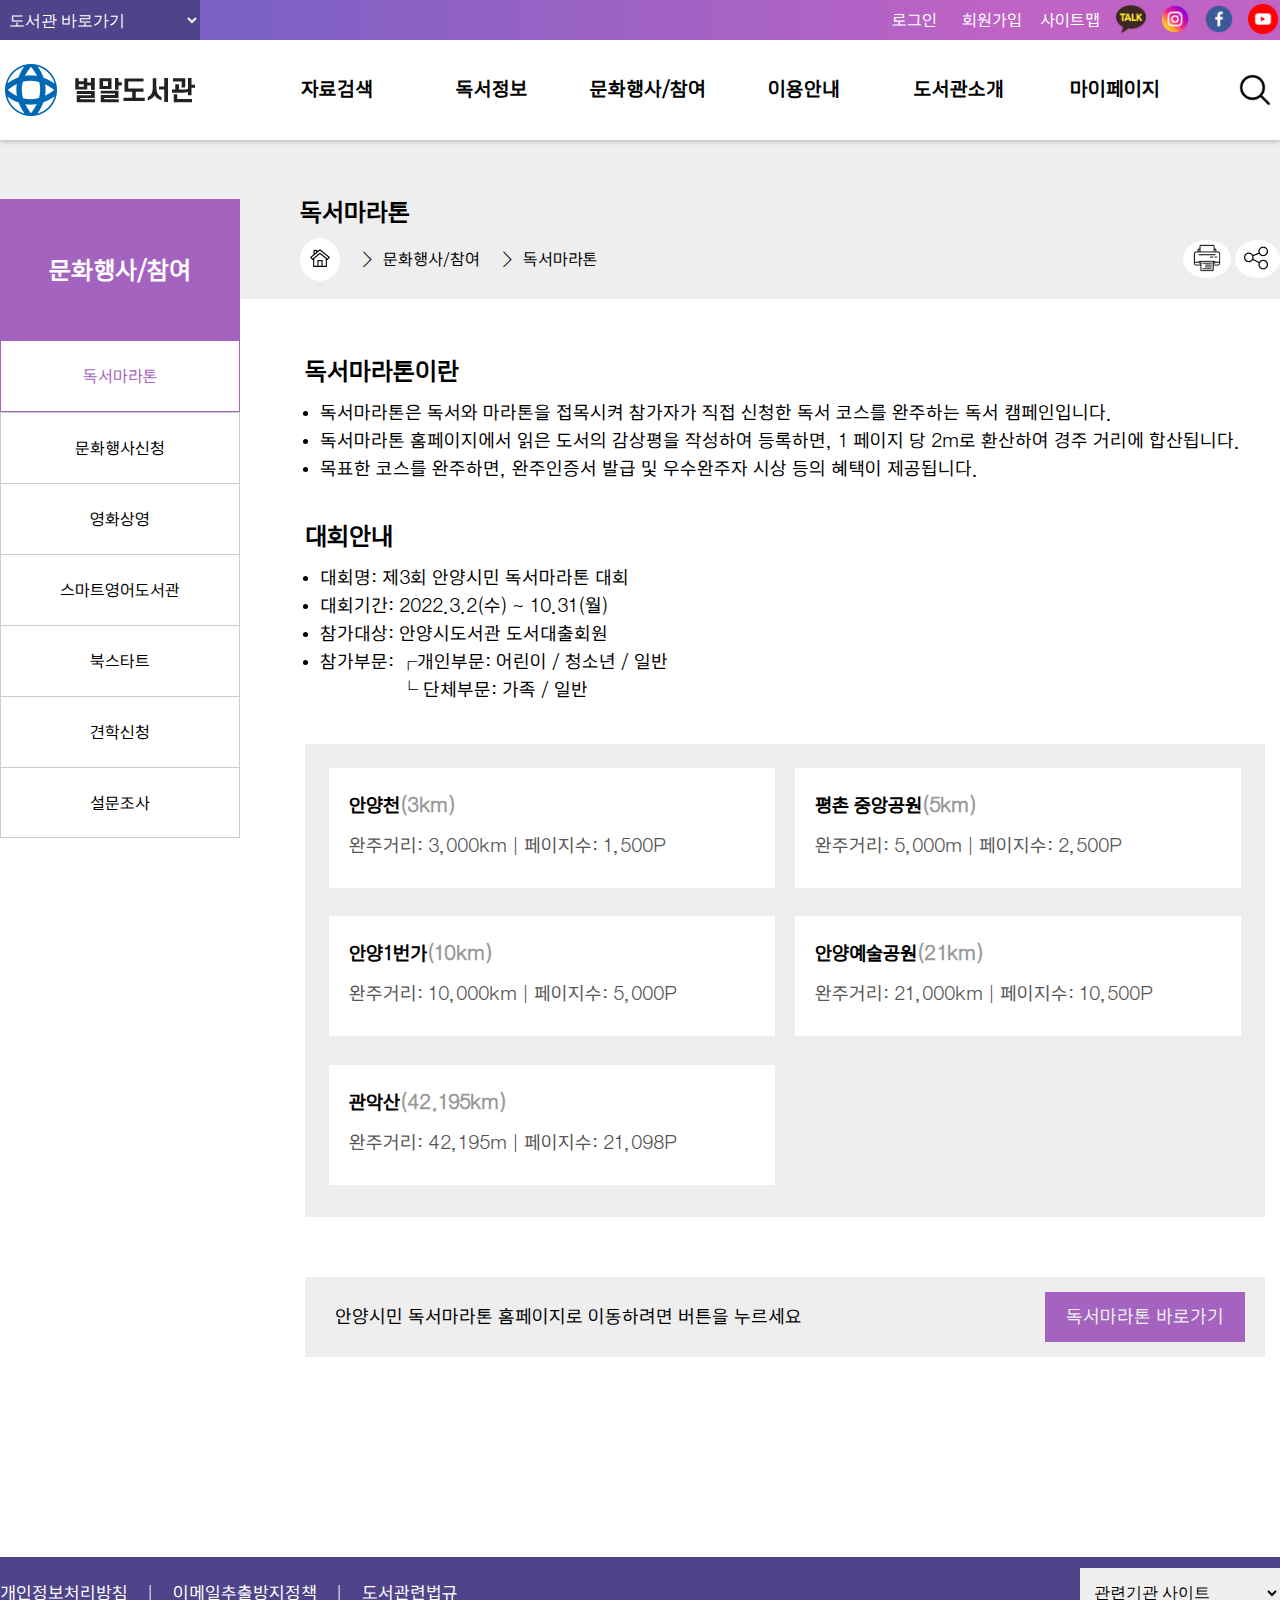
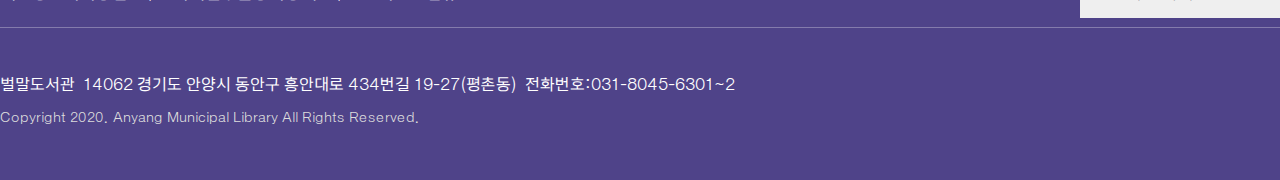
<file: sub3.html>
<!DOCTYPE html>
<html lang="en">

<head>
    <meta charset="UTF-8">
    <meta name="viewport" content="width=device-width, initial-scale=1.0">
    <title>벌말도서관</title>
    <link rel="stylesheet" href="./css/sub3.css">
    <link rel="shortcut icon" href="./img/favi.ico">

    <script src="./js/jquery-1.9.1.min.js"></script>
    <script src="./js/script.js"></script>
</head>

<body>
    <div id="pop_wrap">
        <div id="pop">
            <ul>
                <li>

                </li>
                <li>
                    <form action="#" name="notice_form">
                        <p>
                            <input type="checkbox" name="chkbok" value="checkbox">오늘 하루 이 창을 열지 않음 <br>
                            <a href="javascript:closeWin()">[닫기]</a>
                        </p>
                    </form>
                </li>
            </ul>
        </div>
    </div>
    <script>
        
    </script>
     <header>
        <div id="purple_zone">
            <div id="custom">
                <div class="custom_form">

                    <form action="#">
                        <select  name="library" id="library" onchange="if(this.value) window.open(this.value)";>
                            <option selected>도서관 바로가기</option>
                            <option value="https://lib.anyang.go.kr/seoksu/index.do">석수도서관</option>
                            <option value="https://lib.anyang.go.kr/manan/index.do">만안도서관</option>
                            <option value="https://lib.anyang.go.kr/samdeok/index.do">삼덕도서관</option>
                            <option value="https://lib.anyang.go.kr/bakdal/index.do">박달도서관</option>
                            <option value="https://lib.anyang.go.kr/pyeongchon/index.do">평촌도서관</option>
                            <option value="#none">관양도서관</option>
                            <option value="#none">비산도서관</option>
                            <option value="#none">호계도서관</option>
                            <option value="#none">어린이도서관</option>
                            <option value="#none">벌말도서관</option>
                            <option value="#none">작은도서관</option>
                            <option value="#none">독서마라톤</option>
                        </select>


                    </form>


                </div>


                <div id="custom_menu">
                    <div><a href="./login.html">로그인</a></div>
                    <div><a href="#none">회원가입</a></div>
                    <div><a href="#none">사이트맵</a></div>
                    <div><a href="#none"><img width="30" src="./img/kakao.png" alt="카카오톡"></a></div>
                    <div><a href="#none"><img width="30" src="./img/insta.png" alt="인스타그램"></a></div>
                    <div><a href="#none"><img width="30" src="./img/face.png" alt="페이스북"></a></div>
                    <div><a href="#none"><img width="30" src="./img/you.png" alt="유튜브"></a></div>
                </div>

            </div>

            <div id="nav_wrap">
                <div class="logo">
                    <a href="index.html">
                        <h1>Logo</h1>
                    </a>
                </div>

                <nav>
                    <div>
                        <p><a href="./sub1.html">자료검색</a></p>
                        <p><a href="./sub2.html">독서정보</a></p>
                        <p><a href="./sub3.html">문화행사/참여</a></p>
                        <p><a href="./news.html">이용안내</a></p>
                        <p><a href="./sub4.html">도서관소개</a></p>
                        <p><a href="#none">마이페이지</a></p>
                        <div id="sub_wrap">
                            <div id="wrapwrap">
                                <div id="sub_menu_wrap">
                                    <dl class="sub_menu">
                                        <dt><a href="./sub1.html">소장자료검색</a></dt>
                                        <dd><a href="#none">주제별검색</a></dd>
                                        <dd><a href="#none">신착자료검색</a></dd>
                                        <dd><a href="#none">정기간행물검색</a></dd>
                                        <dd><a href="#none">비치희망도서선정</a></dd>
                                    </dl>
                                    <dl class="sub_menu">
                                        <dt><a href="./sub2.html">사서추천도서</a></dt>
                                        <dd><a href="#none">도서대출베스트</a></dd>
                                        <dd><a href="#none">원문/학술정보</a></dd>
                                        <dd><a href="#none">향토자료(경기도메모리)</a></dd>
                                        <dd><a href="#none">도서관특성화</a></dd>
                                        <dd><a href="#none">공공도서관인기도서</a></dd>
                                        <dd><a href="#none">도서기증안내</a></dd>
                                    </dl>
                                    <dl class="sub_menu">
                                        <dt><a href="./sub3.html">독서마라톤</a></dt>
                                        <dd><a href="#none">문화행사신청</a></dd>
                                        <dd><a href="#none">영화상영</a></dd>
                                        <dd><a href="#none">스마트영어도서관</a></dd>
                                        <dd><a href="#none">북스타트</a></dd>
                                        <dd><a href="#none">견학신청</a></dd>
                                        <dd><a href="#none">설문조사</a></dd>
                                    </dl>
                                    <dl class="sub_menu">
                                        <dt><a href="./news.html">공지사항</a></dt>
                                        <dd><a href="#none">자주하는질문</a></dd>
                                        <dd><a href="#none">도서관이용안내</a></dd>
                                        <dd><a href="#none">상호대차</a></dd>
                                        <dd><a href="#none">모바일앱</a></dd>
                                        <dd><a href="#none">스마트도서관</a></dd>
                                        <dd><a href="#none">책배달서비스</a></dd>
                                        <dd><a href="#none">전자도서관</a></dd>
                                        <dd><a href="#none">도서관에바란다</a></dd>
                                        <dd><a href="#none">분실물센터</a></dd>
                                    </dl>
                                    <dl class="sub_menu">
                                        <dt><a href="#none">일반현황</a></dt>
                                        <dd><a href="#none">조직/직원정보</a></dd>
                                        <dd><a href="#none">도서관관련법규</a></dd>
                                        <dd><a href="#none">찾아오시는길</a></dd>
                                    </dl>
                                    <dl class="sub_menu">
                                        <dt><a href="#none">나의정보</a></dt>
                                        <dd><a href="#none">도서이용내역</a></dd>
                                        <dd><a href="#none">상호대차조회</a></dd>
                                        <dd><a href="#none">관심도서목록</a></dd>
                                        <dd><a href="#none">추천도서목록</a></dd>
                                        <dd><a href="#none">희망도서신청조회</a></dd>
                                        <dd><a href="#none">문화행사신청조회</a></dd>
                                        <dd><a href="#none">견학신청조회</a></dd>
                                        <dd><a href="#none">나의게시글조회</a></dd>
                                    </dl>
                                </div>
                            </div>
                        </div>
                    </div>

                </nav>
                <button class="search openS"></button>
                



            </div>
            <div id="search_tab">
                
                <div id="tab_wrap">

                    <div id="tab_form">
                        <form>
                            <select id="search_tab_select">
                                <option value="#none" selected>소장자료</option>
                                <option value="#none">홈페이지</option>
                            </select>

                            <input type="text" class="text" id="search_tap_text" name="search" title="검색어입력"
                                placeholder="검색어를 입력하세요.">
                            <button class="search_ok">검색</button>
                        </form>
                        <ul>
                            <li class="h3size">인기검색어</li>
                            <li><a href="#none">파친코</a></li>
                            <li><a href="#none">어린왕자</a></li>
                            <li><a href="#none">경제</a></li>
                            <li><a href="#none">작별인사</a></li>
                            <li><a href="#none">전천당</a></li>
                        </ul>
                    </div>
                    <button class="search closeS"></button>
                </div>

              
          
            </div>

            
        </div>
    </header>

    <section>
        <div id="grayzone"></div>
        <div id="section_wrap">
            <aside id="side_menu">
                <div id="side_menu_list">
                    <div id="sml_banner">문화행사/참여

                    </div>
                    <div id="firstsml_btn"><a href="#none;">독서마라톤</a>

                    </div>

                    <div class="sml_btn"><a href="#none">문화행사신청</a></div>
                    <div class="sml_btn"><a href="#none">영화상영</a></div>
                    <div class="sml_btn"><a href="#none">스마트영어도서관</a></div>
                    <div class="sml_btn"><a href="#none">북스타트</a></div>
                    <div class="sml_btn"><a href="#none">견학신청</a></div>
                    <div class="sml_btn"><a href="#none">설문조사</a></div>

                </div>
            </aside>
            <div id="section_contents_wrap">
                <div id="section_contents">
                    <h2>독서마라톤</h2>
                    <div id="h2_link">
                        <div id="from">
                            <a href="./index.html"><img src="./img/home.png" alt="홈"></a>
                            <p>>&nbsp; 문화행사/참여</p>
                            <p>> &nbsp;독서마라톤</p>
                        </div>
                        <div id="print">
                            <a href="#none"><img src="./img/print.png" alt="프린터"></a>
                            <a href="#none"><img src="./img/gi.png" alt="공유하기"></a>
                        </div>
                    </div>

                </div>
            </div>


           <div id="submenu_wrap">
                <div id="text_wrap">
                    <h2><span>독서마라톤</span>이란</h2>
                    <ul>
                        <li>독서마라톤은 독서와 마라톤을 접목시켜 참가자가 직접 신청한 독서 코스를 완주하는 독서 캠페인입니다.</li>
                        <li>독서마라톤 홈페이지에서 읽은 도서의 감상평을 작성하여 등록하면, 1 페이지 당 2m로 환산하여 경주 거리에 합산됩니다. </li>
                        <li>목표한 코스를 완주하면, 완주인증서 발급 및 우수완주자 시상 등의 혜택이 제공됩니다.</li>
                    </ul>
    
                    <h3><span>대회</span>안내</h3>
                    <ul>
                        <li>대회명: 제3회 안양시민 독서마라톤 대회</li>
                        <li>대회기간: 2022.3.2(수) ~ 10.31(월)</li>
                        <li>참가대상: 안양시도서관 도서대출회원</li>
                        <li>참가부문: ┌개인부문: 어린이 / 청소년 / 일반<br>&nbsp;&nbsp;&nbsp;&nbsp;&nbsp;&nbsp;&nbsp;&nbsp;&nbsp;&nbsp;&nbsp;&nbsp;&nbsp;&nbsp;&nbsp; └ 단체부문: 가족 / 일반</li>
                    </ul>
    
                    <div id="course_wrap">
                        <div id="course">
                            <div class="courses">
                                <h3>안양천<span>(3km)</span></h3>
                                <p>완주거리: 3,000km | 페이지수: 1,500P</p>
                            </div>
                            <div class="courses">
                                <h3>평촌 중앙공원<span>(5km)</span></h3>
                                <p>완주거리: 5,000m | 페이지수: 2,500P</p>
                            </div>
                            <div class="courses">
                                <h3>안양1번가<span>(10km)</span></h3>
                                <p>완주거리: 10,000km | 페이지수: 5,000P</p>
                            </div>
                            <div class="courses">
                                <h3>안양예술공원<span>(21km)</span></h3>
                                <p>완주거리: 21,000km | 페이지수: 10,500P</p>
                            </div>
                            <div class="courses">
                                <h3>관악산<span>(42.195km)</span></h3>
                                <p>완주거리: 42,195m | 페이지수: 21,098P</p>
                            </div>
    
                        </div>
                    </div>
    
    
                    <div id="btn">
                        <p>안양시민 독서마라톤 홈페이지로 이동하려면 버튼을 누르세요</p>
                        <div id="more_btn"><a href="#none">독서마라톤 바로가기</a></div>
                    </div>
                </div>
           </div id="submenu_wrap">


        </div>
    </section>
    <footer>

        <div id="ftcolor_gray">
            <div id="gray_wrap">
                <ul id="footer_btn">
                    <li><a href="#none">개인정보처리방침</a></li>
                    <li><a href="#none">이메일추출방지정책</a></li>
                    <li><a href="#none">도서관련법규</a></li>

                </ul>
                <div id="footer_form">
                    <form>
                        <select name="family" id="family_site" onchange="if(this.value) window.open(this.value)">
                            <option selected>관련기관 사이트</option>
                            <option value="https://www.nl.go.kr/">국립중앙도서관</option>
                            <option value="https://www.nlcy.go.kr/">국가전자도서관</option>
                            <option value="#none">국립어린이청소년도서관</option>
                            <option value="#none">국회도서관</option>
                            <option value="#none">경기도사이버도서관</option>
                            <option value="#none">경기도메모리</option>
                            <option value="#none">책바다</option>
                            <option value="#none">책나래</option>
                            <option value="#none">책이음</option>
                            <option value="#none">안양시청</option>
                            <option value="#none">안양시평생교육원</option>
                            <option value="#none">안녕,안양</option>
                            <option value="#none">사서에게물어보세요</option>
                            <option value="#none">국립중앙장애인도서관</option>
                        </select>
                    </form>
                </div>
            </div>
        </div>
        <div id="ftcolor_white">

            <div id="footer_info">
                <p>
                    벌말도서관&nbsp; 14062 경기도 안양시 동안구 흥안대로 434번길 19-27(평촌동)&nbsp; 전화번호:031-8045-6301~2 <br>
                    <span>Copyright 2020. Anyang Municipal Library All Rights Reserved.</span>
                </p>
            </div>
        </div>




    </footer>

    <script src="http://cdnjs.cloudflare.com/ajax/libs/jquery/2.1.3/jquery.min.js"></script>
    <script src="./js/index.js"></script>
</body>
</file>
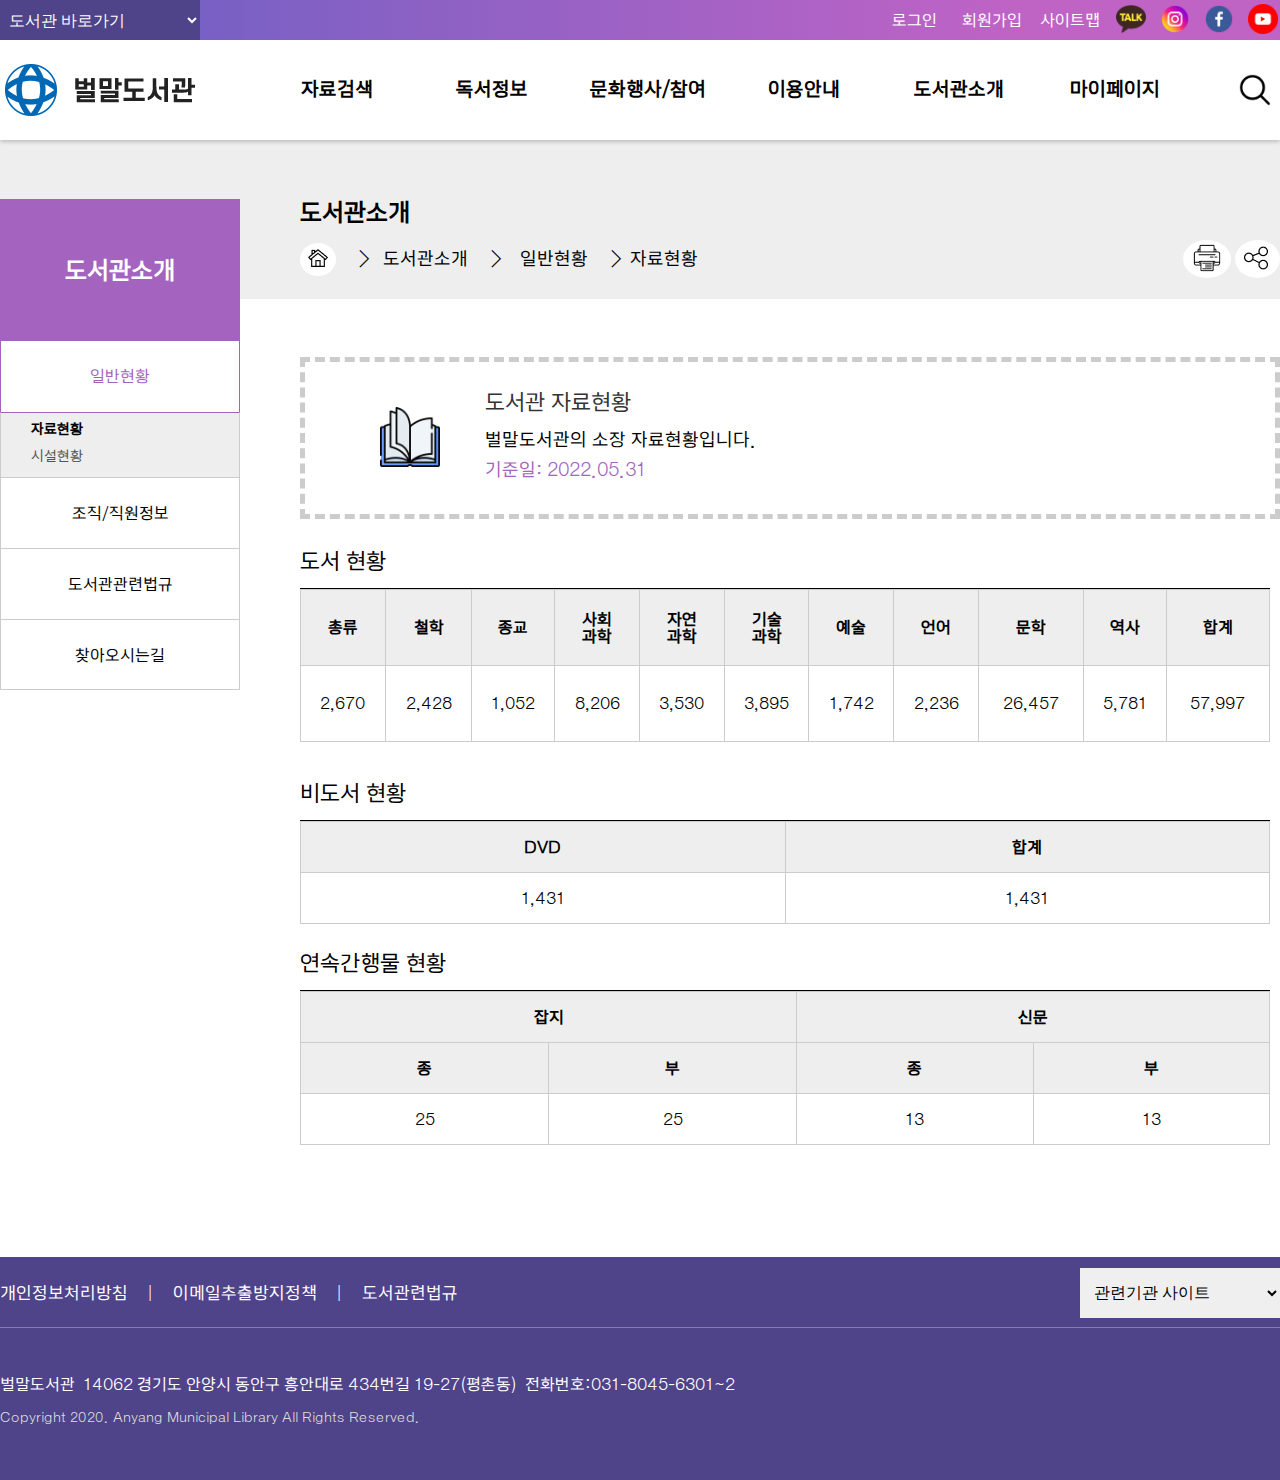
<file: sub4.html>
<!DOCTYPE html>
<html lang="ko">

<head>
    <meta charset="UTF-8">
    <meta name="viewport" content="width=device-width, initial-scale=1.0">
    <title>벌말도서관</title>
    <link rel="stylesheet" href="./css/sub4.css">
    <link rel="shortcut icon" href="./img/favi.ico">

    <script src="./js/jquery-1.9.1.min.js"></script>
    <script src="./js/script.js"></script>

</head>

<body>
    <div id="pop_wrap">
        <div id="pop">
            <ul>
                <li>

                </li>
                <li>
                    <form action="#" name="notice_form">
                        <p>
                            <input type="checkbox" name="chkbok" value="checkbox">오늘 하루 이 창을 열지 않음 <br>
                            <a href="javascript:closeWin()">[닫기]</a>
                        </p>
                    </form>
                </li>
            </ul>
        </div>
    </div>

    <header>
        <div id="purple_zone">
            <div id="custom">
                <div class="custom_form">

                    <form action="#">
                        <select name="library" id="library" onchange="if(this.value) window.open(this.value)" ;>
                            <option selected>도서관 바로가기</option>
                            <option value="https://lib.anyang.go.kr/seoksu/index.do">석수도서관</option>
                            <option value="https://lib.anyang.go.kr/manan/index.do">만안도서관</option>
                            <option value="https://lib.anyang.go.kr/samdeok/index.do">삼덕도서관</option>
                            <option value="https://lib.anyang.go.kr/bakdal/index.do">박달도서관</option>
                            <option value="https://lib.anyang.go.kr/pyeongchon/index.do">평촌도서관</option>
                            <option value="#none">관양도서관</option>
                            <option value="#none">비산도서관</option>
                            <option value="#none">호계도서관</option>
                            <option value="#none">어린이도서관</option>
                            <option value="#none">벌말도서관</option>
                            <option value="#none">작은도서관</option>
                            <option value="#none">독서마라톤</option>
                        </select>


                    </form>


                </div>


                <div id="custom_menu">
                    <div><a href="./login.html">로그인</a></div>
                    <div><a href="#none">회원가입</a></div>
                    <div><a href="#none">사이트맵</a></div>
                    <div><a href="#none"><img width="30" src="./img/kakao.png" alt="카카오톡"></a></div>
                    <div><a href="#none"><img width="30" src="./img/insta.png" alt="인스타그램"></a></div>
                    <div><a href="#none"><img width="30" src="./img/face.png" alt="페이스북"></a></div>
                    <div><a href="#none"><img width="30" src="./img/you.png" alt="유튜브"></a></div>
                </div>

            </div>

            <div id="nav_wrap">
                <div class="logo">
                    <a href="index.html">
                        <h1>Logo</h1>
                    </a>
                </div>

                <nav>
                    <div>
                        <p><a href="./sub1.html">자료검색</a></p>
                        <p><a href="./sub2.html">독서정보</a></p>
                        <p><a href="./sub3.html">문화행사/참여</a></p>
                        <p><a href="./news.html">이용안내</a></p>
                        <p><a href="./sub4.html">도서관소개</a></p>
                        <p><a href="#none">마이페이지</a></p>
                        <div id="sub_wrap">
                            <div id="wrapwrap">
                                <div id="sub_menu_wrap">
                                    <dl class="sub_menu">
                                        <dt><a href="./sub1.html">소장자료검색</a></dt>
                                        <dd><a href="#none">주제별검색</a></dd>
                                        <dd><a href="#none">신착자료검색</a></dd>
                                        <dd><a href="#none">정기간행물검색</a></dd>
                                        <dd><a href="#none">비치희망도서선정</a></dd>
                                    </dl>
                                    <dl class="sub_menu">
                                        <dt><a href="./sub2.html">사서추천도서</a></dt>
                                        <dd><a href="#none">도서대출베스트</a></dd>
                                        <dd><a href="#none">원문/학술정보</a></dd>
                                        <dd><a href="#none">향토자료(경기도메모리)</a></dd>
                                        <dd><a href="#none">도서관특성화</a></dd>
                                        <dd><a href="#none">공공도서관인기도서</a></dd>
                                        <dd><a href="#none">도서기증안내</a></dd>
                                    </dl>
                                    <dl class="sub_menu">
                                        <dt><a href="./sub3.html">독서마라톤</a></dt>
                                        <dd><a href="#none">문화행사신청</a></dd>
                                        <dd><a href="#none">영화상영</a></dd>
                                        <dd><a href="#none">스마트영어도서관</a></dd>
                                        <dd><a href="#none">북스타트</a></dd>
                                        <dd><a href="#none">견학신청</a></dd>
                                        <dd><a href="#none">설문조사</a></dd>
                                    </dl>
                                    <dl class="sub_menu">
                                        <dt><a href="./news.html">공지사항</a></dt>
                                        <dd><a href="#none">자주하는질문</a></dd>
                                        <dd><a href="#none">도서관이용안내</a></dd>
                                        <dd><a href="#none">상호대차</a></dd>
                                        <dd><a href="#none">모바일앱</a></dd>
                                        <dd><a href="#none">스마트도서관</a></dd>
                                        <dd><a href="#none">책배달서비스</a></dd>
                                        <dd><a href="#none">전자도서관</a></dd>
                                        <dd><a href="#none">도서관에바란다</a></dd>
                                        <dd><a href="#none">분실물센터</a></dd>
                                    </dl>
                                    <dl class="sub_menu">
                                        <dt><a href="#none">일반현황</a></dt>
                                        <dd><a href="#none">조직/직원정보</a></dd>
                                        <dd><a href="#none">도서관관련법규</a></dd>
                                        <dd><a href="#none">찾아오시는길</a></dd>
                                    </dl>
                                    <dl class="sub_menu">
                                        <dt><a href="#none">나의정보</a></dt>
                                        <dd><a href="#none">도서이용내역</a></dd>
                                        <dd><a href="#none">상호대차조회</a></dd>
                                        <dd><a href="#none">관심도서목록</a></dd>
                                        <dd><a href="#none">추천도서목록</a></dd>
                                        <dd><a href="#none">희망도서신청조회</a></dd>
                                        <dd><a href="#none">문화행사신청조회</a></dd>
                                        <dd><a href="#none">견학신청조회</a></dd>
                                        <dd><a href="#none">나의게시글조회</a></dd>
                                    </dl>
                                </div>
                            </div>
                        </div>
                    </div>

                </nav>
                <button class="search openS"></button>




            </div>
            <div id="search_tab">

                <div id="tab_wrap">

                    <div id="tab_form">
                        <form>
                            <select id="search_tab_select">
                                <option value="#none" selected>소장자료</option>
                                <option value="#none">홈페이지</option>
                            </select>

                            <input type="text" class="text" id="search_tap_text" name="search" title="검색어입력"
                                placeholder="검색어를 입력하세요.">
                            <button class="search_ok">검색</button>
                        </form>
                        <ul>
                            <li class="h3size">인기검색어</li>
                            <li><a href="#none">파친코</a></li>
                            <li><a href="#none">어린왕자</a></li>
                            <li><a href="#none">경제</a></li>
                            <li><a href="#none">작별인사</a></li>
                            <li><a href="#none">전천당</a></li>
                        </ul>
                    </div>
                    <button class="search closeS"></button>
                </div>



            </div>


        </div>
    </header>

    <section>
        <div id="grayzone"></div>
        <div id="section_wrap">
            <aside id="side_menu">
                <div id="side_menu_list">
                    <div id="sml_banner">도서관소개

                    </div>
                    <div id="firstsml_btn"><a href="#none;">일반현황</a>

                    </div>
                    <div id="side_sub">
                        <p><a href="#none">자료현황</a></p>
                        <p><a href="#none">시설현황</a></p>
                    </div>
                    <div class="sml_btn"><a href="#none">조직/직원정보</a></div>
                    <div class="sml_btn"><a href="#none">도서관관련법규</a></div>
                    <div class="sml_btn"><a href="#none">찾아오시는길</a></div>


                </div>
            </aside>

            <div id="section_contents_wrap">
                <div id="section_contents">
                    <h2>도서관소개</h2>
                    <div id="h2_link">
                        <div id="from">
                            <a href="./index.html"><img src="./img/home.png" alt="홈"></a>
                            <p>>&nbsp; 도서관소개</p>
                            <p>>&nbsp;&nbsp;&nbsp;일반현황</p>
                            <p>>&nbsp;자료현황</p>
                        </div>
                        <div id="print">
                            <a href="#none"><img src="./img/print.png" alt="프린터"></a>
                            <a href="#none"><img src="./img/gi.png" alt="공유하기"></a>
                        </div>
                    </div>

                </div>
            </div>
            <div id="submenu_wrap">
                <div id="data_wrap">
                    <div class="booklogo"><img src="./img/booklogo.png" alt="book" ></div class="booklogo">

                    <div class="dataText">
                        <h2>도서관 자료현황</h2>
                        <p>벌말도서관의 소장 자료현황입니다.</p>
                        <p style="color: #a563c0;">기준일: 2022.05.31</p>
                    </div>
                </div>

                <div id="book_data">
                    <h2>도서 현황</h2>

                    <table>
                        <tr>
                            <th>총류</th>
                            <th>철학</th>
                            <th>종교</th>
                            <th>사회<br>과학</th>
                            <th>자연<br>과학</th>
                            <th>기술<br>과학</th>
                            <th>예술</th>
                            <th>언어</th>
                            <th>문학</th>
                            <th>역사</th>
                            <th>합계</th>
                        </tr>
                        <tr>
                            <td>2,670</td>
                            <td>2,428</td>
                            <td>1,052</td>
                            <td>8,206</td>
                            <td>3,530</td>
                            <td>3,895</td>
                            <td>1,742</td>
                            <td>2,236</td>
                            <td>26,457</td>
                            <td>5,781</td>
                            <td>57,997</td>
                        </tr>
                    </table>
                </div>

                <div id="not_book_data">
                    <h2>비도서 현황</h2>

                    <table>
                        <tr>
                            <th>DVD</th>
                            <th>합계</th>
                        </tr>

                        <tr>
                            <td>1,431</td>
                            <td>1,431</td>
                        </tr>
                    </table>
                </div>

                <div id="newspaper_data">
                    <h2>연속간행물 현황</h2>
                    <table>
                        <tr>
                            <th colspan="2">잡지</th>
                            <th colspan="2">신문</th>
                        </tr>
                        <tr>
                            <th>종</th>
                            <th>부</th>
                            <th>종</th>
                            <th>부</th>
                        </tr>
                        <tr>
                            <td>25</td>
                            <td>25</td>
                            <td>13</td>
                            <td>13</td>
                        </tr>
                    </table>
                </div>
            </div>
        </div>






    </section>
    <footer>

        <div id="ftcolor_gray">
            <div id="gray_wrap">
                <ul id="footer_btn">
                    <li><a href="#none">개인정보처리방침</a></li>
                    <li><a href="#none">이메일추출방지정책</a></li>
                    <li><a href="#none">도서관련법규</a></li>

                </ul>
                <div id="footer_form">
                    <form>
                        <select name="family" id="family_site" onchange="if(this.value) window.open(this.value)">
                            <option selected>관련기관 사이트</option>
                            <option value="https://www.nl.go.kr/">국립중앙도서관</option>
                            <option value="https://www.nlcy.go.kr/">국가전자도서관</option>
                            <option value="#none">국립어린이청소년도서관</option>
                            <option value="#none">국회도서관</option>
                            <option value="#none">경기도사이버도서관</option>
                            <option value="#none">경기도메모리</option>
                            <option value="#none">책바다</option>
                            <option value="#none">책나래</option>
                            <option value="#none">책이음</option>
                            <option value="#none">안양시청</option>
                            <option value="#none">안양시평생교육원</option>
                            <option value="#none">안녕,안양</option>
                            <option value="#none">사서에게물어보세요</option>
                            <option value="#none">국립중앙장애인도서관</option>
                        </select>
                    </form>
                </div>
            </div>
        </div>
        <div id="ftcolor_white">

            <div id="footer_info">
                <p>
                    벌말도서관&nbsp; 14062 경기도 안양시 동안구 흥안대로 434번길 19-27(평촌동)&nbsp; 전화번호:031-8045-6301~2 <br>
                    <span>Copyright 2020. Anyang Municipal Library All Rights Reserved.</span>
                </p>
            </div>
        </div>




    </footer>

    <script src="http://cdnjs.cloudflare.com/ajax/libs/jquery/2.1.3/jquery.min.js"></script>
    <script src="./js/index.js"></script>
</body>

</html>
</file>
<file: css/style.css>
@charset "utf-8";

@font-face {
    font-family: '한글틀고딕';
    font-style: normal;
    font-weight: 400;
    font-display: swap;
    src: url(../font/한글틀고딕.ttf) format('truetype');
}

* {
    border: 0;
    outline: 0;
    margin: 0;
    padding: 0;
}

ul,
li {
    list-style: none;
}

a {
    text-decoration: none;
}

html {
    overflow-y: scroll;
    /*  overflow-x: hidden; */
}

body {
    width: 100%;
    height: 1300px;
    min-width: 1280px;
    display: grid;
    grid-template-rows: 140px auto 200px;
    font-family: '한글틀고딕';
}

#pop_wrap {
    position: absolute;
    left: 395px;
    top: 190px;
    z-index: 99999;

    visibility: hidden;
}

#pop {
    width: 300px;
    height: 400px;
    border: 1px solid #000;
    text-align: center;
}

#pop>ul>li:first-child {
    height: 350px;
    line-height: 200px;
    text-align: center;
    background: url(../img/pop.png) center center no-repeat;
    background-size: cover;
}

#pop p {
    background-color: #ffff00;
    height: 50px;
    line-height: 25px;
    width: 100%;
}

/* 헤더 */
header {
    width: 100%;
    height: 140px;

    position: relative;
    z-index: 9999;
    box-shadow: 0 2px 4px rgba(0, 0, 0, .2);
}

#purple_zone {
    width: 100%;
    height: 40px;
    /* Permalink - use to edit and share this gradient: https://colorzilla.com/gradient-editor/#7160c4+9,bf63c5+79;custom */
    background: #7160c4;
    /* Old browsers */
    background: -moz-linear-gradient(left, #7160c4 9%, #bf63c5 79%);
    /* FF3.6-15 */
    background: -webkit-linear-gradient(left, #7160c4 9%, #bf63c5 79%);
    /* Chrome10-25,Safari5.1-6 */
    background: linear-gradient(to right, #7160c4 9%, #bf63c5 79%);
    /* W3C, IE10+, FF16+, Chrome26+, Opera12+, Safari7+ */
    filter: progid:DXImageTransform.Microsoft.gradient(startColorstr='#7160c4', endColorstr='#bf63c5', GradientType=1);
    /* IE6-9 */


    position: absolute;
    z-index: 10;
}

#library {
    width: 200px;
    height: 40px;
    color: #ffffff;
    box-sizing: border-box;
    background-color: #4f4389;
    padding-left: 5px;
    font-size: 16px;
}

#library option {
    width: 100%;
    font-size: 16px;
    background-color: #ffffff;
    color: #333333;


}


#custom {
    width: 1280px;
    height: 40px;
    margin: 0 auto;
    display: flex;
    justify-content: space-between;
    align-items: center;
}

#custom_menu {
    display: grid;
    width: 400px;
    grid-template-columns: 2fr 2fr 2fr 1fr 1fr 1fr 1fr;
    gap: 10px;
    align-items: center;
}

#custom_menu>div {

    text-align: center;

    font-weight: bold;
}

#custom_menu>div a {
    color: #ffffff;
    font-weight: 400;
}

#custom_menu>div:nth-child(1) a:hover,
#custom_menu>div:nth-child(2) a:hover,
#custom_menu>div:nth-child(3) a:hover {
    border-bottom: 1px #ffffff solid;
}

/* nav */
#nav_wrap {
    width: 1280px;
    height: 100px;
    margin: 0 auto;

    display: grid;
    grid-template-columns: 2fr 7fr 0.7fr;
    align-items: center;
    
}

#nav_wrap .logo {
    text-align: center;
    width: 200px;
    height: 50px;
    background: url(../img/logo.png) no-repeat center center;
    padding: 5px 0;

}


#nav_wrap .logo h1 {
    text-indent: -9999px;
}



#nav_wrap nav>div {
    height: auto;
    display: grid;
    grid-template-columns: repeat(6, 1fr);
    margin: 0 auto;
    gap: 10px;

}

#nav_wrap>nav>div>p {

    text-align: center;
    line-height: 50px;
}

#nav_wrap>nav>div>p>a {
    font-weight: bold;
    color: #000000;
    font-size: 1.2em;
    display: block;
}

#sub_wrap {
    display: none;
    background-color: #ffffff;
    position: absolute;
    width: 100%;
    left: 0;
    top: 140px;
    border: 1px solid #eeeeee;
    height: auto;
    box-sizing: border-box;
}

#wrapwrap {
    width: 1280px;

    margin: 0 auto;
}

#sub_menu_wrap {
    width: 920px;
    height: 312px;
    display: grid;
    grid-template-columns: 150px 146px 177px 142px 164px 1fr;
    margin-left: 265px;
}

#sub_wrap #sub_menu_wrap dl {
    box-sizing: border-box;
    height: 100%;
    width: 100%;
    border-left: 1px solid #eeeeee;
}

#sub_wrap #sub_menu_wrap dl:last-child {
    border-right: 1px solid #eeeeee;
}

#sub_wrap #sub_menu_wrap dl dd,
#sub_wrap #sub_menu_wrap dl dt {
    margin-top: 8px;
    padding-left: 5px;
}

#sub_wrap #sub_menu_wrap dl dd a,
#sub_wrap #sub_menu_wrap dl dt a {
    color: #333333;
    font-size: 14px;
    line-height: 20px;
}

#sub_wrap #sub_menu_wrap dl dd a:hover,
#sub_wrap #sub_menu_wrap dl dt a:hover {
    color: #000000;
    font-weight: bold;
}

#search_tab {
    display: none;
    height: 90px;
    width: 100%;
    background-color: #ffffff;
    position: relative;
    z-index: 9999;
    box-shadow: 0 2px 4px rgba(0, 0, 0, .2);
    
}



#tab_wrap {
    width: 1000px;
    height: 50px;
    position: absolute;
    float: left;
    top: -76px;
    left: 54.45%;
    transform: translate(-50%, 0);
    box-sizing: border-box;
    
    


}

.openS {
    background: url(../img/search1.png) no-repeat center center;
    background-size: 80%;
    display: block;
    width: 50px;
    height: 50px;
    position: absolute;
    justify-self: right;
    z-index: 999999;
    cursor: pointer;
   
      

}

.closeS {
    background: url(../img/cancel.png) no-repeat center center;
    background-size: 55%;
    display: none;
    width: 50px;
    height: 50px;
    top: 0;
    right: -50px;
    cursor: pointer;
    position: absolute;
    
   


}

#search_tab_select {
    width: 200px;
    height: 50px;

    font-size: 16px;
    padding-left: 10px;

}

#search_tap_text {
    width: 640px;
    height: 50px;
    margin-top: 0px;
    font-size: 16px;
    padding-left: 10px;
}

.search_ok {
    color: #ffffff;
    background-color: #333333;
    padding: 15px;
    margin-left: 4px;
}

#tab_form ul {

    width: 92%;
    height: 50px;
    border-top: 1px solid #eeeeee;
    padding-top: 10px;

}

#tab_form ul li {
    float: left;
    padding-right: 15px;
    line-height: 50px;
}

#tab_form ul li.h3size {
    font-size: 18px;
    font-weight: bold;
    padding-right: 18px;
}

#tab_form ul li a {
    font-size: 16px;
    color: #333333;
    padding: 5px;
}

#tab_form ul li a:hover {
    color: #a563c0;
}

/* 섹션 */
/* 메인비주얼 */
#main_visual>#main_banner {
    position: relative;
    width: 100%;
    margin: 0 auto;
    overflow: hidden;
    height: 715px;




}

#main_banner ul {
    position: relative;

    width: 100%;
    height: 715px;

}

#main_banner ul li {
    position: absolute;
    width: 100%;
    height: 715px;
}

.visual_0 {

    background: url(../img/visual/1.jpg) no-repeat 100%;

    left: 0;



}

.visual_1 {

    background: url(../img/visual/2.jpg) no-repeat 100%;

    left: 100%;
}

.visual_2 {

    background: url(../img/visual/3.jpg) no-repeat 100%;


    left: 200%;
}

#main_visual .banner_btn {
    width: 90px;
    height: 20px;
    display: flex;
    justify-content: space-between;
    margin: 0 auto;
    position: absolute;
    top: 790px;
    left: 50%;
    transform: translate(-50%, 0);
    z-index: 99;
    text-indent: -9999px;
}

.banner_btn li a {
    display: block;
    width: 20px;
    height: 20px;
    background: url(../img/bt1.png) no-repeat;
    border-radius: 50%;


}

li.Bon>a {

    background: url(../img/bt2.png);
    display: block;
    width: 20px;
    height: 20px;
    border-radius: 50%;

}



/* 컨텐츠1 */
#contents_banner {
    height: 204px;
    width: 100%;
    background-color: #eeeeee
}

#contents_banner ul#cb_wrap {
    display: grid;
    align-items: center;
    grid-template-columns: repeat(6, 1fr);
    gap: 35px;
    width: 1024px;
    height: inherit;

    margin: 0 auto;

}

#contents_banner>ul#cb_wrap>li {
    margin-left: -15px;
}

#contents_banner>ul#cb_wrap>li a {
    font-size: 21px;
    display: block;
    text-align: center;
    color: #000000;
    line-height: 25px;
}

#contents_banner>ul#cb_wrap>li:nth-child(1) {
    text-align: center;

    height: 130px;
    width: 160px;

}

#contents_banner>ul#cb_wrap>li:nth-child(2) {

    text-align: center;

    height: 130px;
    width: 160px;
}

#contents_banner>ul#cb_wrap>li:nth-child(3) {

    text-align: center;

    height: 130px;
    width: 160px;
}

#contents_banner>ul#cb_wrap>li:nth-child(4) {

    text-align: center;

    height: 130px;
    width: 160px;
}

#contents_banner>ul#cb_wrap>li:nth-child(5) {

    text-align: center;

    height: 130px;
    width: 160px;
}

#contents_banner>ul#cb_wrap>li:nth-child(6) {

    text-align: center;

    height: 130px;
    width: 160px;
}


/* 컨텐츠2 */
#news_cont {
    height: 451px;
    width: 100%;
    background: url(../img/content1.png) no-repeat center center;
    background-size: cover;

}

#news_wrap {
    height: inherit;
    width: 1280px;

    margin: 0 auto;
    display: grid;
    grid-template-columns: 1fr 6fr;
    align-items: center;


}

#news_menu {
    width: 900px;
    height: inherit;

    display: grid;
    grid-template-columns: 2fr 0.5fr;
    position: relative;
    left: 200px;
}

.news_more {

    height: 240px;
    position: relative;

    left: 150px;


}

.news_more h2 {
    font-size: 32px;
    color: #ffffff;
    margin-bottom: 10px;
}

.news_more p {
    color: #ffffff;
    line-height: 20px;

}

.more_btn {
    position: absolute;
    bottom: 1px;
    font-weight: bold;
    color: #ffffff;
}

.more_btn:hover {
    border-bottom: 1px solid #ffffff;
    bottom: 0px;
}

#news_nav>ul {
    display: grid;
    grid-template-columns: 0.8fr 1fr 1fr 1.3fr 1fr 1.5fr;
    position: relative;
    margin-left: 50px;
    margin-top: 67px;
    width: 100%;
    height: 350px;


}

#news_nav>ul>li {
    padding: 8px 8px;
    text-align: center;



}

#news_nav>ul>li:last-child {
    margin-left: -20px;
}

#news_nav>ul>li:hover>a {
    color: #ffa800;
}

#news_nav>ul>li.on>a {
    color: #ffa800;
}

#news_nav>ul>li>a {
    color: #000000;
    font-size: 22px;
}

#news_nav>ul>li>ul {
    display: none;



}

#news_nav>ul>li>ul>li {
    padding: 24px 0;
    border-bottom: #cccccc 1px solid;
}



#news_nav>ul>li>ul>li:last-child {
    border: none;
}

#news_nav>ul>li>ul>li>a {
    font-size: 19px;
    font-weight: 400;
    color: #000000;
}

#news_nav>ul>li>ul>li:hover>a {
    color: #ffa800;
}

#news_nav>ul>li>ul{
    display: none;
}
#news_nav>ul>li.on>ul {
    position: absolute;
    left: 0;
    width: 830px;
    height: 290px;
    border-top: 1px #000000 solid;
    border-bottom: 1px #000000 solid;
    margin-top: 15px;
    text-align: left;
    padding-left: 15px;
    display: block;

}



#prev_next_btn {
    display: grid;
    grid-template-columns: 1fr 1fr;

    width: 150px;
    margin-top: 75px;
    margin-left: 30px;
    text-align: center;
    height: 20px;
    line-height: 55px;
    box-sizing: border-box;


}

.prev {
    background: url(../img/prev.png) no-repeat 45%;

}

.prev:hover {
    background: url(../img/prev2.png) no-repeat 45%;
}

.next {
    background: url(../img/next.png) no-repeat 45%;
}

.next:hover {
    background: url(../img/next2.png) no-repeat 45%;
}

/* 컨텐츠3 */
#event {
    width: 100%;
    height: 768px;
}

#event #event_wrap {
    width: 1280px;
    height: inherit;
    display: grid;
    grid-template-columns: 2fr 1fr;
    margin: 0 auto;
    align-items: center;
    background-color: #ffffff;
}

#event_list {
    width: 755px;
    height: 588px;
    display: grid;
    grid-template-rows: 50px 538px;

}

#event_list h2 {
    font-size: 24px;
    margin-top: -10px;
    height: 50px;
    padding: 0 5px;
    box-sizing: border-box;
    display: flex;
    justify-content: space-between;
    align-items: center;

}

#event_list h2 a {
    display: block;
    color: #aaaaaa;
    background-color: #ffffff;
    font-size: 15px;
    line-height: 40px;
    margin-right: -10px;
}

#event_list h2 a:hover {
    color: #000000;
}

#event_list #list_wrap {
    display: grid;
    grid-template-columns: repeat(3, 1fr);
    grid-template-rows: repeat(2, 270px);

    gap: 15px 32px;
}

#event_list #list_wrap .eventbtn {
    width: 231px;
    height: 254px;
    background-color: #ffffff;

    border: #cccccc 1px solid;




}

.eventbtn .top {
    height: 48px;
    line-height: 48px;
    background-color: #eeeeee;
    width: 100%;
    margin: 0 auto;
    padding: 0 20px;
    box-sizing: border-box;
    color: #000000;


}

.eventbtn .top span.open {
    float: right;
    background-color: #9147af;
    color: #ffffff;

    width: 75px;
    text-align: center;
    height: 30px;
    margin-top: 9px;
    line-height: 30px;

}

.eventbtn .top span.close {
    float: right;
    background-color: #aaaaaa;
    color: #ffffff;

    width: 75px;
    text-align: center;
    height: 30px;
    margin-top: 9px;
    line-height: 30px;
}

.eventbtn .mid {
    height: 99px;
    line-height: 28px;
    border-top: #cccccc 1px solid;
    padding: 0 20px;
    padding-top: 20px;
    box-sizing: border-box;
    font-size: 17px;
    color: #000000;
}

.eventbtn .bottom {
    height: 107px;
    line-height: 28px;
    border-top: #aaaaaa 1px solid;
    margin: 0 auto;
    margin: 0 20px;
    padding-top: 20px;
    color: #666666;
    font-size: 14px;


}

.eventlist_btn {
    display: block;

    width: 80px;
    height: 30px;
    background-color: #000000;
}

#aside_wrap {
    display: grid;
    height: 700px;
    width: 100%;


    grid-template-rows: 435px 249px;
    gap: 10px;

}

aside#date {
    width: 100%;
    height: 100%;
    background-color: #eeeeee;

}

/* 도서관달력 */
#calendar {
    width: 100%;

    height: 335px;
    margin: 0 auto;
    background: #eeeeee;

    border-top-width: 2px;
}

#calendar i {
    font-style: normal;
    font-size: 0.9rem;

}

#calendar h1 {
    padding-top: 15px;
    font-size: 1.6rem;
    font-weight: 300;

    text-align: center;
}

#calendar h1 b {
    font-weight: 500;

}

#calendar input {

    padding: 5px 10px;
}

#calendar table {
    border-collapse: collapse;
    cursor: default;
    width: 100%;
    height: 300px;

}

#calendar table td {
    border: 1px solid #ddd;
    background-color: #ffffff;
    text-align: center;
    vertical-align: middle;

}

#calendar table td:hover i {
    background: #eee;

}

#calendar table td:active i {
    transition: none;
    transform: scale(0.95);

}

#calendar table td i {
    font-style: normal;

}

#calendar table td i {
    display: inline-block;
    position: relative;
    width: 34px;
    height: 34px;
    line-height: 34px;
    border-radius: 50%;
    transition: all .2s ease;

}

#calendar table td:nth-child(5) i {
    background-color: #9147AF;
    color: #ffffff;
}

#calendar table thead td {
    background: #ffffff;
    text-transform: uppercase;
    font-size: 1.1rem;
    font-weight: 600;
    padding: 10px 0;

}





#calendar .sel1,
#calendar .sel2,
#calendar .range {
    color: #fff;

}

#calendar table td.range i {
    background: #808ECE;

}

#calendar table td.sel1 i {
    background: #9147AF;
}

#calendar table td.sel2 i {
    background: #FFA800;
}

#calendar .sel1 i,
#calendar .sel2 i {
    animation: bounce 0.2s ease-in-out 1;
}

@keyframes bounce {
    0% {
        transform: translateY(0);
    }

    20% {
        transform: translateY(-5px);
    }

    50% {
        transform: translateY(5px);
    }

    100% {
        transform: translateY(0px);
    }
}

#calendar td.disabled,
#calendar td.notCurMonth {
    color: #ddd;
    font-size: 1.2rem;
    background-color: #ffffff;
   
    
}

#calendar h1 {
    display: none;

}

#calendar p.sub {
    margin: -20px 0 60px;
    font-size: 1.6rem;
    font-weight: 300;
    line-height: 140%;


}

#calendar p.sub i {
    font-size: 1.2rem;
    text-transform: uppercase;
    color: #9147AF;
    font-weight: 700;
    line-height: 140%;
}

#calendar #disp {
    position: relative;
    text-transform: uppercase;
    text-align: center;
    height: 60px;
    line-height: 60px;
    font-size: 1.3rem;
    background: #9147AF;
    color: #fff;
    -moz-user-select: none;
    /* Firefox */
    -ms-user-select: none;
    /* Internet Explorer */
    -khtml-user-select: none;
    /* KHTML browsers (e.g. Konqueror) */
    -webkit-user-select: none;
    /* Chrome, Safari, and Opera */
    -webkit-touch-callout: none;
    /* Disable Android and iOS callouts*/
    user-select: none;

}

#calendar #month {
    display: inline;
    font-weight: 300;
}

#calendar #disp .nav {
    color: #fff;
    float: right;
    width: 15%;
    cursor: pointer;
    font-size: 2.9rem;
    width: 40px;
    height: 40px;
    line-height: 36px;
    border-radius: 50%;
    margin: 10px 10px 0 0;
}

#calendar #disp #prev {
    float: left;
    margin-right: 0;
    margin-left: 30px;
}

#calendar #disp #next {
    margin-right: 30px;
    margin-left: 0;
}

#calendar #disp .nav:hover {
    background: rgba(255, 255, 255, 0.1);
}

#calendar #disp .nav:active {
    transform: scale(0.9);
}

#sel2text {
    font-size: 0.8em;
   
}

#calendar .nav.disabled {
    opacity: .5;
}

#calendar #out1,
#calendar #out2 {
    color: #aaa;
    font-size: 1.3rem;
    text-transform: uppercase;
}

/* SELECT HELPER */
#calendar #calHelp {
    font-weight: 400;
    margin-top: 5px;
    font-size: 1.2rem;
    text-transform: uppercase;
    margin-left: 20px;
   
}

#calendar #calHelp div {
    display: inline-block;
    width: 90%;
     margin-top: 5px;
}

#calendar #calHelp .disabled i {
    width: 15px;
    height: 15px;
   
}

#calendar #calHelp div.first {
    width: 100%;
    font-size: 1.1rem;
    padding: 0 5px 0 0;
}

#calendar #calHelp b {
    font-weight: 400;
}

#calendar #calHelp i {
    display: inline-block;
    width: 15px;
    height: 15px;
    line-height: 15px;
    text-align: center;
    margin: 0 3px 0 0;
    background: red;
    color: #ffffff;
    border-radius: 50%;
    text-indent: -9999px;
}

#calendar #calHelp .active i {
    background: #9147AF;
}

#sel1text {
    font-size: 0.9em;
}

#calendar .log h4 {
    margin: 20px 0 0;
    font-weight: 500;
}

#calendar .log {
    font-size: 1.2rem;
    line-height: 150%;
    color: #aaa;
    margin-top: 30px;
}

#calendar .log p {
    margin-top: 0;
}

/* 달력 끝 */

#use_info {
    width: 100%;
    height: 240px;

}

#use_info h2 {
    height: 61px;
    width: 100%;
    background: #9147af;
    color: #ffffff;
    font-weight: 600;
    line-height: 61px;
    display: flex;
    justify-content: space-between;
    box-sizing: border-box;
    padding: 0 30px;
}

#use_info h2 a {
    font-weight: 400;
    font-size: 18px;
    color: #ffffff;
}

#use_info h2 a:hover {
    font-weight: bold;
}

#time_info {
    height: 139px;
    width: 100%;
    background-color: #a563c0;
}

#time_info ul {
    width: 40%;
    height: 100px;

    padding-left: 20px;
    padding-top: 10px;

    color: #eeeeee;
    float: left;

}

#time_info ul li {
    list-style: disc;
    line-height: 45px;
    margin-left: 20px;

    font-size: 14px;
    padding-top: 5px;
}

#time_info p {
    color: #eeeeee;
    line-height: 30px;
    margin-left: 20px;
    padding-top: 21px;
    font-size: 14px;


}

#time_info ul li p:first-child {
    color: #ffffff;

}

/* 컨텐츠4 */
#rank {
    width: 100%;
    height: 472px;
    background-color: #eeeeee;
}

#rank_wrap {
    height: inherit;
    width: 1280px;
    margin: 0 auto;
    position: relative;
    display: grid;
    grid-template-rows: 80px 388px;
    align-items: center;

}

#rankbtn>li {
    display: inline-block;
    margin: 0px 5px;
    font-size: 1.1em;
    margin-top: 40px;
    padding: 0 10px;
    cursor: pointer;
}



#rankbtn>li.rankon {
    font-weight: bold;

}

#rankbtn>li.rankon>ul {
    height: 328px;
    width: 100%;

    display: flex;
    gap: 75px;

    position: absolute;

    top: 110px;
    left: 0px;
    text-align: center;

}

#rankbtn>li:hover {
    font-weight: bold;
}

#rankbtn>li>ul {
    display: none;
}





#rankbtn>li.rankon>ul li a:last-child {
    color: #000000;
    display: block;
    font-size: 18px;
    width: 194px;
    height: 50px;
    white-space: nowrap;
    overflow: hidden;
    text-overflow: ellipsis;
    line-height: 70px;
    font-weight: 400;

    margin-top: -25px;
}

#rankbtn>li.rankon>ul li a img {
    padding-bottom: 20px;
    transition: all 0.3s;
}

#rankbtn>li.rankon>ul li a img:hover {
    transform: scale(1.1);
}




/* 푸터 */
footer {
    width: 100%;
    height: 202px;
}

#ftcolor_gray {
    background-color: #4f4389;

    width: 100%;
    height: 70px;
}

#ftcolor_gray #gray_wrap {
    width: 1280px;
    height: inherit;
    margin: 0 auto;
    display: flex;
    justify-content: space-between;
    align-items: center;

}

#ftcolor_gray #gray_wrap ul li {
    display: inline-block;

    box-sizing: border-box;
}

#ftcolor_gray #gray_wrap ul li:after {
    content: ' | ';
    color: #ffffff;
}

#ftcolor_gray #gray_wrap ul li:last-child:after {
    content: '';
}

#ftcolor_gray #gray_wrap ul li a {
    color: #ffffff;
    font-size: 17px;
    padding: 15px;


}

#ftcolor_gray #gray_wrap ul li:first-child a {
    padding-left: 0;
}


#ftcolor_gray #gray_wrap #footer_form {

    width: 200px;
    height: 50px;
    text-align: center;
    line-height: 50px;

}

#ftcolor_white {
    background-color: #4f4389;
    width: 100%;
    height: 152px;
    border-top: 1px solid rgba(255, 255, 255, 0.3);
}

#footer_info {
    width: 1280px;
    height: inherit;
    color: #ffffff;
    margin: 0 auto;
    line-height: 32px;
    padding-top: 40px;
    box-sizing: border-box;
}

#footer_info span {
    color: #dddddd;
    font-size: 0.8em;
}

#family_site {
    width: 200px;
    height: 50px;
    padding-left: 10px;
    color: #000000;
    font-size: 16px;
}
</file>
<file: css/login.css>
@charset "utf-8";

@font-face {
    font-family: '한글틀고딕';
    font-style: normal;
    font-weight: 400;
    font-display: swap;
    src: url(../font/한글틀고딕.ttf) format('truetype');
}

* {
    border: 0;
    outline: 0;
    margin: 0;
    padding: 0;
}

ul,
li {
    list-style: none;
}

a {
    text-decoration: none;
}

html {
    overflow-y: scroll;
    /*  overflow-x: hidden; */
}

body {
    width: 100%;
    height: 1300px;
    min-width: 1280px;
    display: grid;
    grid-template-rows: 140px auto 200px;
    font-family: '한글틀고딕';
}

#pop_wrap {
    position: absolute;
    left: 395px;
    top: 190px;
    z-index: 99999;

    visibility: hidden;
}

#pop {
    width: 300px;
    height: 400px;
    border: 1px solid #000;
    text-align: center;
}

#pop>ul>li:first-child {
    height: 350px;
    line-height: 200px;
    text-align: center;
    background: url(../img/pop.png) center center no-repeat;
    background-size: cover;
}

#pop p {
    background-color: #ffff00;
    height: 50px;
    line-height: 25px;
    width: 100%;
}

/* 헤더 */
header {
    width: 100%;
    height: 140px;

    position: relative;
    z-index: 9999;
    box-shadow: 0 2px 4px rgba(0, 0, 0, .2);
}

#purple_zone {
    width: 100%;
    height: 40px;
    /* Permalink - use to edit and share this gradient: https://colorzilla.com/gradient-editor/#7160c4+9,bf63c5+79;custom */
    background: #7160c4;
    /* Old browsers */
    background: -moz-linear-gradient(left, #7160c4 9%, #bf63c5 79%);
    /* FF3.6-15 */
    background: -webkit-linear-gradient(left, #7160c4 9%, #bf63c5 79%);
    /* Chrome10-25,Safari5.1-6 */
    background: linear-gradient(to right, #7160c4 9%, #bf63c5 79%);
    /* W3C, IE10+, FF16+, Chrome26+, Opera12+, Safari7+ */
    filter: progid:DXImageTransform.Microsoft.gradient(startColorstr='#7160c4', endColorstr='#bf63c5', GradientType=1);
    /* IE6-9 */


    position: absolute;
    z-index: 10;
}

#library {
    width: 200px;
    height: 40px;
    color: #ffffff;
    box-sizing: border-box;
    background-color: #4f4389;
    padding-left: 5px;
    font-size: 16px;
}

#library option {
    width: 100%;
    font-size: 16px;
    background-color: #ffffff;
    color: #333333;


}


#custom {
    width: 1280px;
    height: 40px;
    margin: 0 auto;
    display: flex;
    justify-content: space-between;
    align-items: center;
}

#custom_menu {
    display: grid;
    width: 400px;
    grid-template-columns: 2fr 2fr 2fr 1fr 1fr 1fr 1fr;
    gap: 10px;
    align-items: center;
}

#custom_menu>div {

    text-align: center;

    font-weight: bold;
}

#custom_menu>div a {
    color: #ffffff;
    font-weight: 400;
}

#custom_menu>div:nth-child(1) a:hover,
#custom_menu>div:nth-child(2) a:hover,
#custom_menu>div:nth-child(3) a:hover {
    border-bottom: 1px #ffffff solid;
}

/* nav */
#nav_wrap {
    width: 1280px;
    height: 100px;
    margin: 0 auto;

    display: grid;
    grid-template-columns: 2fr 7fr 0.7fr;
    align-items: center;
    
}

#nav_wrap .logo {
    text-align: center;
    width: 200px;
    height: 50px;
    background: url(../img/logo.png) no-repeat center center;
    padding: 5px 0;

}


#nav_wrap .logo h1 {
    text-indent: -9999px;
}



#nav_wrap nav>div {
    height: auto;
    display: grid;
    grid-template-columns: repeat(6, 1fr);
    margin: 0 auto;
    gap: 10px;

}

#nav_wrap>nav>div>p {

    text-align: center;
    line-height: 50px;
}

#nav_wrap>nav>div>p>a {
    font-weight: bold;
    color: #000000;
    font-size: 1.2em;
    display: block;
}

#sub_wrap {
    display: none;
    background-color: #ffffff;
    position: absolute;
    width: 100%;
    left: 0;
    top: 140px;
    border: 1px solid #eeeeee;
    height: auto;
    box-sizing: border-box;
}

#wrapwrap {
    width: 1280px;

    margin: 0 auto;
}

#sub_menu_wrap {
    width: 920px;
    height: 312px;
    display: grid;
    grid-template-columns: 150px 146px 177px 142px 164px 1fr;
    margin-left: 265px;
}

#sub_wrap #sub_menu_wrap dl {
    box-sizing: border-box;
    height: 100%;
    width: 100%;
    border-left: 1px solid #eeeeee;
}

#sub_wrap #sub_menu_wrap dl:last-child {
    border-right: 1px solid #eeeeee;
}

#sub_wrap #sub_menu_wrap dl dd,
#sub_wrap #sub_menu_wrap dl dt {
    margin-top: 8px;
    padding-left: 5px;
}

#sub_wrap #sub_menu_wrap dl dd a,
#sub_wrap #sub_menu_wrap dl dt a {
    color: #333333;
    font-size: 14px;
    line-height: 20px;
}

#sub_wrap #sub_menu_wrap dl dd a:hover,
#sub_wrap #sub_menu_wrap dl dt a:hover {
    color: #000000;
    font-weight: bold;
}

#search_tab {
    display: none;
    height: 90px;
    width: 100%;
    background-color: #ffffff;
    position: relative;
    z-index: 9999;
    box-shadow: 0 2px 4px rgba(0, 0, 0, .2);
    
}



#tab_wrap {
    width: 1000px;
    height: 50px;
    position: absolute;
    float: left;
    top: -76px;
    left: 54.45%;
    transform: translate(-50%, 0);
    box-sizing: border-box;
    
    


}

.openS {
    background: url(../img/search1.png) no-repeat center center;
    background-size: 80%;
    display: block;
    width: 50px;
    height: 50px;
    position: absolute;
    justify-self: right;
    z-index: 999999;
    cursor: pointer;
   
      

}

.closeS {
    background: url(../img/cancel.png) no-repeat center center;
    background-size: 55%;
    display: none;
    width: 50px;
    height: 50px;
    top: 0;
    right: -50px;
    cursor: pointer;
    position: absolute;
    
   


}

#search_tab_select {
    width: 200px;
    height: 50px;

    font-size: 16px;
    padding-left: 10px;

}

#search_tap_text {
    width: 640px;
    height: 50px;
    margin-top: 0px;
    font-size: 16px;
    padding-left: 10px;
}

.search_ok {
    color: #ffffff;
    background-color: #333333;
    padding: 15px;
    margin-left: 4px;
}

#tab_form ul {

    width: 92%;
    height: 50px;
    border-top: 1px solid #eeeeee;
    padding-top: 10px;

}

#tab_form ul li {
    float: left;
    padding-right: 15px;
    line-height: 50px;
}

#tab_form ul li.h3size {
    font-size: 18px;
    font-weight: bold;
    padding-right: 18px;
}

#tab_form ul li a {
    font-size: 16px;
    color: #333333;
    padding: 5px;
}

#tab_form ul li a:hover {
    color: #a563c0;
}

/* 섹션 */
/* 메인비주얼 */
#main_visual>#main_banner {
    position: relative;
    width: 100%;
    margin: 0 auto;
    overflow: hidden;
    height: 715px;




}

#main_banner ul {
    position: relative;

    width: 100%;
    height: 715px;

}

#main_banner ul li {
    position: absolute;
    width: 100%;
    height: 715px;
}

.visual_0 {

    background: url(../img/visual/1.jpg) no-repeat 100%;

    left: 0;



}

.visual_1 {

    background: url(../img/visual/2.jpg) no-repeat 100%;

    left: 100%;
}

.visual_2 {

    background: url(../img/visual/3.jpg) no-repeat 100%;


    left: 200%;
}

#main_visual .banner_btn {
    width: 90px;
    height: 20px;
    display: flex;
    justify-content: space-between;
    margin: 0 auto;
    position: absolute;
    top: 790px;
    left: 50%;
    transform: translate(-50%, 0);
    z-index: 99;
    text-indent: -9999px;
}

.banner_btn li a {
    display: block;
    width: 20px;
    height: 20px;
    background: url(../img/bt1.png) no-repeat;
    border-radius: 50%;


}

li.Bon>a {

    background: url(../img/bt2.png);
    display: block;
    width: 20px;
    height: 20px;
    border-radius: 50%;

}



/* 컨텐츠1 */
#contents_banner {
    height: 204px;
    width: 100%;
    background-color: #eeeeee
}

#contents_banner ul#cb_wrap {
    display: grid;
    align-items: center;
    grid-template-columns: repeat(6, 1fr);
    gap: 35px;
    width: 1024px;
    height: inherit;

    margin: 0 auto;

}

#contents_banner>ul#cb_wrap>li {
    margin-left: -15px;
}

#contents_banner>ul#cb_wrap>li a {
    font-size: 21px;
    display: block;
    text-align: center;
    color: #000000;
    line-height: 25px;
}

#contents_banner>ul#cb_wrap>li:nth-child(1) {
    text-align: center;

    height: 130px;
    width: 160px;

}

#contents_banner>ul#cb_wrap>li:nth-child(2) {

    text-align: center;

    height: 130px;
    width: 160px;
}

#contents_banner>ul#cb_wrap>li:nth-child(3) {

    text-align: center;

    height: 130px;
    width: 160px;
}

#contents_banner>ul#cb_wrap>li:nth-child(4) {

    text-align: center;

    height: 130px;
    width: 160px;
}

#contents_banner>ul#cb_wrap>li:nth-child(5) {

    text-align: center;

    height: 130px;
    width: 160px;
}

#contents_banner>ul#cb_wrap>li:nth-child(6) {

    text-align: center;

    height: 130px;
    width: 160px;
}



/* 서브 공통 */
#grayzone {
    width: 100%;
    height: 159px;
    background-color: #eeeeee;
    position: relative;
    z-index: 10;
}

#section_wrap {
    width: 1280px;
    height: auto;
    margin: 0 auto;
    display: grid;
    grid-template-columns: 240px 980px;
    gap: 60px;
    position: relative;
    z-index: 10;
    top: -100px;
}

#side_menu {
    width: 332px;
    height: auto;

}

#side_menu_list {
    width: 240px;
    position: relative;

    height: auto;
    display: grid;
    background-color: #ffffff;

    grid-template-rows: 142px 71px 71px 71px 71px 71px 71px;


}

#side_menu_list>div {

    height: 71px;

    box-sizing: border-box;
    border-bottom: none;

}

#side_menu_list div:last-child {
    border-bottom: 1px #cccccc solid;
}

#side_menu_list div:first-child {
    height: 142px;

    background-color: #a563c0;
}

#sml_banner {
    color: #ffffff;
    font-size: 24px;
    line-height: 142px;
    text-align: center;
    font-weight: bold;

}

#side_menu_list>#side_sub {
    height: 65px;
    width: 100%;
    background-color: #eeeeee;
    border: #cccccc solid 1px;
    border-top: 1px #a563c0 solid;
    ;
    border-bottom: none;

}

#side_menu_list>#side_sub a {
    color: #555555;
    line-height: 22px;
    padding-left: 30px;
    display: block;
    font-size: 14px;
    margin-top: 5px;

}

#side_menu_list>#side_sub a:hover {
    color: #000000;
    font-weight: bold;

}

.sml_btn {
    width: 100%;
    text-align: center;
    line-height: 71px;
    font-size: 16px;
    border: 1px solid #cccccc;
    height: 71px;



}

.sml_btn a {
    display: block;

    color: #000000;
}

#side_menu_list #firstsml_btn {
    width: 100%;
    text-align: center;
    line-height: 71px;
    font-size: 16px;
    height: 71px;
    border-bottom: 1px solid #a563c0;
    border-left: 1px solid #a563c0;
    border-right: 1px solid #a563c0;
}

#firstsml_btn a {
    display: block;

    color: #a563c0;
}

#h2_link {
    width: 100%;
    height: 100%;

    display: flex;
    justify-content: space-between;
}

#h2_link #from {
    display: flex;
    gap: 20px;
    height: 68px;

    align-items: center;
}

#h2_link #from p {
    line-height: 68px;
    font-size: 18px;
}

#h2_link #from a {
    display: block;
    background-color: white;
    border-radius: 50%;
    padding: 5px 8px;
    color: #000000;

}



#print a {
    color: #000000;
    line-height: 68px;
    background-color: white;
    padding: 11px 9px;
    border-radius: 50%;
    text-align: center;


}

#print>a:last-child>img {
    margin-left: -3px;
}

#print>a>img {
    vertical-align: middle;
    margin-top: -5px;
}

/* 푸터 */
footer {
    width: 100%;
    height: 202px;
}

#ftcolor_gray {
    background-color: #4f4389;

    width: 100%;
    height: 70px;
}

#ftcolor_gray #gray_wrap {
    width: 1280px;
    height: inherit;
    margin: 0 auto;
    display: flex;
    justify-content: space-between;
    align-items: center;

}

#ftcolor_gray #gray_wrap ul li {
    display: inline-block;

    box-sizing: border-box;
}

#ftcolor_gray #gray_wrap ul li:after {
    content: ' | ';
    color: #ffffff;
}

#ftcolor_gray #gray_wrap ul li:last-child:after {
    content: '';
}

#ftcolor_gray #gray_wrap ul li a {
    color: #ffffff;
    font-size: 17px;
    padding: 15px;


}

#ftcolor_gray #gray_wrap ul li:first-child a {
    padding-left: 0;
}


#ftcolor_gray #gray_wrap #footer_form {

    width: 200px;
    height: 50px;
    text-align: center;
    line-height: 50px;

}

#ftcolor_white {
    background-color: #4f4389;
    width: 100%;
    height: 152px;
    border-top: 1px solid rgba(255, 255, 255, 0.3);
}

#footer_info {
    width: 1280px;
    height: inherit;
    color: #ffffff;
    margin: 0 auto;
    line-height: 32px;
    padding-top: 40px;
    box-sizing: border-box;
}

#footer_info span {
    color: #dddddd;
    font-size: 0.8em;
}

#family_site {
    width: 200px;
    height: 50px;
    padding-left: 10px;
    color: #000000;
    font-size: 16px;
}

/* 주요 내용 */
#submenu_wrap {
    width: 970px;
    height: 700px;


    position: relative;

    margin: -480px 0 0 300px;


}

#login_wrap {
    width: 500px;
    height: 550px;

    margin: 0 auto;
   


    border: 1px #cccccc solid;
    box-sizing: border-box;
}

#lg_logo {
    width: 400px;
    height: 108px;
    margin: 0 auto;
    margin-top: 50px;
    text-align: center;
}

#lg_logo img {
    width: 60px;
}

#lg_logo a {
    width: 60px;
    height: 60px;

    display: block;
    margin: 0 auto;
}

#lg_logo p {
    font-weight: 600;
    font-size: 28px;
}

#nameid {
    margin: 0 auto;
    margin-top: 25px;
    border: 1px #cccccc solid;
    height: 41px;

    width: 400px;

    box-sizing: border-box;

}

#nameid input {
    font-size: 16px;
    line-height: 41px;
    background-color: transparent;
    box-sizing: border-box;
    padding-left: 20px;



}

#password {
    margin: 0 auto;
    margin-top: 15px;
    border: 1px #cccccc solid;
    height: 41px;
    width: 400px;
    margin-bottom: 25px;
    box-sizing: border-box;

}

#password input {
    font-size: 16px;
    line-height: 41px;
    background-color: transparent;
    box-sizing: border-box;
    padding-left: 20px;

}

#login_option {
    margin-left: 30px;
    width: 100%;

}

#login_option label {
    position: relative;
    top: 0px;
    padding: 20px;
}

#login_ok {
    margin: 20px auto;
    height: 41px;
    width: 400px;
    clear: both;
}

#login_ok button {
    background-color: #a563c0;
    width: 100%;
    margin: 0 auto;
    height: 41px;
    cursor: pointer;
    color: #eeeeee;
    font-size: 16px;
    font-weight: bold;

}

#id_option {
    display: grid;
    grid-template-columns: 1fr 1fr 1fr;
    justify-items: center;
    width: 400px;
    height: 41px;
    margin: 0 auto;
    margin-top: 20px;

}

#id_option a {
    color: #000000;
    font-size: 16px;
}

#id_option a:hover {
    color: #7160c4;
}
</file>
<file: css/news.css>
@charset "utf-8";

@font-face {
    font-family: '한글틀고딕';
    font-style: normal;
    font-weight: 400;
    font-display: swap;
    src: url(../font/한글틀고딕.ttf) format('truetype');
}

* {
    border: 0;
    outline: 0;
    margin: 0;
    padding: 0;
}

ul,
li {
    list-style: none;
}

a {
    text-decoration: none;
}

html {
    overflow-y: scroll;
    /*  overflow-x: hidden; */
}

body {
    width: 100%;
    height: 1300px;
    min-width: 1280px;
    display: grid;
    grid-template-rows: 140px auto 200px;
    font-family: '한글틀고딕';
}

#pop_wrap {
    position: absolute;
    left: 395px;
    top: 190px;
    z-index: 99999;

    visibility: hidden;
}

#pop {
    width: 300px;
    height: 400px;
    border: 1px solid #000;
    text-align: center;
}

#pop>ul>li:first-child {
    height: 350px;
    line-height: 200px;
    text-align: center;
    background: url(../img/pop.png) center center no-repeat;
    background-size: cover;
}

#pop p {
    background-color: #ffff00;
    height: 50px;
    line-height: 25px;
    width: 100%;
}

/* 헤더 */
header {
    width: 100%;
    height: 140px;

    position: relative;
    z-index: 9999;
    box-shadow: 0 2px 4px rgba(0, 0, 0, .2);
}

#purple_zone {
    width: 100%;
    height: 40px;
    /* Permalink - use to edit and share this gradient: https://colorzilla.com/gradient-editor/#7160c4+9,bf63c5+79;custom */
    background: #7160c4;
    /* Old browsers */
    background: -moz-linear-gradient(left, #7160c4 9%, #bf63c5 79%);
    /* FF3.6-15 */
    background: -webkit-linear-gradient(left, #7160c4 9%, #bf63c5 79%);
    /* Chrome10-25,Safari5.1-6 */
    background: linear-gradient(to right, #7160c4 9%, #bf63c5 79%);
    /* W3C, IE10+, FF16+, Chrome26+, Opera12+, Safari7+ */
    filter: progid:DXImageTransform.Microsoft.gradient(startColorstr='#7160c4', endColorstr='#bf63c5', GradientType=1);
    /* IE6-9 */


    position: absolute;
    z-index: 10;
}

#library {
    width: 200px;
    height: 40px;
    color: #ffffff;
    box-sizing: border-box;
    background-color: #4f4389;
    padding-left: 5px;
    font-size: 16px;
}

#library option {
    width: 100%;
    font-size: 16px;
    background-color: #ffffff;
    color: #333333;


}


#custom {
    width: 1280px;
    height: 40px;
    margin: 0 auto;
    display: flex;
    justify-content: space-between;
    align-items: center;
}

#custom_menu {
    display: grid;
    width: 400px;
    grid-template-columns: 2fr 2fr 2fr 1fr 1fr 1fr 1fr;
    gap: 10px;
    align-items: center;
}

#custom_menu>div {

    text-align: center;

    font-weight: bold;
}

#custom_menu>div a {
    color: #ffffff;
    font-weight: 400;
}

#custom_menu>div:nth-child(1) a:hover,
#custom_menu>div:nth-child(2) a:hover,
#custom_menu>div:nth-child(3) a:hover {
    border-bottom: 1px #ffffff solid;
}

/* nav */
#nav_wrap {
    width: 1280px;
    height: 100px;
    margin: 0 auto;

    display: grid;
    grid-template-columns: 2fr 7fr 0.7fr;
    align-items: center;

}

#nav_wrap .logo {
    text-align: center;
    width: 200px;
    height: 50px;
    background: url(../img/logo.png) no-repeat center center;
    padding: 5px 0;

}


#nav_wrap .logo h1 {
    text-indent: -9999px;
}



#nav_wrap nav>div {
    height: auto;
    display: grid;
    grid-template-columns: repeat(6, 1fr);
    margin: 0 auto;
    gap: 10px;

}

#nav_wrap>nav>div>p {

    text-align: center;
    line-height: 50px;
}

#nav_wrap>nav>div>p>a {
    font-weight: bold;
    color: #000000;
    font-size: 1.2em;
    display: block;
}

#sub_wrap {
    display: none;
    background-color: #ffffff;
    position: absolute;
    width: 100%;
    left: 0;
    top: 140px;
    border: 1px solid #eeeeee;
    height: auto;
    box-sizing: border-box;
}

#wrapwrap {
    width: 1280px;

    margin: 0 auto;
}

#sub_menu_wrap {
    width: 920px;
    height: 312px;
    display: grid;
    grid-template-columns: 150px 146px 177px 142px 164px 1fr;
    margin-left: 265px;
}

#sub_wrap #sub_menu_wrap dl {
    box-sizing: border-box;
    height: 100%;
    width: 100%;
    border-left: 1px solid #eeeeee;
}

#sub_wrap #sub_menu_wrap dl:last-child {
    border-right: 1px solid #eeeeee;
}

#sub_wrap #sub_menu_wrap dl dd,
#sub_wrap #sub_menu_wrap dl dt {
    margin-top: 8px;
    padding-left: 5px;
}

#sub_wrap #sub_menu_wrap dl dd a,
#sub_wrap #sub_menu_wrap dl dt a {
    color: #333333;
    font-size: 14px;
    line-height: 20px;
}

#sub_wrap #sub_menu_wrap dl dd a:hover,
#sub_wrap #sub_menu_wrap dl dt a:hover {
    color: #000000;
    font-weight: bold;
}

#search_tab {
    display: none;
    height: 90px;
    width: 100%;
    background-color: #ffffff;
    position: relative;
    z-index: 9999;
    box-shadow: 0 2px 4px rgba(0, 0, 0, .2);

}



#tab_wrap {
    width: 1000px;
    height: 50px;
    position: absolute;
    float: left;
    top: -76px;
    left: 54.45%;
    transform: translate(-50%, 0);
    box-sizing: border-box;




}

.openS {
    background: url(../img/search1.png) no-repeat center center;
    background-size: 80%;
    display: block;
    width: 50px;
    height: 50px;
    position: absolute;
    justify-self: right;
    z-index: 999999;
    cursor: pointer;



}

.closeS {
    background: url(../img/cancel.png) no-repeat center center;
    background-size: 55%;
    display: none;
    width: 50px;
    height: 50px;
    top: 0;
    right: -50px;
    cursor: pointer;
    position: absolute;




}

#search_tab_select {
    width: 200px;
    height: 50px;

    font-size: 16px;
    padding-left: 10px;

}

#search_tap_text {
    width: 640px;
    height: 50px;
    margin-top: 0px;
    font-size: 16px;
    padding-left: 10px;
}

.search_ok {
    color: #ffffff;
    background-color: #333333;
    padding: 15px;
    margin-left: 4px;
}

#tab_form ul {

    width: 92%;
    height: 50px;
    border-top: 1px solid #eeeeee;
    padding-top: 10px;

}

#tab_form ul li {
    float: left;
    padding-right: 15px;
    line-height: 50px;
}

#tab_form ul li.h3size {
    font-size: 18px;
    font-weight: bold;
    padding-right: 18px;
}

#tab_form ul li a {
    font-size: 16px;
    color: #333333;
    padding: 5px;
}

#tab_form ul li a:hover {
    color: #a563c0;
}

/* 섹션 */
/* 메인비주얼 */
#main_visual>#main_banner {
    position: relative;
    width: 100%;
    margin: 0 auto;
    overflow: hidden;
    height: 715px;




}

#main_banner ul {
    position: relative;

    width: 100%;
    height: 715px;

}

#main_banner ul li {
    position: absolute;
    width: 100%;
    height: 715px;
}

.visual_0 {

    background: url(../img/visual/1.jpg) no-repeat 100%;

    left: 0;



}

.visual_1 {

    background: url(../img/visual/2.jpg) no-repeat 100%;

    left: 100%;
}

.visual_2 {

    background: url(../img/visual/3.jpg) no-repeat 100%;


    left: 200%;
}

#main_visual .banner_btn {
    width: 90px;
    height: 20px;
    display: flex;
    justify-content: space-between;
    margin: 0 auto;
    position: absolute;
    top: 790px;
    left: 50%;
    transform: translate(-50%, 0);
    z-index: 99;
    text-indent: -9999px;
}

.banner_btn li a {
    display: block;
    width: 20px;
    height: 20px;
    background: url(../img/bt1.png) no-repeat;
    border-radius: 50%;


}

li.Bon>a {

    background: url(../img/bt2.png);
    display: block;
    width: 20px;
    height: 20px;
    border-radius: 50%;

}



/* 컨텐츠1 */
#contents_banner {
    height: 204px;
    width: 100%;
    background-color: #eeeeee
}

#contents_banner ul#cb_wrap {
    display: grid;
    align-items: center;
    grid-template-columns: repeat(6, 1fr);
    gap: 35px;
    width: 1024px;
    height: inherit;

    margin: 0 auto;

}

#contents_banner>ul#cb_wrap>li {
    margin-left: -15px;
}

#contents_banner>ul#cb_wrap>li a {
    font-size: 21px;
    display: block;
    text-align: center;
    color: #000000;
    line-height: 25px;
}

#contents_banner>ul#cb_wrap>li:nth-child(1) {
    text-align: center;

    height: 130px;
    width: 160px;

}

#contents_banner>ul#cb_wrap>li:nth-child(2) {

    text-align: center;

    height: 130px;
    width: 160px;
}

#contents_banner>ul#cb_wrap>li:nth-child(3) {

    text-align: center;

    height: 130px;
    width: 160px;
}

#contents_banner>ul#cb_wrap>li:nth-child(4) {

    text-align: center;

    height: 130px;
    width: 160px;
}

#contents_banner>ul#cb_wrap>li:nth-child(5) {

    text-align: center;

    height: 130px;
    width: 160px;
}

#contents_banner>ul#cb_wrap>li:nth-child(6) {

    text-align: center;

    height: 130px;
    width: 160px;
}


/* 서브 공통 */
#grayzone {
    width: 100%;
    height: 159px;
    background-color: #eeeeee;
    position: relative;
    z-index: 10;
}

#section_wrap {
    width: 1280px;
    height: auto;
    margin: 0 auto;
    display: grid;
    grid-template-columns: 240px 980px;
    gap: 60px;
    position: relative;
    z-index: 10;
    top: -100px;
}

#side_menu {
    width: 332px;
    height: auto;

}

#side_menu_list {
    width: 240px;
    position: relative;

    height: auto;
    display: grid;
    background-color: #ffffff;

    grid-template-rows: 142px 71px 71px 71px 71px 71px 71px;


}

#side_menu_list>div {

    height: 71px;

    box-sizing: border-box;
    border-bottom: none;

}

#side_menu_list div:last-child {
    border-bottom: 1px #cccccc solid;
}

#side_menu_list div:first-child {
    height: 142px;

    background-color: #a563c0;
}

#sml_banner {
    color: #ffffff;
    font-size: 24px;
    line-height: 142px;
    text-align: center;
    font-weight: bold;

}

#side_menu_list>#side_sub {
    height: 65px;
    width: 100%;
    background-color: #eeeeee;
    border: #cccccc solid 1px;
    border-top: 1px #a563c0 solid;
    ;
    border-bottom: none;

}

#side_menu_list>#side_sub a {
    color: #555555;
    line-height: 22px;
    padding-left: 30px;
    display: block;
    font-size: 14px;
    margin-top: 5px;

}

#side_menu_list>#side_sub a:hover {
    color: #000000;
    font-weight: bold;

}

.sml_btn {
    width: 100%;
    text-align: center;
    line-height: 71px;
    font-size: 16px;
    border: 1px solid #cccccc;
    height: 71px;



}

.sml_btn a {
    display: block;

    color: #000000;
}

#side_menu_list #firstsml_btn {
    width: 100%;
    text-align: center;
    line-height: 71px;
    font-size: 16px;
    height: 71px;
    border-bottom: 1px solid #a563c0;
    border-left: 1px solid #a563c0;
    border-right: 1px solid #a563c0;
}

#firstsml_btn a {
    display: block;

    color: #a563c0;
}

#h2_link {
    width: 100%;
    height: 100%;

    display: flex;
    justify-content: space-between;
}

#h2_link #from {
    display: flex;
    gap: 20px;
    height: 68px;

    align-items: center;
}

#h2_link #from p {
    line-height: 68px;
    font-size: 18px;
}

#h2_link #from a {
    display: block;
    background-color: white;
    border-radius: 50%;
    padding: 5px 8px;
    color: #000000;

}



#print a {
    color: #000000;
    line-height: 68px;
    background-color: white;
    padding: 11px 9px;
    border-radius: 50%;
    text-align: center;


}

#print>a:last-child>img {
    margin-left: -3px;
}

#print>a>img {
    vertical-align: middle;
    margin-top: -5px;
}

/* 푸터 */
footer {
    width: 100%;
    height: 202px;
    margin-top: -20px;
}

#ftcolor_gray {
    background-color: #4f4389;

    width: 100%;
    height: 70px;
}

#ftcolor_gray #gray_wrap {
    width: 1280px;
    height: inherit;
    margin: 0 auto;
    display: flex;
    justify-content: space-between;
    align-items: center;

}

#ftcolor_gray #gray_wrap ul li {
    display: inline-block;

    box-sizing: border-box;
}

#ftcolor_gray #gray_wrap ul li:after {
    content: ' | ';
    color: #ffffff;
}

#ftcolor_gray #gray_wrap ul li:last-child:after {
    content: '';
}

#ftcolor_gray #gray_wrap ul li a {
    color: #ffffff;
    font-size: 17px;
    padding: 15px;


}

#ftcolor_gray #gray_wrap ul li:first-child a {
    padding-left: 0;
}


#ftcolor_gray #gray_wrap #footer_form {

    width: 200px;
    height: 50px;
    text-align: center;
    line-height: 50px;

}

#ftcolor_white {
    background-color: #4f4389;
    width: 100%;
    height: 152px;
    border-top: 1px solid rgba(255, 255, 255, 0.3);
}

#footer_info {
    width: 1280px;
    height: inherit;
    color: #ffffff;
    margin: 0 auto;
    line-height: 32px;
    padding-top: 40px;
    box-sizing: border-box;
}

#footer_info span {
    color: #dddddd;
    font-size: 0.8em;
}

#family_site {
    width: 200px;
    height: 50px;
    padding-left: 10px;
    color: #000000;
    font-size: 16px;
}

/* 주요 내용 */
#submenu_wrap {
    width: 970px;
    height: 700px;


    position: relative;

    margin: -750px 0 0 300px;



}

#news_wrap {
    width: 100%;
    height: auto;
    margin: 0 auto;

}

#news_wrap2 {
    width: 100%;
    height: 60px;
    margin-top: -30px;
    display: grid;
    margin-bottom: 30px;
}

#news_wrap3 {
    width: 603px;
    height: inherit;
    margin: 0 auto;
    display: grid;
    grid-template-columns: 2fr 6fr 1.5fr;
    gap: 10px;
    align-items: center;
}

#news_wrap3>div {
    border: #999999 1px solid;
    height: 40px;
    background-color: #ffffff;

}

#news_wrap3>#form_btn {
    background-color: #333333;
    color: #ffffff;

}


#form_wrap {
    width: 400px;
    display: grid;
    grid-template-columns: 2fr 3fr 1fr;
    gap: 10px;
    float: right;



}


#form_wrap .forms {
    border: 1px solid #cccccc;
    width: 100%;
    height: 41px;

    margin-bottom: 10px;

}

#form_wrap .forms p {
    text-align: center;
    line-height: 41px;

}

#form_wrap .forms button {
    width: 100%;
    height: 41px;
    cursor: pointer;
    background-color: #333333;
    color: #ffffff;
}

#years {
    width: 100%;
    height: 41px;
    font-size: 16px;
    padding-left: 20px;
    box-sizing: border-box;

}

#news_title {
    clear: both;
    border-top: 2px solid #000000;
    border-bottom: 1px solid #000000;
    width: 100%;
    height: 55px;
    display: grid;
    grid-template-columns: 1fr 8fr 1fr 2fr 1fr;
    align-items: center;
    justify-content: center;
    text-align: center;
    box-sizing: border-box;

}

#news_titles {
    height: auto;
    width: 100%;
    display: grid;
    grid-template-rows: repeat(10, 50px);





}

#news_titles .titles a {
    color: #000000;

}

#news_titles .titles a:link {
    color: #000000;
}


#news_titles .titles a:hover {
    color: #a563c0;
}

#newssearch {
    width: 100%;
    height: 40px;
    padding-left: 20px;

    font-size: 18px;
}

#form_btn button {
    width: 100%;
    height: 40px;
    cursor: pointer;
    background-color: #333333;
    color: #ffffff;
    font-size: 16px;

}

#search_news {
    width: 100%;
    height: 40px;
    padding-left: 20px;
    font-size: 16px;
    box-sizing: border-box;
}

.news_write {
    height: 50px;
    width: 100%;

    text-align: center;
    border-bottom: 1px solid #aaaaaa;

    display: grid;
    grid-template-columns: 1fr 8fr 1fr 2fr 1fr;
    ;
    align-items: center;

}


#page_num {
    width: 469px;
    height: 31px;
    margin: 0 auto;
    margin-top: 10px;

    display: grid;
    gap: 5px;
    grid-template-columns: repeat(14, 1fr);
}
#page_num a:nth-child(3){
    font-weight: bold;
}
#page_num a {
    display: block;
    border: 1px solid #999999;
    color: #000000;
    line-height: 31px;
    text-align: center;

    position: relative;


}

#page_num a:first-child {
    letter-spacing: -8px;
    padding-right: 10px
}

#page_num a:last-child {
    letter-spacing: -8px;
    padding-right: 10px
}
</file>
<file: css/sub1.css>
@charset "utf-8";

@font-face {
    font-family: '한글틀고딕';
    font-style: normal;
    font-weight: 400;
    font-display: swap;
    src: url(../font/한글틀고딕.ttf) format('truetype');
}

* {
    border: 0;
    outline: 0;
    margin: 0;
    padding: 0;
}

ul,
li {
    list-style: none;
}

a {
    text-decoration: none;
}

html {
    overflow-y: scroll;
    /*  overflow-x: hidden; */
}

body {
    width: 100%;
    height: 1300px;
    min-width: 1280px;
    display: grid;
    grid-template-rows: 140px auto 200px;
    font-family: '한글틀고딕';
}

#pop_wrap {
    position: absolute;
    left: 395px;
    top: 190px;
    z-index: 99999;

    visibility: hidden;
}

#pop {
    width: 300px;
    height: 400px;
    border: 1px solid #000;
    text-align: center;
}

#pop>ul>li:first-child {
    height: 350px;
    line-height: 200px;
    text-align: center;
    background: url(../img/pop.png) center center no-repeat;
    background-size: cover;
}

#pop p {
    background-color: #ffff00;
    height: 50px;
    line-height: 25px;
    width: 100%;
}

/* 헤더 */
header {
    width: 100%;
    height: 140px;

    position: relative;
    z-index: 9999;
    box-shadow: 0 2px 4px rgba(0, 0, 0, .2);
}

#purple_zone {
    width: 100%;
    height: 40px;
    /* Permalink - use to edit and share this gradient: https://colorzilla.com/gradient-editor/#7160c4+9,bf63c5+79;custom */
    background: #7160c4;
    /* Old browsers */
    background: -moz-linear-gradient(left, #7160c4 9%, #bf63c5 79%);
    /* FF3.6-15 */
    background: -webkit-linear-gradient(left, #7160c4 9%, #bf63c5 79%);
    /* Chrome10-25,Safari5.1-6 */
    background: linear-gradient(to right, #7160c4 9%, #bf63c5 79%);
    /* W3C, IE10+, FF16+, Chrome26+, Opera12+, Safari7+ */
    filter: progid:DXImageTransform.Microsoft.gradient(startColorstr='#7160c4', endColorstr='#bf63c5', GradientType=1);
    /* IE6-9 */


    position: absolute;
    z-index: 10;
}

#library {
    width: 200px;
    height: 40px;
    color: #ffffff;
    box-sizing: border-box;
    background-color: #4f4389;
    padding-left: 5px;
    font-size: 16px;
}

#library option {
    width: 100%;
    font-size: 16px;
    background-color: #ffffff;
    color: #333333;


}


#custom {
    width: 1280px;
    height: 40px;
    margin: 0 auto;
    display: flex;
    justify-content: space-between;
    align-items: center;
}

#custom_menu {
    display: grid;
    width: 400px;
    grid-template-columns: 2fr 2fr 2fr 1fr 1fr 1fr 1fr;
    gap: 10px;
    align-items: center;
}

#custom_menu>div {

    text-align: center;

    font-weight: bold;
}

#custom_menu>div a {
    color: #ffffff;
    font-weight: 400;
}

#custom_menu>div:nth-child(1) a:hover,
#custom_menu>div:nth-child(2) a:hover,
#custom_menu>div:nth-child(3) a:hover {
    border-bottom: 1px #ffffff solid;
}

/* nav */
#nav_wrap {
    width: 1280px;
    height: 100px;
    margin: 0 auto;

    display: grid;
    grid-template-columns: 2fr 7fr 0.7fr;
    align-items: center;
    
}

#nav_wrap .logo {
    text-align: center;
    width: 200px;
    height: 50px;
    background: url(../img/logo.png) no-repeat center center;
    padding: 5px 0;

}


#nav_wrap .logo h1 {
    text-indent: -9999px;
}



#nav_wrap nav>div {
    height: auto;
    display: grid;
    grid-template-columns: repeat(6, 1fr);
    margin: 0 auto;
    gap: 10px;

}

#nav_wrap>nav>div>p {

    text-align: center;
    line-height: 50px;
}

#nav_wrap>nav>div>p>a {
    font-weight: bold;
    color: #000000;
    font-size: 1.2em;
    display: block;
}

#sub_wrap {
    display: none;
    background-color: #ffffff;
    position: absolute;
    width: 100%;
    left: 0;
    top: 140px;
    border: 1px solid #eeeeee;
    height: auto;
    box-sizing: border-box;
}

#wrapwrap {
    width: 1280px;

    margin: 0 auto;
}

#sub_menu_wrap {
    width: 920px;
    height: 312px;
    display: grid;
    grid-template-columns: 150px 146px 177px 142px 164px 1fr;
    margin-left: 265px;
}

#sub_wrap #sub_menu_wrap dl {
    box-sizing: border-box;
    height: 100%;
    width: 100%;
    border-left: 1px solid #eeeeee;
}

#sub_wrap #sub_menu_wrap dl:last-child {
    border-right: 1px solid #eeeeee;
}

#sub_wrap #sub_menu_wrap dl dd,
#sub_wrap #sub_menu_wrap dl dt {
    margin-top: 8px;
    padding-left: 5px;
}

#sub_wrap #sub_menu_wrap dl dd a,
#sub_wrap #sub_menu_wrap dl dt a {
    color: #333333;
    font-size: 14px;
    line-height: 20px;
}

#sub_wrap #sub_menu_wrap dl dd a:hover,
#sub_wrap #sub_menu_wrap dl dt a:hover {
    color: #000000;
    font-weight: bold;
}

#search_tab {
    display: none;
    height: 90px;
    width: 100%;
    background-color: #ffffff;
    position: relative;
    z-index: 9999;
    box-shadow: 0 2px 4px rgba(0, 0, 0, .2);
    
}



#tab_wrap {
    width: 1000px;
    height: 50px;
    position: absolute;
    float: left;
    top: -76px;
    left: 54.45%;
    transform: translate(-50%, 0);
    box-sizing: border-box;
    
    


}

.openS {
    background: url(../img/search1.png) no-repeat center center;
    background-size: 80%;
    display: block;
    width: 50px;
    height: 50px;
    position: absolute;
    justify-self: right;
    z-index: 999999;
    cursor: pointer;
   
      

}

.closeS {
    background: url(../img/cancel.png) no-repeat center center;
    background-size: 55%;
    display: none;
    width: 50px;
    height: 50px;
    top: 0;
    right: -50px;
    cursor: pointer;
    position: absolute;
    
   


}

#search_tab_select {
    width: 200px;
    height: 50px;

    font-size: 16px;
    padding-left: 10px;

}

#search_tap_text {
    width: 640px;
    height: 50px;
    margin-top: 0px;
    font-size: 16px;
    padding-left: 10px;
}

.search_ok {
    color: #ffffff;
    background-color: #333333;
    padding: 15px;
    margin-left: 4px;
}

#tab_form ul {

    width: 92%;
    height: 50px;
    border-top: 1px solid #eeeeee;
    padding-top: 10px;

}

#tab_form ul li {
    float: left;
    padding-right: 15px;
    line-height: 50px;
}

#tab_form ul li.h3size {
    font-size: 18px;
    font-weight: bold;
    padding-right: 18px;
}

#tab_form ul li a {
    font-size: 16px;
    color: #333333;
    padding: 5px;
}

#tab_form ul li a:hover {
    color: #a563c0;
}

/* 섹션 */
/* 메인비주얼 */
#main_visual>#main_banner {
    position: relative;
    width: 100%;
    margin: 0 auto;
    overflow: hidden;
    height: 715px;




}

#main_banner ul {
    position: relative;

    width: 100%;
    height: 715px;

}

#main_banner ul li {
    position: absolute;
    width: 100%;
    height: 715px;
}

.visual_0 {

    background: url(../img/visual/1.jpg) no-repeat 100%;

    left: 0;



}

.visual_1 {

    background: url(../img/visual/2.jpg) no-repeat 100%;

    left: 100%;
}

.visual_2 {

    background: url(../img/visual/3.jpg) no-repeat 100%;


    left: 200%;
}

#main_visual .banner_btn {
    width: 90px;
    height: 20px;
    display: flex;
    justify-content: space-between;
    margin: 0 auto;
    position: absolute;
    top: 790px;
    left: 50%;
    transform: translate(-50%, 0);
    z-index: 99;
    text-indent: -9999px;
}

.banner_btn li a {
    display: block;
    width: 20px;
    height: 20px;
    background: url(../img/bt1.png) no-repeat;
    border-radius: 50%;


}

li.Bon>a {

    background: url(../img/bt2.png);
    display: block;
    width: 20px;
    height: 20px;
    border-radius: 50%;

}



/* 컨텐츠1 */
#contents_banner {
    height: 204px;
    width: 100%;
    background-color: #eeeeee
}

#contents_banner ul#cb_wrap {
    display: grid;
    align-items: center;
    grid-template-columns: repeat(6, 1fr);
    gap: 35px;
    width: 1024px;
    height: inherit;

    margin: 0 auto;

}

#contents_banner>ul#cb_wrap>li {
    margin-left: -15px;
}

#contents_banner>ul#cb_wrap>li a {
    font-size: 21px;
    display: block;
    text-align: center;
    color: #000000;
    line-height: 25px;
}

#contents_banner>ul#cb_wrap>li:nth-child(1) {
    text-align: center;

    height: 130px;
    width: 160px;

}

#contents_banner>ul#cb_wrap>li:nth-child(2) {

    text-align: center;

    height: 130px;
    width: 160px;
}

#contents_banner>ul#cb_wrap>li:nth-child(3) {

    text-align: center;

    height: 130px;
    width: 160px;
}

#contents_banner>ul#cb_wrap>li:nth-child(4) {

    text-align: center;

    height: 130px;
    width: 160px;
}

#contents_banner>ul#cb_wrap>li:nth-child(5) {

    text-align: center;

    height: 130px;
    width: 160px;
}

#contents_banner>ul#cb_wrap>li:nth-child(6) {

    text-align: center;

    height: 130px;
    width: 160px;
}



/* 서브 공통 */

#grayzone {
    width: 100%;
    height: 159px;
    background-color: #eeeeee;
    position: relative;
    z-index: 10;
}

#section_wrap {
    width: 1280px;
    height: auto;
    margin: 0 auto;
    display: grid;
    grid-template-columns: 240px 980px;
    gap: 60px;
    position: relative;
    z-index: 10;
    top: -100px;
}

#side_menu {
    width: 332px;
    height: auto;

}

#side_menu_list {
    width: 240px;
    position: relative;

    height: auto;
    display: grid;
    background-color: #ffffff;

    grid-template-rows: 142px 71px 71px 71px 71px 71px 71px;


}

#side_menu_list>div {

    height: 71px;

    box-sizing: border-box;
    border-bottom: none;

}

#side_menu_list div:last-child {
    border-bottom: 1px #cccccc solid;
}

#side_menu_list div:first-child {
    height: 142px;

    background-color: #a563c0;
}

#sml_banner {
    color: #ffffff;
    font-size: 24px;
    line-height: 142px;
    text-align: center;
    font-weight: bold;

}

#side_menu_list>#side_sub {
    height: 65px;
    width: 100%;
    background-color: #eeeeee;
    border: #cccccc solid 1px;
    border-top: 1px #a563c0 solid;
    ;
    border-bottom: none;

}
#side_menu_list>#side_sub p:first-child a{
    font-weight: bold;
    color: #000000;
}
#side_menu_list>#side_sub a {
    color: #555555;
    line-height: 22px;
    padding-left: 30px;
    display: block;
    font-size: 14px;
    margin-top: 5px;

}

#side_menu_list>#side_sub a:hover {
    color: #000000;
    font-weight: bold;

}

.sml_btn {
    width: 100%;
    text-align: center;
    line-height: 71px;
    font-size: 16px;
    border: 1px solid #cccccc;
    height: 71px;
    margin-top: -6px;


}

.sml_btn a {
    display: block;

    color: #000000;
}

#firstsml_btn {
    width: 100%;
    text-align: center;
    line-height: 71px;
    font-size: 16px;
    height: 71px;

    border-left: 1px solid #a563c0;
    border-right: 1px solid #a563c0;
}

#firstsml_btn a {
    display: block;

    color: #a563c0;
}

#h2_link {
    width: 100%;
    height: 100%;

    display: flex;
    justify-content: space-between;
}

#h2_link #from {
    display: flex;
    gap: 20px;
    height: 68px;

    align-items: center;
}

#h2_link #from p {
    line-height: 68px;
    font-size: 18px;
}

#h2_link #from a {
    display: block;
    background-color: white;
    border-radius: 50%;
    padding: 5px 8px;
    color: #000000;

}



#print a {
    color: #000000;
    line-height: 68px;
    background-color: white;
    padding: 11px 9px;
    border-radius: 50%;
    text-align: center;


}

#print>a:last-child>img {
    margin-left: -3px;
}

#print>a>img {
    vertical-align: middle;
    margin-top: -5px;
}

/* 푸터 */
footer {
    width: 100%;
    height: 202px;
    position: relative;


}

#ftcolor_gray {
    background-color: #4f4389;

    width: 100%;
    height: 70px;
}

#ftcolor_gray #gray_wrap {
    width: 1280px;
    height: inherit;
    margin: 0 auto;
    display: flex;
    justify-content: space-between;
    align-items: center;

}

#ftcolor_gray #gray_wrap ul li {
    display: inline-block;

    box-sizing: border-box;
}

#ftcolor_gray #gray_wrap ul li:after {
    content: ' | ';
    color: #ffffff;
}

#ftcolor_gray #gray_wrap ul li:last-child:after {
    content: '';
}

#ftcolor_gray #gray_wrap ul li a {
    color: #ffffff;
    font-size: 17px;
    padding: 15px;


}

#ftcolor_gray #gray_wrap ul li:first-child a {
    padding-left: 0;
}


#ftcolor_gray #gray_wrap #footer_form {

    width: 200px;
    height: 50px;
    text-align: center;
    line-height: 50px;

}

#ftcolor_white {
    background-color: #4f4389;
    width: 100%;
    height: 152px;
    border-top: 1px solid rgba(255, 255, 255, 0.3);
}

#footer_info {
    width: 1280px;
    height: inherit;
    color: #ffffff;
    margin: 0 auto;
    line-height: 32px;
    padding-top: 40px;
    box-sizing: border-box;
}

#footer_info span {
    color: #dddddd;
    font-size: 0.8em;
}

#family_site {
    width: 200px;
    height: 50px;
    padding-left: 10px;
    color: #000000;
    font-size: 16px;
}

/* 주 내용 */
#submenu_wrap {
    width: 970px;
    height: 700px;


    position: relative;

    margin: -470px 0 0 300px;


}

#search_wrap {
    width: 100%;
    height: auto;

    margin: 0 auto;
}

#search_menu {
    display: grid;
    grid-template-columns: 1fr 1fr 1fr;
    box-sizing: border-box;

    gap: 20px;

}

#search_menu a {
    display: block;
    padding: 10px;
    box-sizing: border-box;
    border: #cccccc 1px solid;
    border-radius: 5px;
    text-align: center;
    font-weight: bold;
    color: #333333;
    font-size: 18px;

}

#search_menu a.search_on {
    display: block;
    background-color: #a563c0;
    color: #ffffff;

}

#search_sub {
    height: 98px;
    width: 100%;
    background-color: #d9c0e4;
    border-radius: 5px;
    margin-top: 30px;
    display: grid;
    grid-template-columns: 1fr 1fr 1fr 2fr;

    gap: 2px;
    align-items: center;
    justify-items: center;
}

#search_sub p {
    float: left;
    font-size: 16px;
    margin: 0 20px;
    line-height: 30px;
}




#search_sub div {
    width: 250px;
    height: 30px;
    box-sizing: border-box;


}

#search_sub div select {
    padding: 5px 0;
}

#search_sub div:last-child {
    width: 300px;
    height: 30px;

}

#search_sub div:first-child,
#search_sub div:nth-child(3) {
    width: 210px;
    height: 30px;



}

#search_wrap2 {
    width: 100%;
    height: 60px;
    background-color: #efefef;
    display: grid;
    margin-top: 30px;
}

#search_wrap3 {
    width: 603px;
    height: inherit;
    margin: 0 auto;
    display: grid;
    grid-template-columns: 2fr 6fr 1.5fr;
    gap: 10px;
    align-items: center;
}

#search_wrap3>div {
    border: #999999 1px solid;
    height: 40px;
    background-color: #ffffff;

}

#search_wrap3>#form_btn {
    background-color: #333333;

    text-align: center;
    line-height: 40px;
    font-size: 18px;

}

#search_wrap3>#form_btn a {
    color: #ffffff;
    padding: 15px 28px;
}

#search_wrap>p {
    font-size: 20px;
    margin-top: 30px;
    font-weight: bold;
}

#search_form {
    border-top: 3px solid #000000;
    border-bottom: 3px solid #000000;
    margin: 10px 0 0 0;
    height: 50px;
    line-height: 50px;
}

#if_search_wrap {
    margin-top: 40px;
    display: none;
    height: 2000px;
    width: 100%;
}

#booksearch {
    width: 100%;
    height: 40px;
    font-size: 16px;
    padding-left: 10px;

}

#search_book {
    width: 100%;
    height: 40px;
    padding: 0 10px;
    font-size: 16px;
    box-sizing: border-box;

}


#booklist_wrap {
    width: 100%;




}

#booklist {
    width: 100%;
    height: auto;
    display: grid;
    grid-template-rows: repeat(10, 186px);

}

.book {
    border-bottom: 2px #cccccc solid;
    display: grid;
    background-color: #ffffff;
    height: 186px;
    box-sizing: border-box;
    border-collapse: collapse;
    align-items: center;
    position: relative;
}
.book a h2{
    font-size: 22px;
    color: #a563cc;
}
.book a .text_wrapp {

    width: 100%;
    height: 150px;

    position: absolute;
    top: 10px;
    left: 160px;
    font-size: 18px;
    letter-spacing: -1px;
    color: #000000;
    line-height: 32px;

}

.book a img {
    width: 132px;
    height: 162px;
    padding-left: 5px;
}

#page_num{
    width: 469px;
    height: 31px;
    margin: 0 auto;
    margin-top: -120px;

    display: grid;
    gap: 5px;
    grid-template-columns: repeat(14,1fr);
}

#page_num a{
    display: block;
    border: 1px solid #999999;
    color: #000000;
    line-height: 31px;
    text-align: center;
    
    position: relative;
   
    
}

#page_num a:first-child{
    letter-spacing: -8px;
    padding-right: 10px


}

#page_num a:last-child{
    letter-spacing: -8px;
    padding-right: 10px
    

}
</file>
<file: css/sub2.css>
@charset "utf-8";

@font-face {
    font-family: '한글틀고딕';
    font-style: normal;
    font-weight: 400;
    font-display: swap;
    src: url(../font/한글틀고딕.ttf) format('truetype');
}

* {
    border: 0;
    outline: 0;
    margin: 0;
    padding: 0;
}

ul,
li {
    list-style: none;
}

a {
    text-decoration: none;
}

html {
    overflow-y: scroll;
    /*  overflow-x: hidden; */
}

body {
    width: 100%;
    height: 1300px;
    min-width: 1280px;
    display: grid;
    grid-template-rows: 140px auto 200px;
    font-family: '한글틀고딕';
}

#pop_wrap {
    position: absolute;
    left: 395px;
    top: 190px;
    z-index: 99999;

    visibility: hidden;
}

#pop {
    width: 300px;
    height: 400px;
    border: 1px solid #000;
    text-align: center;
}

#pop>ul>li:first-child {
    height: 350px;
    line-height: 200px;
    text-align: center;
    background: url(../img/pop.png) center center no-repeat;
    background-size: cover;
}

#pop p {
    background-color: #ffff00;
    height: 50px;
    line-height: 25px;
    width: 100%;
}

/* 헤더 */
header {
    width: 100%;
    height: 140px;

    position: relative;
    z-index: 9999;
    box-shadow: 0 2px 4px rgba(0, 0, 0, .2);
}

#purple_zone {
    width: 100%;
    height: 40px;
    /* Permalink - use to edit and share this gradient: https://colorzilla.com/gradient-editor/#7160c4+9,bf63c5+79;custom */
    background: #7160c4;
    /* Old browsers */
    background: -moz-linear-gradient(left, #7160c4 9%, #bf63c5 79%);
    /* FF3.6-15 */
    background: -webkit-linear-gradient(left, #7160c4 9%, #bf63c5 79%);
    /* Chrome10-25,Safari5.1-6 */
    background: linear-gradient(to right, #7160c4 9%, #bf63c5 79%);
    /* W3C, IE10+, FF16+, Chrome26+, Opera12+, Safari7+ */
    filter: progid:DXImageTransform.Microsoft.gradient(startColorstr='#7160c4', endColorstr='#bf63c5', GradientType=1);
    /* IE6-9 */


    position: absolute;
    z-index: 10;
}

#library {
    width: 200px;
    height: 40px;
    color: #ffffff;
    box-sizing: border-box;
    background-color: #4f4389;
    padding-left: 5px;
    font-size: 16px;
}

#library option {
    width: 100%;
    font-size: 16px;
    background-color: #ffffff;
    color: #333333;


}


#custom {
    width: 1280px;
    height: 40px;
    margin: 0 auto;
    display: flex;
    justify-content: space-between;
    align-items: center;
}

#custom_menu {
    display: grid;
    width: 400px;
    grid-template-columns: 2fr 2fr 2fr 1fr 1fr 1fr 1fr;
    gap: 10px;
    align-items: center;
}

#custom_menu>div {

    text-align: center;

    font-weight: bold;
}

#custom_menu>div a {
    color: #ffffff;
    font-weight: 400;
}

#custom_menu>div:nth-child(1) a:hover,
#custom_menu>div:nth-child(2) a:hover,
#custom_menu>div:nth-child(3) a:hover {
    border-bottom: 1px #ffffff solid;
}

/* nav */
#nav_wrap {
    width: 1280px;
    height: 100px;
    margin: 0 auto;

    display: grid;
    grid-template-columns: 2fr 7fr 0.7fr;
    align-items: center;
    
}

#nav_wrap .logo {
    text-align: center;
    width: 200px;
    height: 50px;
    background: url(../img/logo.png) no-repeat center center;
    padding: 5px 0;

}


#nav_wrap .logo h1 {
    text-indent: -9999px;
}



#nav_wrap nav>div {
    height: auto;
    display: grid;
    grid-template-columns: repeat(6, 1fr);
    margin: 0 auto;
    gap: 10px;

}

#nav_wrap>nav>div>p {

    text-align: center;
    line-height: 50px;
}

#nav_wrap>nav>div>p>a {
    font-weight: bold;
    color: #000000;
    font-size: 1.2em;
    display: block;
}

#sub_wrap {
    display: none;
    background-color: #ffffff;
    position: absolute;
    width: 100%;
    left: 0;
    top: 140px;
    border: 1px solid #eeeeee;
    height: auto;
    box-sizing: border-box;
}

#wrapwrap {
    width: 1280px;

    margin: 0 auto;
}

#sub_menu_wrap {
    width: 920px;
    height: 312px;
    display: grid;
    grid-template-columns: 150px 146px 177px 142px 164px 1fr;
    margin-left: 265px;
}

#sub_wrap #sub_menu_wrap dl {
    box-sizing: border-box;
    height: 100%;
    width: 100%;
    border-left: 1px solid #eeeeee;
}

#sub_wrap #sub_menu_wrap dl:last-child {
    border-right: 1px solid #eeeeee;
}

#sub_wrap #sub_menu_wrap dl dd,
#sub_wrap #sub_menu_wrap dl dt {
    margin-top: 8px;
    padding-left: 5px;
}

#sub_wrap #sub_menu_wrap dl dd a,
#sub_wrap #sub_menu_wrap dl dt a {
    color: #333333;
    font-size: 14px;
    line-height: 20px;
}

#sub_wrap #sub_menu_wrap dl dd a:hover,
#sub_wrap #sub_menu_wrap dl dt a:hover {
    color: #000000;
    font-weight: bold;
}

#search_tab {
    display: none;
    height: 90px;
    width: 100%;
    background-color: #ffffff;
    position: relative;
    z-index: 9999;
    box-shadow: 0 2px 4px rgba(0, 0, 0, .2);
    
}



#tab_wrap {
    width: 1000px;
    height: 50px;
    position: absolute;
    float: left;
    top: -76px;
    left: 54.45%;
    transform: translate(-50%, 0);
    box-sizing: border-box;
    
    


}

.openS {
    background: url(../img/search1.png) no-repeat center center;
    background-size: 80%;
    display: block;
    width: 50px;
    height: 50px;
    position: absolute;
    justify-self: right;
    z-index: 999999;
    cursor: pointer;
   
      

}

.closeS {
    background: url(../img/cancel.png) no-repeat center center;
    background-size: 55%;
    display: none;
    width: 50px;
    height: 50px;
    top: 0;
    right: -50px;
    cursor: pointer;
    position: absolute;
    
   


}

#search_tab_select {
    width: 200px;
    height: 50px;

    font-size: 16px;
    padding-left: 10px;

}

#search_tap_text {
    width: 640px;
    height: 50px;
    margin-top: 0px;
    font-size: 16px;
    padding-left: 10px;
}

.search_ok {
    color: #ffffff;
    background-color: #333333;
    padding: 15px;
    margin-left: 4px;
}

#tab_form ul {

    width: 92%;
    height: 50px;
    border-top: 1px solid #eeeeee;
    padding-top: 10px;

}

#tab_form ul li {
    float: left;
    padding-right: 15px;
    line-height: 50px;
}

#tab_form ul li.h3size {
    font-size: 18px;
    font-weight: bold;
    padding-right: 18px;
}

#tab_form ul li a {
    font-size: 16px;
    color: #333333;
    padding: 5px;
}

#tab_form ul li a:hover {
    color: #a563c0;
}

/* 섹션 */
/* 메인비주얼 */
#main_visual>#main_banner {
    position: relative;
    width: 100%;
    margin: 0 auto;
    overflow: hidden;
    height: 715px;




}

#main_banner ul {
    position: relative;

    width: 100%;
    height: 715px;

}

#main_banner ul li {
    position: absolute;
    width: 100%;
    height: 715px;
}

.visual_0 {

    background: url(../img/visual/1.jpg) no-repeat 100%;

    left: 0;



}

.visual_1 {

    background: url(../img/visual/2.jpg) no-repeat 100%;

    left: 100%;
}

.visual_2 {

    background: url(../img/visual/3.jpg) no-repeat 100%;


    left: 200%;
}

#main_visual .banner_btn {
    width: 90px;
    height: 20px;
    display: flex;
    justify-content: space-between;
    margin: 0 auto;
    position: absolute;
    top: 790px;
    left: 50%;
    transform: translate(-50%, 0);
    z-index: 99;
    text-indent: -9999px;
}

.banner_btn li a {
    display: block;
    width: 20px;
    height: 20px;
    background: url(../img/bt1.png) no-repeat;
    border-radius: 50%;


}

li.Bon>a {

    background: url(../img/bt2.png);
    display: block;
    width: 20px;
    height: 20px;
    border-radius: 50%;

}



/* 컨텐츠1 */
#contents_banner {
    height: 204px;
    width: 100%;
    background-color: #eeeeee
}

#contents_banner ul#cb_wrap {
    display: grid;
    align-items: center;
    grid-template-columns: repeat(6, 1fr);
    gap: 35px;
    width: 1024px;
    height: inherit;

    margin: 0 auto;

}

#contents_banner>ul#cb_wrap>li {
    margin-left: -15px;
}

#contents_banner>ul#cb_wrap>li a {
    font-size: 21px;
    display: block;
    text-align: center;
    color: #000000;
    line-height: 25px;
}

#contents_banner>ul#cb_wrap>li:nth-child(1) {
    text-align: center;

    height: 130px;
    width: 160px;

}

#contents_banner>ul#cb_wrap>li:nth-child(2) {

    text-align: center;

    height: 130px;
    width: 160px;
}

#contents_banner>ul#cb_wrap>li:nth-child(3) {

    text-align: center;

    height: 130px;
    width: 160px;
}

#contents_banner>ul#cb_wrap>li:nth-child(4) {

    text-align: center;

    height: 130px;
    width: 160px;
}

#contents_banner>ul#cb_wrap>li:nth-child(5) {

    text-align: center;

    height: 130px;
    width: 160px;
}

#contents_banner>ul#cb_wrap>li:nth-child(6) {

    text-align: center;

    height: 130px;
    width: 160px;
}




/* 서브 공통 */
#grayzone {
    width: 100%;
    height: 159px;
    background-color: #eeeeee;
    position: relative;
    z-index: 10;
}

#section_wrap {
    width: 1280px;
    height: auto;
    margin: 0 auto;
    display: grid;
    grid-template-columns: 240px 980px;
    gap: 60px;
    position: relative;
    z-index: 10;
    top: -100px;
}

#side_menu {
    width: 332px;
    height: auto;

}

#side_menu_list {
    width: 240px;
    position: relative;

    height: auto;
    display: grid;
    background-color: #ffffff;

    grid-template-rows: 142px 71px 71px 71px 71px 71px 71px;


}

#side_menu_list>div {

    height: 71px;

    box-sizing: border-box;
    border-bottom: none;

}

#side_menu_list div:last-child {
    border-bottom: 1px #cccccc solid;
}

#side_menu_list div:first-child {
    height: 142px;

    background-color: #a563c0;
}

#sml_banner {
    color: #ffffff;
    font-size: 24px;
    line-height: 142px;
    text-align: center;
    font-weight: bold;

}

#side_menu_list > #side_sub {
    height: 65px;
    width: 100%;
    background-color: #eeeeee;
    border: #cccccc solid 1px;
    border-top: 1px #a563c0 solid;
    
    border-bottom: none;

}

#side_menu_list > #side_sub a {
    color: #555555;
    line-height: 22px;
    padding-left: 30px;
    display: block;
    font-size: 14px;
    margin-top: 5px;

}

#side_menu_list>#side_sub a:hover {
    color: #000000;
    font-weight: bold;

}

.sml_btn {
    width: 100%;
    text-align: center;
    line-height: 71px;
    font-size: 16px;
    border: 1px solid #cccccc;
    height: 71px;
   


}

.sml_btn a {
    display: block;

    color: #000000;
}


#side_menu_list #firstsml_btn {
    width: 100%;
    text-align: center;
    line-height: 71px;
    font-size: 16px;
    height: 71px;
    border-bottom:1px solid #a563c0;
    border-left:1px solid #a563c0;
    border-right:1px solid #a563c0;
}

#firstsml_btn a {
    display: block;

    color: #a563c0;
}

#h2_link {
    width: 100%;
    height: 100%;

    display: flex;
    justify-content: space-between;
}

#h2_link #from {
    display: flex;
    gap: 20px;
    height: 68px;

    align-items: center;
}

#h2_link #from p {
    line-height: 68px;
    font-size: 18px;
}

#h2_link #from a {
    display: block;
    background-color: white;
    border-radius: 50%;
    padding: 5px 8px;
    color: #000000;

}



#print a {
    color: #000000;
    line-height: 68px;
    background-color: white;
    padding: 11px 9px;
    border-radius: 50%;
    text-align: center;


}

#print>a:last-child>img {
    margin-left: -3px;
}

#print>a>img {
    vertical-align: middle;
    margin-top: -5px;
}

/* 푸터 */
footer {
    width: 100%;
    height: 202px;
    margin-top: 50px;
}

#ftcolor_gray {
    background-color: #4f4389;

    width: 100%;
    height: 70px;
}

#ftcolor_gray #gray_wrap {
    width: 1280px;
    height: inherit;
    margin: 0 auto;
    display: flex;
    justify-content: space-between;
    align-items: center;

}

#ftcolor_gray #gray_wrap ul li {
    display: inline-block;

    box-sizing: border-box;
}

#ftcolor_gray #gray_wrap ul li:after {
    content: ' | ';
    color: #ffffff;
}

#ftcolor_gray #gray_wrap ul li:last-child:after {
    content: '';
}

#ftcolor_gray #gray_wrap ul li a {
    color: #ffffff;
    font-size: 17px;
    padding: 15px;


}

#ftcolor_gray #gray_wrap ul li:first-child a {
    padding-left: 0;
}


#ftcolor_gray #gray_wrap #footer_form {

    width: 200px;
    height: 50px;
    text-align: center;
    line-height: 50px;

}

#ftcolor_white {
    background-color: #4f4389;
    width: 100%;
    height: 152px;
    border-top: 1px solid rgba(255, 255, 255, 0.3);
}

#footer_info {
    width: 1280px;
    height: inherit;
    color: #ffffff;
    margin: 0 auto;
    line-height: 32px;
    padding-top: 40px;
    box-sizing: border-box;
}

#footer_info span {
    color: #dddddd;
    font-size: 0.8em;
}

#family_site {
    width: 200px;
    height: 50px;
    padding-left: 10px;
    color: #000000;
    font-size: 16px;
}

/* 주요 내용 */
#submenu_wrap {
    width: 970px;
    height: auto;
    

    position: relative;

    margin: -540px 0 0 300px;


}

#search_wrap {
    width: 100%;
    height: auto;
    margin: 0 auto;
    


}

#search_wrap2 {
    width: 100%;
    height: 60px;
    background-color: #efefef;
    display: grid;
    margin-bottom: 30px;
}

#search_wrap3 {
    width: 603px;
    height: inherit;
    margin: 0 auto;
    display: grid;
    grid-template-columns: 2fr 6fr 1.5fr;
    gap: 10px;
    align-items: center;
}

#search_wrap3>div {
    border: #999999 1px solid;
    height: 40px;
    background-color: #ffffff;

}

#search_wrap3>#form_btn {
    background-color: #333333;

    text-align: center;
    line-height: 40px;
    font-size: 18px;

}

#search_wrap3>#form_btn a {
    color: #ffffff;
    padding: 15px 28px;
}

#search_menu {
    width: 100%;
    height: 40px;
    display: grid;
    grid-template-columns: repeat(6, 1fr);
    margin-bottom: 40px;
    
}

#search_menu>a {
    display: block;
    border: #999999 solid 1px;
    text-align: center;
    line-height: 40px;
    font-size: 18px;
    color: #555555;
    font-weight: 400;

}

#search_menu a.search_on {
    display: block;
    background-color: #a563c0;
    color: #ffffff;
}

#booksearch {
    width: 100%;
    height: 40px;
    font-size: 16px;
    padding-left: 10px;
}

#search_book {
    width: 100%;
    height: 40px;
    padding: 0 10px;
    font-size: 16px;
    box-sizing: border-box;
}

.booklist {
    width: 100%;
    height: 60px;
    margin-bottom: 10px;

    display: flex;
    justify-content: space-between;
    align-items: flex-end;

    border-bottom: 2px #000000 solid;
}

.booklist p {
    font-size: 22px;
    font-weight: bold;
    margin-bottom: 10px;
}

.booklist a {
    color: #000000;
    font-size: 32px;

}

.booklist a:hover {
    font-weight: 900;
}

.books_pic {
    height: 245px;
    width: 100%;
    gap: 39px;
    display: grid;
    grid-template-columns: repeat(5, 1fr);
    align-items: center;
    border-bottom: #999999 1px solid;
    padding-bottom: 25px;

}

.books {
    width: 150px;
    text-align: center;
    height: 210px;

}

.books a img {
    width: 150px;
    height: 210px;
    transition: all .3s ease;
    margin: 0 auto;
    padding-left: 5px;

}

.books a:last-child {
    color: #000000;
    display: block;
    font-size: 18px;
    width: 194px;

    white-space: nowrap;
    overflow: hidden;
    text-overflow: ellipsis;
    line-height: 70px;
    font-weight: 400;

    margin-top: -25px;
}


.books a img:hover {
    transform: scale(1.1);
}

#sub_section_wrap {
    height: 260px;
    width: 100%;
    background-color: #eeeeee;


}

#sub_section {
    height: 240px;
    width: 100%;
    background-color: #ffffff;
    display: grid;
    grid-template-columns: 1fr 1fr;
    gap: 20px;
    align-items: center;
    margin-top: 40px;
    position: relative;
    top: 10px;


}

#sub_section>div {
    width: 100%;
    height: 240px;
    background-color: #ffffff;
}

#sub_section>div>h2 {
    margin-top: 15px;
    border-bottom: 1px solid #000000;
    padding-bottom: 10px;
    font-size: 22px;
}

#sub_section>div>h2>a {
    float: right;
    margin: 0 10px 0 0;
    color: #000000;

}

#sub_section>div ul {
    margin-top: 15px;
    width: 100%;
    height: 160px;

}

#sub_section>div ul li {
    line-height: 30px;

}

#sub_section>div ul li a {
    color: #555555;
}

#sub_section>div ul li a:hover {
    color: #000000;
}
</file>
<file: css/sub3.css>
@charset "utf-8";

@font-face {
    font-family: '한글틀고딕';
    font-style: normal;
    font-weight: 400;
    font-display: swap;
    src: url(../font/한글틀고딕.ttf) format('truetype');
}

* {
    border: 0;
    outline: 0;
    margin: 0;
    padding: 0;
}

ul,
li {
    list-style: none;
}

a {
    text-decoration: none;
}

html {
    overflow-y: scroll;
    /*  overflow-x: hidden; */
}

body {
    width: 100%;
    height: 1300px;
    min-width: 1280px;
    display: grid;
    grid-template-rows: 140px auto 200px;
    font-family: '한글틀고딕';
}

#pop_wrap {
    position: absolute;
    left: 395px;
    top: 190px;
    z-index: 99999;

    visibility: hidden;
}

#pop {
    width: 300px;
    height: 400px;
    border: 1px solid #000;
    text-align: center;
}

#pop>ul>li:first-child {
    height: 350px;
    line-height: 200px;
    text-align: center;
    background: url(../img/pop.png) center center no-repeat;
    background-size: cover;
}

#pop p {
    background-color: #ffff00;
    height: 50px;
    line-height: 25px;
    width: 100%;
}

/* 헤더 */
header {
    width: 100%;
    height: 140px;

    position: relative;
    z-index: 9999;
    box-shadow: 0 2px 4px rgba(0, 0, 0, .2);
}

#purple_zone {
    width: 100%;
    height: 40px;
    /* Permalink - use to edit and share this gradient: https://colorzilla.com/gradient-editor/#7160c4+9,bf63c5+79;custom */
    background: #7160c4;
    /* Old browsers */
    background: -moz-linear-gradient(left, #7160c4 9%, #bf63c5 79%);
    /* FF3.6-15 */
    background: -webkit-linear-gradient(left, #7160c4 9%, #bf63c5 79%);
    /* Chrome10-25,Safari5.1-6 */
    background: linear-gradient(to right, #7160c4 9%, #bf63c5 79%);
    /* W3C, IE10+, FF16+, Chrome26+, Opera12+, Safari7+ */
    filter: progid:DXImageTransform.Microsoft.gradient(startColorstr='#7160c4', endColorstr='#bf63c5', GradientType=1);
    /* IE6-9 */


    position: absolute;
    z-index: 10;
}

#library {
    width: 200px;
    height: 40px;
    color: #ffffff;
    box-sizing: border-box;
    background-color: #4f4389;
    padding-left: 5px;
    font-size: 16px;
}

#library option {
    width: 100%;
    font-size: 16px;
    background-color: #ffffff;
    color: #333333;


}


#custom {
    width: 1280px;
    height: 40px;
    margin: 0 auto;
    display: flex;
    justify-content: space-between;
    align-items: center;
}

#custom_menu {
    display: grid;
    width: 400px;
    grid-template-columns: 2fr 2fr 2fr 1fr 1fr 1fr 1fr;
    gap: 10px;
    align-items: center;
}

#custom_menu>div {

    text-align: center;

    font-weight: bold;
}

#custom_menu>div a {
    color: #ffffff;
    font-weight: 400;
}

#custom_menu>div:nth-child(1) a:hover,
#custom_menu>div:nth-child(2) a:hover,
#custom_menu>div:nth-child(3) a:hover {
    border-bottom: 1px #ffffff solid;
}

/* nav */
#nav_wrap {
    width: 1280px;
    height: 100px;
    margin: 0 auto;

    display: grid;
    grid-template-columns: 2fr 7fr 0.7fr;
    align-items: center;
    
}

#nav_wrap .logo {
    text-align: center;
    width: 200px;
    height: 50px;
    background: url(../img/logo.png) no-repeat center center;
    padding: 5px 0;

}


#nav_wrap .logo h1 {
    text-indent: -9999px;
}



#nav_wrap nav>div {
    height: auto;
    display: grid;
    grid-template-columns: repeat(6, 1fr);
    margin: 0 auto;
    gap: 10px;

}

#nav_wrap>nav>div>p {

    text-align: center;
    line-height: 50px;
}

#nav_wrap>nav>div>p>a {
    font-weight: bold;
    color: #000000;
    font-size: 1.2em;
    display: block;
}

#sub_wrap {
    display: none;
    background-color: #ffffff;
    position: absolute;
    width: 100%;
    left: 0;
    top: 140px;
    border: 1px solid #eeeeee;
    height: auto;
    box-sizing: border-box;
}

#wrapwrap {
    width: 1280px;

    margin: 0 auto;
}

#sub_menu_wrap {
    width: 920px;
    height: 312px;
    display: grid;
    grid-template-columns: 150px 146px 177px 142px 164px 1fr;
    margin-left: 265px;
}

#sub_wrap #sub_menu_wrap dl {
    box-sizing: border-box;
    height: 100%;
    width: 100%;
    border-left: 1px solid #eeeeee;
}

#sub_wrap #sub_menu_wrap dl:last-child {
    border-right: 1px solid #eeeeee;
}

#sub_wrap #sub_menu_wrap dl dd,
#sub_wrap #sub_menu_wrap dl dt {
    margin-top: 8px;
    padding-left: 5px;
}

#sub_wrap #sub_menu_wrap dl dd a,
#sub_wrap #sub_menu_wrap dl dt a {
    color: #333333;
    font-size: 14px;
    line-height: 20px;
}

#sub_wrap #sub_menu_wrap dl dd a:hover,
#sub_wrap #sub_menu_wrap dl dt a:hover {
    color: #000000;
    font-weight: bold;
}

#search_tab {
    display: none;
    height: 90px;
    width: 100%;
    background-color: #ffffff;
    position: relative;
    z-index: 9999;
    box-shadow: 0 2px 4px rgba(0, 0, 0, .2);
    
}



#tab_wrap {
    width: 1000px;
    height: 50px;
    position: absolute;
    float: left;
    top: -76px;
    left: 54.45%;
    transform: translate(-50%, 0);
    box-sizing: border-box;
    
    


}

.openS {
    background: url(../img/search1.png) no-repeat center center;
    background-size: 80%;
    display: block;
    width: 50px;
    height: 50px;
    position: absolute;
    justify-self: right;
    z-index: 999999;
    cursor: pointer;
   
      

}

.closeS {
    background: url(../img/cancel.png) no-repeat center center;
    background-size: 55%;
    display: none;
    width: 50px;
    height: 50px;
    top: 0;
    right: -50px;
    cursor: pointer;
    position: absolute;
    
   


}

#search_tab_select {
    width: 200px;
    height: 50px;

    font-size: 16px;
    padding-left: 10px;

}

#search_tap_text {
    width: 640px;
    height: 50px;
    margin-top: 0px;
    font-size: 16px;
    padding-left: 10px;
}

.search_ok {
    color: #ffffff;
    background-color: #333333;
    padding: 15px;
    margin-left: 4px;
}

#tab_form ul {

    width: 92%;
    height: 50px;
    border-top: 1px solid #eeeeee;
    padding-top: 10px;

}

#tab_form ul li {
    float: left;
    padding-right: 15px;
    line-height: 50px;
}

#tab_form ul li.h3size {
    font-size: 18px;
    font-weight: bold;
    padding-right: 18px;
}

#tab_form ul li a {
    font-size: 16px;
    color: #333333;
    padding: 5px;
}

#tab_form ul li a:hover {
    color: #a563c0;
}

/* 섹션 */
/* 메인비주얼 */
#main_visual>#main_banner {
    position: relative;
    width: 100%;
    margin: 0 auto;
    overflow: hidden;
    height: 715px;




}

#main_banner ul {
    position: relative;

    width: 100%;
    height: 715px;

}

#main_banner ul li {
    position: absolute;
    width: 100%;
    height: 715px;
}

.visual_0 {

    background: url(../img/visual/1.jpg) no-repeat 100%;

    left: 0;



}

.visual_1 {

    background: url(../img/visual/2.jpg) no-repeat 100%;

    left: 100%;
}

.visual_2 {

    background: url(../img/visual/3.jpg) no-repeat 100%;


    left: 200%;
}

#main_visual .banner_btn {
    width: 90px;
    height: 20px;
    display: flex;
    justify-content: space-between;
    margin: 0 auto;
    position: absolute;
    top: 790px;
    left: 50%;
    transform: translate(-50%, 0);
    z-index: 99;
    text-indent: -9999px;
}

.banner_btn li a {
    display: block;
    width: 20px;
    height: 20px;
    background: url(../img/bt1.png) no-repeat;
    border-radius: 50%;


}

li.Bon>a {

    background: url(../img/bt2.png);
    display: block;
    width: 20px;
    height: 20px;
    border-radius: 50%;

}



/* 컨텐츠1 */
#contents_banner {
    height: 204px;
    width: 100%;
    background-color: #eeeeee
}

#contents_banner ul#cb_wrap {
    display: grid;
    align-items: center;
    grid-template-columns: repeat(6, 1fr);
    gap: 35px;
    width: 1024px;
    height: inherit;

    margin: 0 auto;

}

#contents_banner>ul#cb_wrap>li {
    margin-left: -15px;
}

#contents_banner>ul#cb_wrap>li a {
    font-size: 21px;
    display: block;
    text-align: center;
    color: #000000;
    line-height: 25px;
}

#contents_banner>ul#cb_wrap>li:nth-child(1) {
    text-align: center;

    height: 130px;
    width: 160px;

}

#contents_banner>ul#cb_wrap>li:nth-child(2) {

    text-align: center;

    height: 130px;
    width: 160px;
}

#contents_banner>ul#cb_wrap>li:nth-child(3) {

    text-align: center;

    height: 130px;
    width: 160px;
}

#contents_banner>ul#cb_wrap>li:nth-child(4) {

    text-align: center;

    height: 130px;
    width: 160px;
}

#contents_banner>ul#cb_wrap>li:nth-child(5) {

    text-align: center;

    height: 130px;
    width: 160px;
}

#contents_banner>ul#cb_wrap>li:nth-child(6) {

    text-align: center;

    height: 130px;
    width: 160px;
}



/* 서브 공통 */
#grayzone {
    width: 100%;
    height: 159px;
    background-color: #eeeeee;
    position: relative;
    z-index: 10;
}

#section_wrap {
    width: 1280px;
    height: auto;
    margin: 0 auto;
    display: grid;
    grid-template-columns: 240px 980px;
    gap: 60px;
    position: relative;
    z-index: 10;
    top: -100px;
}

#side_menu {
    width: 332px;
    height: auto;

}

#side_menu_list {
    width: 240px;
    position: relative;

    height: auto;
    display: grid;
    background-color: #ffffff;

    grid-template-rows: 142px 71px 71px 71px 71px 71px 71px;


}

#side_menu_list>div {

    height: 71px;

    box-sizing: border-box;
    border-bottom: none;

}

#side_menu_list div:last-child {
    border-bottom: 1px #cccccc solid;
}

#side_menu_list div:first-child {
    height: 142px;

    background-color: #a563c0;
}

#sml_banner {
    color: #ffffff;
    font-size: 24px;
    line-height: 142px;
    text-align: center;
    font-weight: bold;

}

#side_menu_list>#side_sub {
    height: 65px;
    width: 100%;
    background-color: #eeeeee;
    border: #cccccc solid 1px;
    border-top: 1px #a563c0 solid;
    ;
    border-bottom: none;

}

#side_menu_list>#side_sub a {
    color: #555555;
    line-height: 22px;
    padding-left: 30px;
    display: block;
    font-size: 14px;
    margin-top: 5px;

}

#side_menu_list>#side_sub a:hover {
    color: #000000;
    font-weight: bold;

}

.sml_btn {
    width: 100%;
    text-align: center;
    line-height: 71px;
    font-size: 16px;
    border: 1px solid #cccccc;
    height: 71px;



}

.sml_btn a {
    display: block;

    color: #000000;
}

#side_menu_list #firstsml_btn {
    width: 100%;
    text-align: center;
    line-height: 71px;
    font-size: 16px;
    height: 71px;
    border-bottom: 1px solid #a563c0;
    border-left: 1px solid #a563c0;
    border-right: 1px solid #a563c0;
}

#firstsml_btn a {
    display: block;

    color: #a563c0;
}

#h2_link {
    width: 100%;
    height: 100%;

    display: flex;
    justify-content: space-between;
}

#h2_link #from {
    display: flex;
    gap: 20px;
    height: 68px;

    align-items: center;
}

#h2_link #from p {
    line-height: 68px;
}

#h2_link #from a {
    display: block;
    background-color: white;
    border-radius: 50%;
    padding: 10px;
    color: #000000;

}



#print a {
    color: #000000;
    line-height: 68px;
    background-color: white;
    padding: 11px 9px;
    border-radius: 50%;
    text-align: center;


}

#print>a:last-child>img {
    margin-left: -3px;
}

#print>a>img {
    vertical-align: middle;
    margin-top: -5px;
}

/* 푸터 */
footer {
    width: 100%;
    height: 202px;
    margin-top: 100px;
}

#ftcolor_gray {
    background-color: #4f4389;

    width: 100%;
    height: 70px;
}

#ftcolor_gray #gray_wrap {
    width: 1280px;
    height: inherit;
    margin: 0 auto;
    display: flex;
    justify-content: space-between;
    align-items: center;

}

#ftcolor_gray #gray_wrap ul li {
    display: inline-block;

    box-sizing: border-box;
}

#ftcolor_gray #gray_wrap ul li:after {
    content: ' | ';
    color: #ffffff;
}

#ftcolor_gray #gray_wrap ul li:last-child:after {
    content: '';
}

#ftcolor_gray #gray_wrap ul li a {
    color: #ffffff;
    font-size: 17px;
    padding: 15px;


}

#ftcolor_gray #gray_wrap ul li:first-child a {
    padding-left: 0;
}


#ftcolor_gray #gray_wrap #footer_form {

    width: 200px;
    height: 50px;
    text-align: center;
    line-height: 50px;

}

#ftcolor_white {
    background-color: #4f4389;
    width: 100%;
    height: 152px;
    border-top: 1px solid rgba(255, 255, 255, 0.3);
}

#footer_info {
    width: 1280px;
    height: inherit;
    color: #ffffff;
    margin: 0 auto;
    line-height: 32px;
    padding-top: 40px;
    box-sizing: border-box;
}

#footer_info span {
    color: #dddddd;
    font-size: 0.8em;
}

#family_site {
    width: 200px;
    height: 50px;
    padding-left: 10px;
    color: #000000;
    font-size: 16px;
}

/* 주요 내용 */
#submenu_wrap {
    width: 970px;
    height: auto;


    position: relative;

    margin: -540px 0 0 300px;

    
}

#text_wrap {
    width: 960px;
    height: auto;
    margin: 0 auto;
    
    



}

#text_wrap>h2 {
    margin-bottom: 15px;

}

#text_wrap>h3 {
    margin-bottom: 15px;

    font-size: 24px;
}

#text_wrap>ul {
    margin-bottom: 40px;

}

#text_wrap>ul>li {
    list-style: disc;
    margin-left: 15px;
    line-height: 28px;
    font-size: 18px;


}

#course_wrap {
    width: 100%;
    height: 473px;
    background-color: #eeeeee;
    box-sizing: border-box;
    display: grid;
    align-items: center;
}

#course_wrap>#course {
    width: 95%;
    height: 90%;
    display: grid;
    grid-template-columns: repeat(2, 1fr);
    margin: 0 auto;
    gap: 20px;
    box-sizing: border-box;

}

#course_wrap>#course>.courses {
    background-color: #ffffff;
    box-sizing: border-box;
    height: 120px;
    padding-left: 20px;
    line-height: 40px;
    padding-top: 18px;
}

#course_wrap>#course>.courses p {
    color: #555555;
    font-size: 18px;
}

#btn {
    width: 100%;
    height: 80px;
    background-color: #eeeeee;
    margin: 60px 0 0 0;

    display: flex;
    justify-content: space-between;
    align-items: center;
}

#btn p {
    padding-left: 30px;
    font-size: 18px;
}

#btn>div {
    background-color: #a563c0;
    width: 200px;
    height: 50px;
    margin-right: 20px;

}

#btn>div a {
    color: #eeeeee;
    text-align: center;
    display: block;
    line-height: 50px;
    font-size: 18px;


}

#course_wrap span {
    color: #999999;
}
</file>
<file: css/sub4.css>
@charset "utf-8";

@font-face {
    font-family: '한글틀고딕';
    font-style: normal;
    font-weight: 400;
    font-display: swap;
    src: url(../font/한글틀고딕.ttf) format('truetype');
}

* {
    border: 0;
    outline: 0;
    margin: 0;
    padding: 0;
}

ul,
li {
    list-style: none;
}

a {
    text-decoration: none;
}

html {
    overflow-y: scroll;
    /*  overflow-x: hidden; */
}

body {
    width: 100%;
    height: 1300px;
    min-width: 1280px;
    display: grid;
    grid-template-rows: 140px auto 200px;
    font-family: '한글틀고딕';
}

#pop_wrap {
    position: absolute;
    left: 395px;
    top: 190px;
    z-index: 99999;

    visibility: hidden;
}

#pop {
    width: 300px;
    height: 400px;
    border: 1px solid #000;
    text-align: center;
}

#pop>ul>li:first-child {
    height: 350px;
    line-height: 200px;
    text-align: center;
    background: url(../img/pop.png) center center no-repeat;
    background-size: cover;
}

#pop p {
    background-color: #ffff00;
    height: 50px;
    line-height: 25px;
    width: 100%;
}

/* 헤더 */
header {
    width: 100%;
    height: 140px;

    position: relative;
    z-index: 9999;
    box-shadow: 0 2px 4px rgba(0, 0, 0, .2);
}

#purple_zone {
    width: 100%;
    height: 40px;
    /* Permalink - use to edit and share this gradient: https://colorzilla.com/gradient-editor/#7160c4+9,bf63c5+79;custom */
    background: #7160c4;
    /* Old browsers */
    background: -moz-linear-gradient(left, #7160c4 9%, #bf63c5 79%);
    /* FF3.6-15 */
    background: -webkit-linear-gradient(left, #7160c4 9%, #bf63c5 79%);
    /* Chrome10-25,Safari5.1-6 */
    background: linear-gradient(to right, #7160c4 9%, #bf63c5 79%);
    /* W3C, IE10+, FF16+, Chrome26+, Opera12+, Safari7+ */
    filter: progid:DXImageTransform.Microsoft.gradient(startColorstr='#7160c4', endColorstr='#bf63c5', GradientType=1);
    /* IE6-9 */


    position: absolute;
    z-index: 10;
}

#library {
    width: 200px;
    height: 40px;
    color: #ffffff;
    box-sizing: border-box;
    background-color: #4f4389;
    padding-left: 5px;
    font-size: 16px;
}

#library option {
    width: 100%;
    font-size: 16px;
    background-color: #ffffff;
    color: #333333;


}


#custom {
    width: 1280px;
    height: 40px;
    margin: 0 auto;
    display: flex;
    justify-content: space-between;
    align-items: center;
}

#custom_menu {
    display: grid;
    width: 400px;
    grid-template-columns: 2fr 2fr 2fr 1fr 1fr 1fr 1fr;
    gap: 10px;
    align-items: center;
}

#custom_menu>div {

    text-align: center;

    font-weight: bold;
}

#custom_menu>div a {
    color: #ffffff;
    font-weight: 400;
}

#custom_menu>div:nth-child(1) a:hover,
#custom_menu>div:nth-child(2) a:hover,
#custom_menu>div:nth-child(3) a:hover {
    border-bottom: 1px #ffffff solid;
}

/* nav */
#nav_wrap {
    width: 1280px;
    height: 100px;
    margin: 0 auto;

    display: grid;
    grid-template-columns: 2fr 7fr 0.7fr;
    align-items: center;

}

#nav_wrap .logo {
    text-align: center;
    width: 200px;
    height: 50px;
    background: url(../img/logo.png) no-repeat center center;
    padding: 5px 0;

}


#nav_wrap .logo h1 {
    text-indent: -9999px;
}



#nav_wrap nav>div {
    height: auto;
    display: grid;
    grid-template-columns: repeat(6, 1fr);
    margin: 0 auto;
    gap: 10px;

}

#nav_wrap>nav>div>p {

    text-align: center;
    line-height: 50px;
}

#nav_wrap>nav>div>p>a {
    font-weight: bold;
    color: #000000;
    font-size: 1.2em;
    display: block;
}

#sub_wrap {
    display: none;
    background-color: #ffffff;
    position: absolute;
    width: 100%;
    left: 0;
    top: 140px;
    border: 1px solid #eeeeee;
    height: auto;
    box-sizing: border-box;
}

#wrapwrap {
    width: 1280px;

    margin: 0 auto;
}

#sub_menu_wrap {
    width: 920px;
    height: 312px;
    display: grid;
    grid-template-columns: 150px 146px 177px 142px 164px 1fr;
    margin-left: 265px;
}

#sub_wrap #sub_menu_wrap dl {
    box-sizing: border-box;
    height: 100%;
    width: 100%;
    border-left: 1px solid #eeeeee;
}

#sub_wrap #sub_menu_wrap dl:last-child {
    border-right: 1px solid #eeeeee;
}

#sub_wrap #sub_menu_wrap dl dd,
#sub_wrap #sub_menu_wrap dl dt {
    margin-top: 8px;
    padding-left: 5px;
}

#sub_wrap #sub_menu_wrap dl dd a,
#sub_wrap #sub_menu_wrap dl dt a {
    color: #333333;
    font-size: 14px;
    line-height: 20px;
}

#sub_wrap #sub_menu_wrap dl dd a:hover,
#sub_wrap #sub_menu_wrap dl dt a:hover {
    color: #000000;
    font-weight: bold;
}

#search_tab {
    display: none;
    height: 90px;
    width: 100%;
    background-color: #ffffff;
    position: relative;
    z-index: 9999;
    box-shadow: 0 2px 4px rgba(0, 0, 0, .2);

}



#tab_wrap {
    width: 1000px;
    height: 50px;
    position: absolute;
    float: left;
    top: -76px;
    left: 54.45%;
    transform: translate(-50%, 0);
    box-sizing: border-box;




}

.openS {
    background: url(../img/search1.png) no-repeat center center;
    background-size: 80%;
    display: block;
    width: 50px;
    height: 50px;
    position: absolute;
    justify-self: right;
    z-index: 999999;
    cursor: pointer;



}

.closeS {
    background: url(../img/cancel.png) no-repeat center center;
    background-size: 55%;
    display: none;
    width: 50px;
    height: 50px;
    top: 0;
    right: -50px;
    cursor: pointer;
    position: absolute;




}

#search_tab_select {
    width: 200px;
    height: 50px;

    font-size: 16px;
    padding-left: 10px;

}

#search_tap_text {
    width: 640px;
    height: 50px;
    margin-top: 0px;
    font-size: 16px;
    padding-left: 10px;
}

.search_ok {
    color: #ffffff;
    background-color: #333333;
    padding: 15px;
    margin-left: 4px;
}

#tab_form ul {

    width: 92%;
    height: 50px;
    border-top: 1px solid #eeeeee;
    padding-top: 10px;

}

#tab_form ul li {
    float: left;
    padding-right: 15px;
    line-height: 50px;
}

#tab_form ul li.h3size {
    font-size: 18px;
    font-weight: bold;
    padding-right: 18px;
}

#tab_form ul li a {
    font-size: 16px;
    color: #333333;
    padding: 5px;
}

#tab_form ul li a:hover {
    color: #a563c0;
}

/* 섹션 */
/* 메인비주얼 */
#main_visual>#main_banner {
    position: relative;
    width: 100%;
    margin: 0 auto;
    overflow: hidden;
    height: 715px;




}

#main_banner ul {
    position: relative;

    width: 100%;
    height: 715px;

}

#main_banner ul li {
    position: absolute;
    width: 100%;
    height: 715px;
}

.visual_0 {

    background: url(../img/visual/1.jpg) no-repeat 100%;

    left: 0;



}

.visual_1 {

    background: url(../img/visual/2.jpg) no-repeat 100%;

    left: 100%;
}

.visual_2 {

    background: url(../img/visual/3.jpg) no-repeat 100%;


    left: 200%;
}

#main_visual .banner_btn {
    width: 90px;
    height: 20px;
    display: flex;
    justify-content: space-between;
    margin: 0 auto;
    position: absolute;
    top: 790px;
    left: 50%;
    transform: translate(-50%, 0);
    z-index: 99;
    text-indent: -9999px;
}

.banner_btn li a {
    display: block;
    width: 20px;
    height: 20px;
    background: url(../img/bt1.png) no-repeat;
    border-radius: 50%;


}

li.Bon>a {

    background: url(../img/bt2.png);
    display: block;
    width: 20px;
    height: 20px;
    border-radius: 50%;

}



/* 컨텐츠1 */
#contents_banner {
    height: 204px;
    width: 100%;
    background-color: #eeeeee
}

#contents_banner ul#cb_wrap {
    display: grid;
    align-items: center;
    grid-template-columns: repeat(6, 1fr);
    gap: 35px;
    width: 1024px;
    height: inherit;

    margin: 0 auto;

}

#contents_banner>ul#cb_wrap>li {
    margin-left: -15px;
}

#contents_banner>ul#cb_wrap>li a {
    font-size: 21px;
    display: block;
    text-align: center;
    color: #000000;
    line-height: 25px;
}

#contents_banner>ul#cb_wrap>li:nth-child(1) {
    text-align: center;

    height: 130px;
    width: 160px;

}

#contents_banner>ul#cb_wrap>li:nth-child(2) {

    text-align: center;

    height: 130px;
    width: 160px;
}

#contents_banner>ul#cb_wrap>li:nth-child(3) {

    text-align: center;

    height: 130px;
    width: 160px;
}

#contents_banner>ul#cb_wrap>li:nth-child(4) {

    text-align: center;

    height: 130px;
    width: 160px;
}

#contents_banner>ul#cb_wrap>li:nth-child(5) {

    text-align: center;

    height: 130px;
    width: 160px;
}

#contents_banner>ul#cb_wrap>li:nth-child(6) {

    text-align: center;

    height: 130px;
    width: 160px;
}



/* 서브 공통 */

#grayzone {
    width: 100%;
    height: 159px;
    background-color: #eeeeee;
    position: relative;
    z-index: 10;
}

#section_wrap {
    width: 1280px;
    height: auto;
    margin: 0 auto;
    display: grid;
    grid-template-columns: 240px 980px;
    gap: 60px;
    position: relative;
    z-index: 10;
    top: -100px;
}

#side_menu {
    width: 332px;
    height: auto;

}

#side_menu_list {
    width: 240px;
    position: relative;

    height: auto;
    display: grid;
    background-color: #ffffff;

    grid-template-rows: 142px 71px 71px 71px 71px 71px 71px;


}

#side_menu_list>div {

    height: 71px;

    box-sizing: border-box;
    border-bottom: none;

}

#side_menu_list div:last-child {
    border-bottom: 1px #cccccc solid;
}

#side_menu_list div:first-child {
    height: 142px;

    background-color: #a563c0;
}

#sml_banner {
    color: #ffffff;
    font-size: 24px;
    line-height: 142px;
    text-align: center;
    font-weight: bold;

}

#side_menu_list>#side_sub {
    height: 65px;
    width: 100%;
    background-color: #eeeeee;
    border: #cccccc solid 1px;
    border-top: 1px #a563c0 solid;
    ;
    border-bottom: none;

}

#side_menu_list>#side_sub a {
    color: #555555;
    line-height: 22px;
    padding-left: 30px;
    display: block;
    font-size: 14px;
    margin-top: 5px;

}

#side_menu_list>#side_sub p:first-child a {
    font-weight: bold;
    color: #000000;
}

#side_menu_list>#side_sub a:hover {
    color: #000000;
    font-weight: bold;

}

.sml_btn {
    width: 100%;
    text-align: center;
    line-height: 71px;
    font-size: 16px;
    border: 1px solid #cccccc;
    height: 71px;
    margin-top: -6px;


}

.sml_btn a {
    display: block;

    color: #000000;
}

#firstsml_btn {
    width: 100%;
    text-align: center;
    line-height: 71px;
    font-size: 16px;
    height: 71px;

    border-left: 1px solid #a563c0;
    border-right: 1px solid #a563c0;
}

#firstsml_btn a {
    display: block;

    color: #a563c0;
}

#h2_link {
    width: 100%;
    height: 100%;

    display: flex;
    justify-content: space-between;
}

#h2_link #from {
    display: flex;
    gap: 20px;
    height: 68px;

    align-items: center;
}

#h2_link #from p {
    line-height: 68px;
    font-size: 18px;
}

#h2_link #from a {
    display: block;
    background-color: white;
    border-radius: 50%;
    padding: 5px 8px;
    color: #000000;

}



#print a {
    color: #000000;
    line-height: 68px;
    background-color: white;
    padding: 11px 9px;
    border-radius: 50%;
    text-align: center;


}

#print>a:last-child>img {
    margin-left: -3px;
}

#print>a>img {
    vertical-align: middle;
    margin-top: -5px;
}

/* 푸터 */
footer {
    width: 100%;
    height: 202px;
    position: relative;
    margin-top: 100px;

}

#ftcolor_gray {
    background-color: #4f4389;

    width: 100%;
    height: 70px;
}

#ftcolor_gray #gray_wrap {
    width: 1280px;
    height: inherit;
    margin: 0 auto;
    display: flex;
    justify-content: space-between;
    align-items: center;

}

#ftcolor_gray #gray_wrap ul li {
    display: inline-block;

    box-sizing: border-box;
}

#ftcolor_gray #gray_wrap ul li:after {
    content: ' | ';
    color: #ffffff;
}

#ftcolor_gray #gray_wrap ul li:last-child:after {
    content: '';
}

#ftcolor_gray #gray_wrap ul li a {
    color: #ffffff;
    font-size: 17px;
    padding: 15px;


}

#ftcolor_gray #gray_wrap ul li:first-child a {
    padding-left: 0;
}


#ftcolor_gray #gray_wrap #footer_form {

    width: 200px;
    height: 50px;
    text-align: center;
    line-height: 50px;

}

#ftcolor_white {
    background-color: #4f4389;
    width: 100%;
    height: 152px;
    border-top: 1px solid rgba(255, 255, 255, 0.3);
}

#footer_info {
    width: 1280px;
    height: inherit;
    color: #ffffff;
    margin: 0 auto;
    line-height: 32px;
    padding-top: 40px;
    box-sizing: border-box;
}

#footer_info span {
    color: #dddddd;
    font-size: 0.8em;
}

#family_site {
    width: 200px;
    height: 50px;
    padding-left: 10px;
    color: #000000;
    font-size: 16px;
}

/* 주 내용 */
#submenu_wrap {
    width: 970px;
    height: 700px;


    position: relative;

    margin: -470px 0 0 300px;


}

#data_wrap {
    width: 100%;
    height: 152px;

    border: 5px #cccccc dashed;
}

#data_wrap .booklogo {
    width: 150px;
    height: 150px;
    padding-left: 30px;
    float: left;
}

#data_wrap .booklogo img {
    margin: 45px auto;

    display: block;
    height: 60px;
    width: 60px;
}

.dataText {
    line-height: 30px;
    margin-top: 25px;
}

.dataText h2 {
    font-weight: 400;
    color: #333333;
    font-size: 22px;
    margin-bottom: 8px;
}

.dataText p {
    font-size: 18px;
}

#book_data {
    margin-top: 30px;
    width: 100%;
    height: 202px;
    
}

#book_data h2, #not_book_data h2, #newspaper_data h2  {
    padding-bottom: 15px;
    border-bottom: 1px solid #000000;
    font-weight: 400;
    font-size: 22px;
}


table{
    width: 100%;
    text-align: center;
    border: 1px solid #cccccc;
    border-collapse: collapse;
    box-sizing: border-box;
}
#book_data table th{
    background-color: #eeeeee;
    border: 1px #cccccc solid;
    height: 75px;
}

#book_data table td{
    background-color: #ffffff;
    border: 1px #cccccc solid;
    height: 75px;
}


#not_book_data{
    margin-top: 30px;
}

#not_book_data{
    width: 100%;
    height: 170px;
}

#not_book_data table th{
    background-color: #eeeeee;
    border: 1px #cccccc solid;
    height: 50px;
}



#not_book_data table td{
    background-color: #ffffff;
    border: 1px #cccccc solid;
    height: 50px;
}
#newspaper_data{
    width: 100%;
    height: 170px;
}


#newspaper_data table th{
    background-color: #eeeeee;
    border: 1px #cccccc solid;
    height: 50px;
}



#newspaper_data table td{
    background-color: #ffffff;
    border: 1px #cccccc solid;
    height: 50px;
}
</file>
